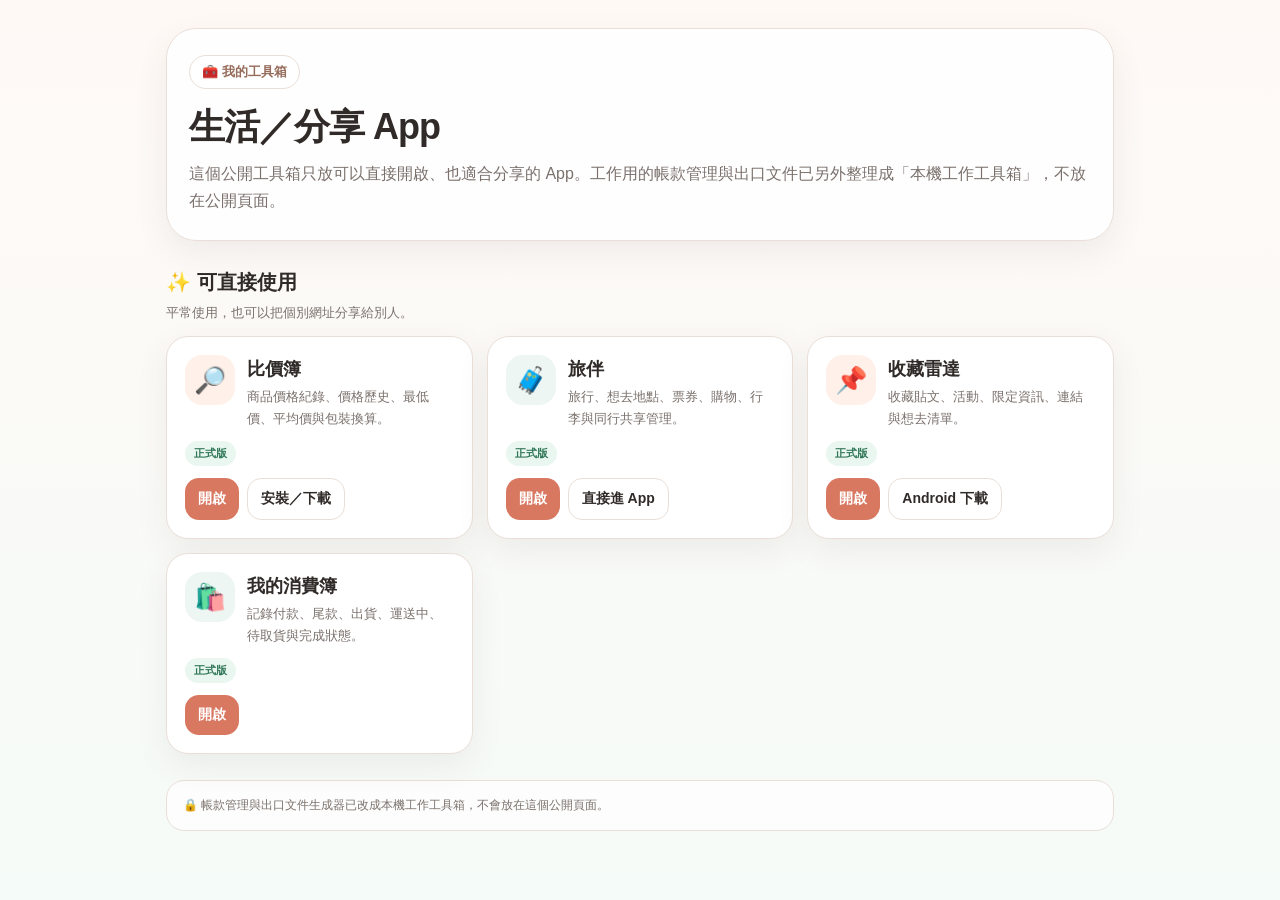
<file: toolbox/index.html>
<!doctype html><html lang="zh-Hant"><head><meta charset="utf-8"><meta name="viewport" content="width=device-width,initial-scale=1,viewport-fit=cover"><title>我的工具箱</title><meta name="theme-color" content="#fff8f4"><style>:root{--bg:#fff9f6;--card:#fff;--text:#302b28;--muted:#7a716c;--line:#eadfd8;--accent:#d97861;--green:#356859;--shadow:0 12px 32px rgba(90,70,58,.08)}*{box-sizing:border-box}body{margin:0;font-family:-apple-system,BlinkMacSystemFont,"Segoe UI","Noto Sans TC",sans-serif;background:linear-gradient(180deg,#fff9f6,#f5fbf8);color:var(--text);min-height:100vh}.wrap{max-width:980px;margin:auto;padding:28px 16px 50px}.hero{background:#ffffffd9;border:1px solid var(--line);border-radius:30px;padding:26px 22px;box-shadow:var(--shadow)}.pill{display:inline-flex;padding:7px 12px;border-radius:999px;background:#fff;border:1px solid var(--line);font-size:13px;color:#966c5b;font-weight:700}h1{margin:14px 0 8px;font-size:36px;letter-spacing:-1px}.lead{color:var(--muted);line-height:1.7;margin:0}.section{margin-top:28px}.section h2{font-size:20px;margin:0 0 12px}.sub{font-size:13px;color:var(--muted);margin:-4px 0 14px}.grid{display:grid;grid-template-columns:repeat(auto-fit,minmax(240px,1fr));gap:14px}.card{background:var(--card);border:1px solid var(--line);border-radius:22px;padding:18px;box-shadow:var(--shadow);display:flex;flex-direction:column;gap:12px}.head{display:flex;gap:12px;align-items:flex-start}.icon{width:50px;height:50px;border-radius:17px;background:#fff1e9;display:grid;place-items:center;font-size:26px;flex:0 0 auto}.icon.green{background:#edf6f2}.title{font-weight:850;font-size:18px;margin:2px 0 5px}.desc{color:var(--muted);font-size:13px;line-height:1.65;margin:0}.status{display:inline-flex;align-self:flex-start;padding:5px 9px;border-radius:999px;background:#eaf7f0;color:#2f7656;font-size:11px;font-weight:800}.actions{display:flex;flex-wrap:wrap;gap:8px;margin-top:auto}.btn{text-decoration:none;border:0;border-radius:14px;padding:11px 13px;font-weight:800;font-size:14px;display:inline-flex;align-items:center;justify-content:center;background:var(--accent);color:#fff}.btn.alt{background:#fff;color:var(--text);border:1px solid var(--line)}.note{margin-top:26px;color:var(--muted);font-size:12px;line-height:1.7;padding:14px 16px;border:1px solid var(--line);border-radius:18px;background:#ffffffaa}@media(max-width:600px){h1{font-size:30px}.grid{grid-template-columns:1fr}.wrap{padding-top:18px}.hero{border-radius:24px}}</style></head><body><main class="wrap"><section class="hero"><span class="pill">🧰 我的工具箱</span><h1>生活／分享 App</h1><p class="lead">這個公開工具箱只放可以直接開啟、也適合分享的 App。工作用的帳款管理與出口文件已另外整理成「本機工作工具箱」，不放在公開頁面。</p></section><section class="section"><h2>✨ 可直接使用</h2><p class="sub">平常使用，也可以把個別網址分享給別人。</p><div class="grid"><article class="card"><div class="head"><div class="icon">🔎</div><div><div class="title">比價簿</div><p class="desc">商品價格紀錄、價格歷史、最低價、平均價與包裝換算。</p></div></div><span class="status">正式版</span><div class="actions"><a class="btn" href="https://xzk410-stack.github.io/bijia-book-pwa/" target="_blank" rel="noopener">開啟</a><a class="btn alt" href="https://xzk410-stack.github.io/bijia-book-pwa/download.html" target="_blank" rel="noopener">安裝／下載</a></div></article><article class="card"><div class="head"><div class="icon green">🧳</div><div><div class="title">旅伴</div><p class="desc">旅行、想去地點、票券、購物、行李與同行共享管理。</p></div></div><span class="status">正式版</span><div class="actions"><a class="btn" href="https://xzk410-stack.github.io/bijia-book-pwa/travelmate/" target="_blank" rel="noopener">開啟</a><a class="btn alt" href="https://xzk410-stack.github.io/bijia-book-pwa/travelmate/app/" target="_blank" rel="noopener">直接進 App</a></div></article><article class="card"><div class="head"><div class="icon">📌</div><div><div class="title">收藏雷達</div><p class="desc">收藏貼文、活動、限定資訊、連結與想去清單。</p></div></div><span class="status">正式版</span><div class="actions"><a class="btn" href="https://save-radar-gold.vercel.app/" target="_blank" rel="noopener">開啟</a><a class="btn alt" href="https://save-radar-gold.vercel.app/download" target="_blank" rel="noopener">Android 下載</a></div></article><article class="card"><div class="head"><div class="icon green">🛍️</div><div><div class="title">我的消費簿</div><p class="desc">記錄付款、尾款、出貨、運送中、待取貨與完成狀態。</p></div></div><span class="status">正式版</span><div class="actions"><a class="btn" href="https://shaded-neon-x9jt2g7.shipstatic.com" target="_blank" rel="noopener">開啟</a></div></article></div></section><div class="note">🔒 帳款管理與出口文件生成器已改成本機工作工具箱，不會放在這個公開頁面。</div></main></body></html>
</file>
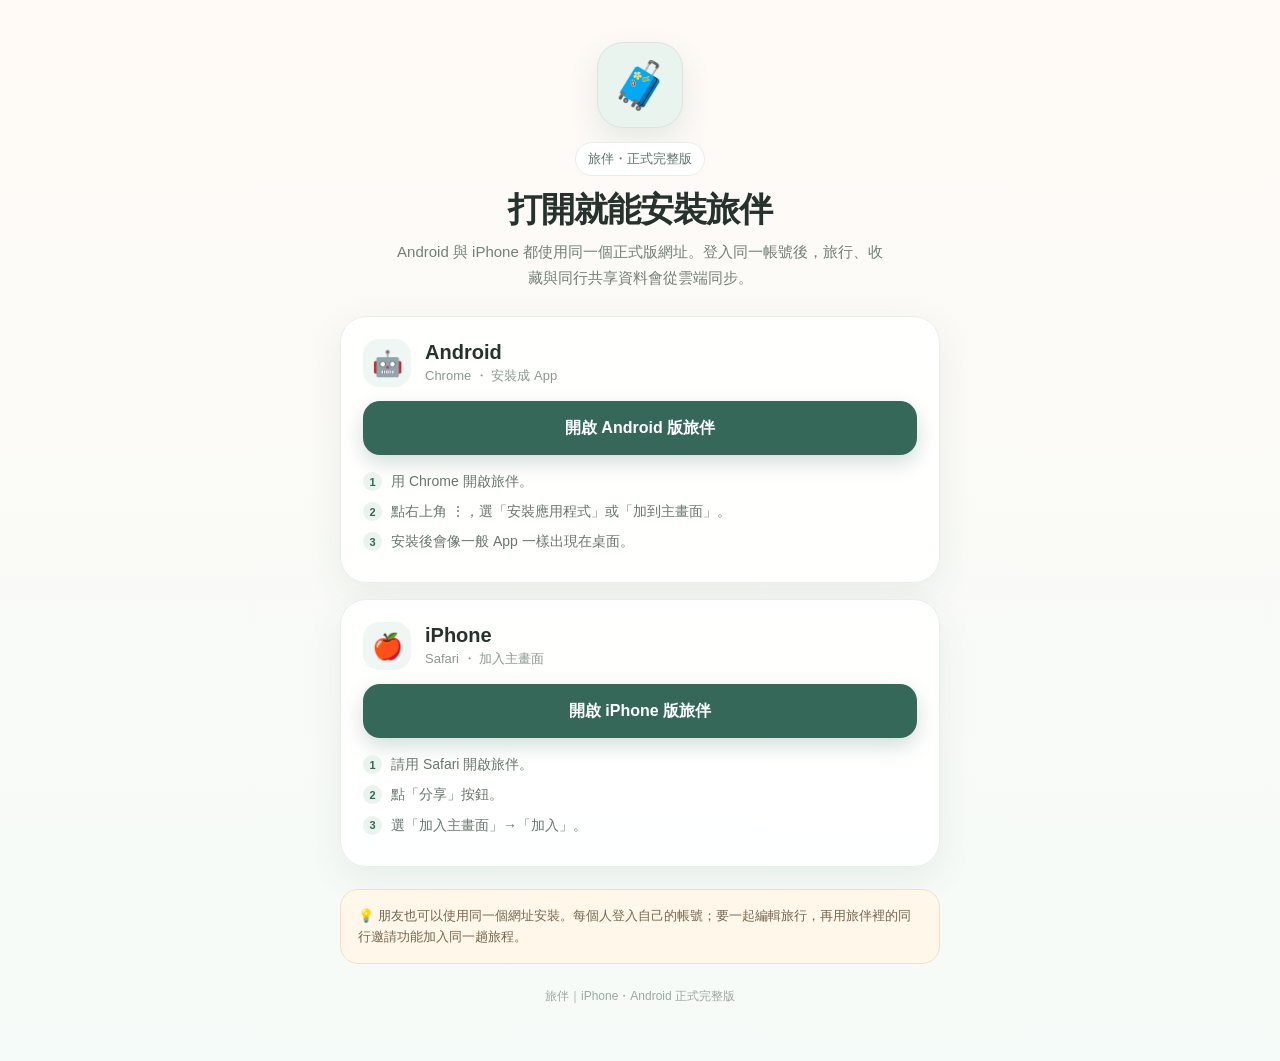
<file: travelmate/index.html>
<!doctype html>
<html lang="zh-Hant">
<head>
<meta charset="utf-8"><meta name="viewport" content="width=device-width,initial-scale=1,viewport-fit=cover"><meta name="theme-color" content="#356859">
<title>旅伴｜安裝正式版</title>
<style>
*{box-sizing:border-box}body{margin:0;font-family:-apple-system,BlinkMacSystemFont,"Segoe UI","Noto Sans TC",sans-serif;background:linear-gradient(180deg,#fffaf6 0%,#f5fbf8 100%);color:#25322d;min-height:100vh}.wrap{max-width:640px;margin:0 auto;padding:42px 20px 56px}.hero{text-align:center;margin-bottom:26px}.mark{width:86px;height:86px;border-radius:26px;margin:0 auto 14px;display:grid;place-items:center;background:#e9f4ef;border:1px solid #d5e8df;font-size:46px;box-shadow:0 12px 30px rgba(53,104,89,.12)}.badge{display:inline-flex;padding:7px 12px;border-radius:999px;background:#fff;border:1px solid #e7eee9;font-size:13px;color:#5c766c}h1{font-size:34px;line-height:1.15;margin:14px 0 10px;letter-spacing:-1px}.lead{margin:0 auto;color:#718079;line-height:1.7;font-size:15px;max-width:500px}.card{background:rgba(255,255,255,.94);border:1px solid #e9eee9;border-radius:26px;padding:22px;margin:16px 0;box-shadow:0 12px 36px rgba(48,79,67,.08)}.platform{display:flex;align-items:center;gap:14px;margin-bottom:12px}.icon{width:48px;height:48px;display:grid;place-items:center;border-radius:16px;background:#eef7f3;font-size:25px}.platform h2{font-size:20px;margin:0 0 3px}.sub{font-size:13px;color:#8a9892}.btn{display:flex;align-items:center;justify-content:center;text-decoration:none;width:100%;min-height:54px;border-radius:17px;font-weight:750;font-size:16px;margin-top:14px;background:#356859;color:#fff;box-shadow:0 8px 20px rgba(53,104,89,.22)}.btn:active{transform:scale(.985)}.steps{margin:15px 0 0;padding:0;list-style:none;counter-reset:item;color:#68766f;font-size:14px;line-height:1.65}.steps li{position:relative;padding-left:28px;margin:7px 0;counter-increment:item}.steps li:before{content:counter(item);position:absolute;left:0;top:2px;width:19px;height:19px;border-radius:50%;display:grid;place-items:center;background:#e9f4ef;color:#356859;font-size:11px;font-weight:700}.note{margin-top:22px;padding:15px 17px;border-radius:18px;background:#fff7ea;border:1px solid #f1e2c2;color:#796648;font-size:13px;line-height:1.65}.version{text-align:center;color:#9ca8a2;font-size:12px;margin-top:24px}@media(max-width:420px){.wrap{padding-top:30px}h1{font-size:30px}.card{padding:19px;border-radius:23px}}
</style></head><body><main class="wrap"><section class="hero"><div class="mark">🧳</div><div class="badge">旅伴・正式完整版</div><h1>打開就能安裝旅伴</h1><p class="lead">Android 與 iPhone 都使用同一個正式版網址。登入同一帳號後，旅行、收藏與同行共享資料會從雲端同步。</p></section>
<section class="card"><div class="platform"><div class="icon">🤖</div><div><h2>Android</h2><div class="sub">Chrome ・ 安裝成 App</div></div></div><a class="btn" href="./app/">開啟 Android 版旅伴</a><ol class="steps"><li>用 Chrome 開啟旅伴。</li><li>點右上角 ⋮，選「安裝應用程式」或「加到主畫面」。</li><li>安裝後會像一般 App 一樣出現在桌面。</li></ol></section>
<section class="card"><div class="platform"><div class="icon">🍎</div><div><h2>iPhone</h2><div class="sub">Safari ・ 加入主畫面</div></div></div><a class="btn" href="./app/">開啟 iPhone 版旅伴</a><ol class="steps"><li>請用 Safari 開啟旅伴。</li><li>點「分享」按鈕。</li><li>選「加入主畫面」→「加入」。</li></ol></section>
<div class="note">💡 朋友也可以使用同一個網址安裝。每個人登入自己的帳號；要一起編輯旅行，再用旅伴裡的同行邀請功能加入同一趟旅程。</div><div class="version">旅伴｜iPhone・Android 正式完整版</div></main></body></html>
</file>
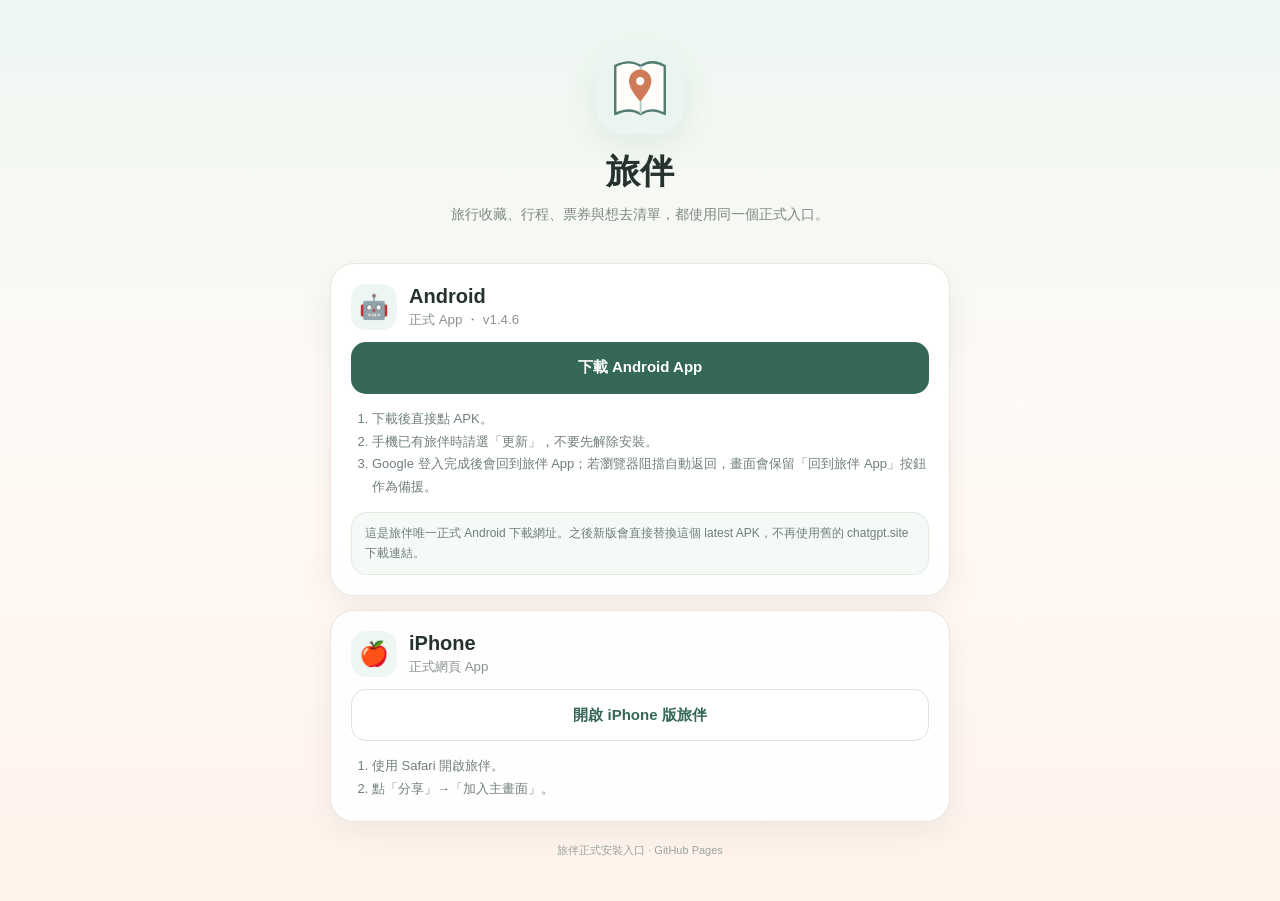
<file: tripmate-download/index.html>
<!doctype html>
<html lang="zh-Hant">
<head>
<meta charset="utf-8">
<meta name="viewport" content="width=device-width,initial-scale=1,viewport-fit=cover">
<meta http-equiv="Cache-Control" content="no-cache, no-store, must-revalidate">
<meta name="theme-color" content="#fffaf6">
<title>旅伴｜安裝</title>
<style>
*{box-sizing:border-box}html,body{margin:0;min-height:100%;font-family:-apple-system,BlinkMacSystemFont,"Segoe UI","Noto Sans TC",sans-serif;background:linear-gradient(180deg,#eef7f2 0%,#fffaf6 45%,#fff3eb 100%);color:#25322d}body{padding:calc(34px + env(safe-area-inset-top)) 18px calc(42px + env(safe-area-inset-bottom))}.wrap{width:min(620px,100%);margin:auto}.hero{text-align:center;padding:12px 8px 22px}.mark{width:88px;height:88px;border-radius:28px;background:#fff;display:grid;place-items:center;margin:0 auto 15px;box-shadow:0 12px 34px rgba(53,104,89,.10);overflow:hidden}.mark img{width:100%;height:100%;display:block}.hero h1{font-size:34px;margin:0 0 8px}.hero p{margin:0;color:#7d8984;line-height:1.7;font-size:14px}.card{background:rgba(255,255,255,.94);border:1px solid #ebe5df;border-radius:24px;padding:20px;margin:14px 0;box-shadow:0 10px 30px rgba(54,63,58,.07)}.row{display:flex;align-items:center;gap:12px;margin-bottom:12px}.ico{width:46px;height:46px;border-radius:15px;background:#eef6f2;display:grid;place-items:center;font-size:24px}.row h2{font-size:20px;margin:0}.row small{display:block;color:#8a938f;margin-top:3px}.btn{display:flex;align-items:center;justify-content:center;min-height:52px;border-radius:15px;text-decoration:none;font-weight:850;font-size:15px;margin-top:12px}.android{background:#356859;color:#fff}.iphone{background:#fff;border:1px solid #dfe4e0;color:#356859}.steps{margin:14px 0 0;padding-left:21px;color:#718079;font-size:13px;line-height:1.75}.note{font-size:12px;color:#6f7e77;background:#f5faf7;border:1px solid #dfece4;border-radius:15px;padding:11px 13px;line-height:1.65;margin-top:13px}.foot{text-align:center;color:#9aa29e;font-size:11px;margin-top:20px;line-height:1.6}
</style>
</head>
<body>
<main class="wrap">
<header class="hero"><div class="mark"><img src="../tripmate-live/icon.svg" alt="旅伴"></div><h1>旅伴</h1><p>旅行收藏、行程、票券與想去清單，都使用同一個正式入口。</p></header>
<section class="card"><div class="row"><div class="ico">🤖</div><div><h2>Android</h2><small>正式 App ・ v1.4.6</small></div></div><a class="btn android" href="https://izvrvlufxajezukyvgue.supabase.co/storage/v1/object/public/app-downloads/tripmate-latest.apk">下載 Android App</a><ol class="steps"><li>下載後直接點 APK。</li><li>手機已有旅伴時請選「更新」，不要先解除安裝。</li><li>Google 登入完成後會回到旅伴 App；若瀏覽器阻擋自動返回，畫面會保留「回到旅伴 App」按鈕作為備援。</li></ol><div class="note">這是旅伴唯一正式 Android 下載網址。之後新版會直接替換這個 latest APK，不再使用舊的 chatgpt.site 下載連結。</div></section>
<section class="card"><div class="row"><div class="ico">🍎</div><div><h2>iPhone</h2><small>正式網頁 App</small></div></div><a class="btn iphone" href="../tripmate-live/">開啟 iPhone 版旅伴</a><ol class="steps"><li>使用 Safari 開啟旅伴。</li><li>點「分享」→「加入主畫面」。</li></ol></section>
<div class="foot">旅伴正式安裝入口 · GitHub Pages</div>
</main>
</body>
</html>
</file>
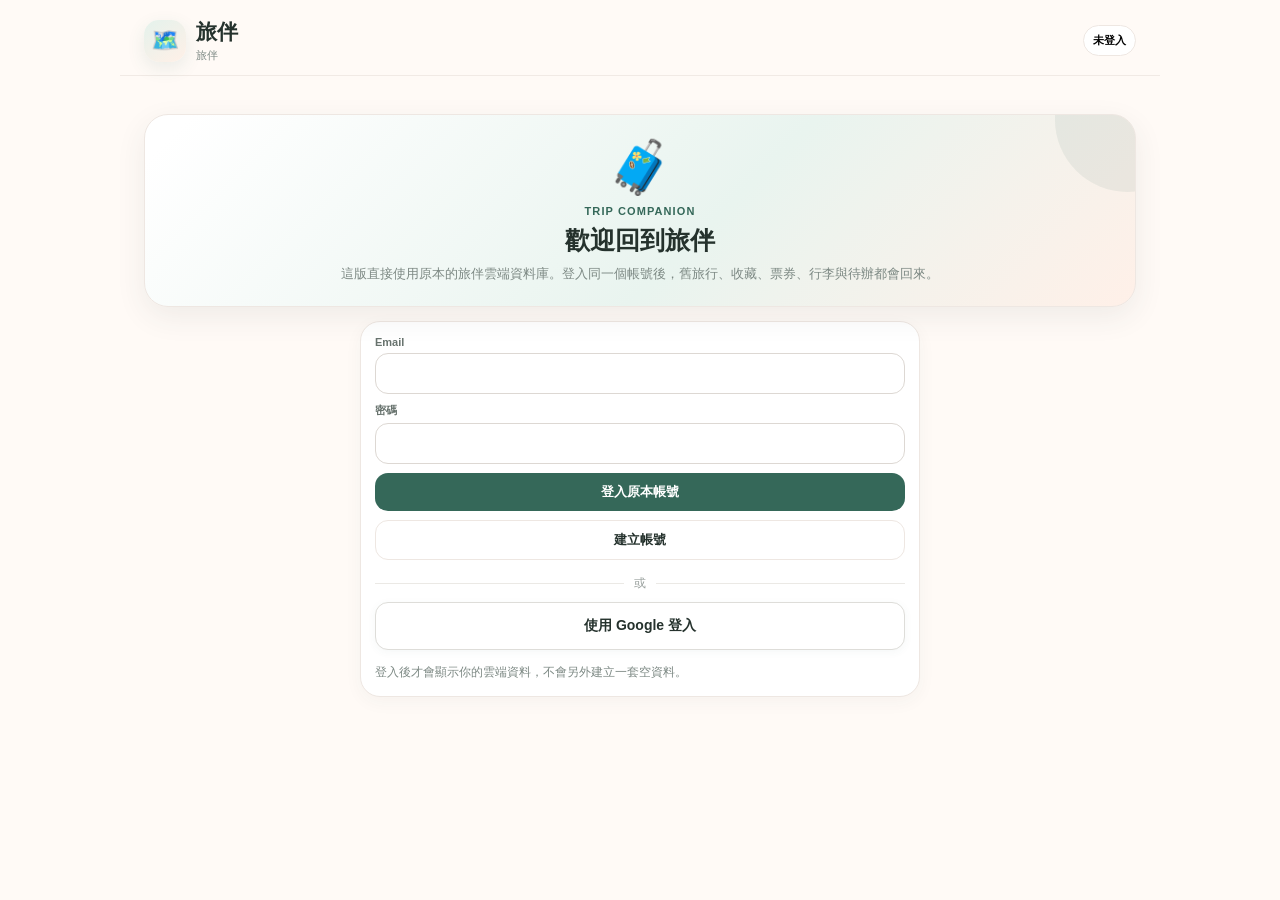
<file: tripmate-live/index.html>
<!doctype html>
<html lang="zh-Hant">
<head>
<meta http-equiv="Cache-Control" content="no-cache, no-store, must-revalidate">
<meta http-equiv="Pragma" content="no-cache">
<meta http-equiv="Expires" content="0">
<meta charset="utf-8">
<meta name="viewport" content="width=device-width,initial-scale=1,viewport-fit=cover,user-scalable=no">
<meta name="theme-color" content="#fffaf6">
<meta name="apple-mobile-web-app-capable" content="yes">
<meta name="apple-mobile-web-app-status-bar-style" content="default">
<meta name="apple-mobile-web-app-title" content="旅伴">
<meta name="format-detection" content="telephone=no">
<link rel="manifest" href="./manifest.webmanifest">
<link rel="apple-touch-icon" href="./icon.svg?v=20260907">
<link rel="icon" type="image/svg+xml" href="./icon.svg?v=20260907">
<title>旅伴・正式完整版</title>
<meta name="tripmate-wrapper" content="android-r2-20260901">
<style>
:root{--bg:#fffaf6;--card:#fff;--ink:#25322d;--muted:#7d8984;--line:#eee7e2;--green:#356859;--green2:#e9f4ef;--coral:#cf7b5a;--coral2:#fff0e8;--blue:#547fa3;--blue2:#edf5fb;--shadow:0 10px 30px rgba(54,63,58,.08);--safe-b:env(safe-area-inset-bottom,0px);--safe-t:env(safe-area-inset-top,0px)}
*{box-sizing:border-box;-webkit-tap-highlight-color:transparent}html,body{margin:0;background:var(--bg);color:var(--ink);font-family:-apple-system,BlinkMacSystemFont,"PingFang TC","Noto Sans TC","Segoe UI",sans-serif}body{min-height:100vh;padding-top:var(--safe-t);padding-bottom:calc(78px + var(--safe-b))}button,input,select,textarea{font:inherit}button{cursor:pointer}.app{max-width:760px;margin:0 auto}.topbar{position:relative;top:auto;z-index:20;background:rgba(255,250,246,.96);backdrop-filter:blur(18px);padding:14px 16px 10px;border-bottom:1px solid rgba(238,231,226,.8)}.toprow{display:flex;align-items:center;gap:10px}.brand{display:flex;align-items:center;gap:10px;min-width:0;flex:1}.brandmark{width:42px;height:42px;border-radius:15px;background:linear-gradient(145deg,#e4f2ec,#fff0e7);display:grid;place-items:center;font-size:23px;box-shadow:0 6px 18px rgba(53,104,89,.10)}.brand h1{font-size:21px;margin:0}.subtitle{font-size:11px;color:var(--muted);white-space:nowrap;overflow:hidden;text-overflow:ellipsis;max-width:245px;margin-top:2px}.statuspill{font-size:11px;font-weight:700;padding:7px 9px;border-radius:999px;background:#fff;border:1px solid var(--line);white-space:nowrap}.statuspill.online{background:var(--green2);border-color:#d6e9e0;color:var(--green)}main{padding:14px 14px 28px}.view{display:none}.view.active{display:block}.hero{background:linear-gradient(135deg,#fff 4%,var(--green2) 57%,var(--coral2) 100%);border:1px solid var(--line);border-radius:24px;padding:18px;box-shadow:var(--shadow);position:relative;overflow:hidden;margin-bottom:14px}.hero:after{content:"";position:absolute;width:145px;height:145px;border-radius:50%;right:-65px;top:-68px;background:rgba(53,104,89,.08)}.hero>*{position:relative;z-index:1}.eyebrow{font-size:11px;letter-spacing:.1em;color:var(--green);font-weight:800}.hero h2{font-size:25px;margin:7px 0 6px}.hero p{font-size:13px;color:var(--muted);line-height:1.65;margin:0}.sectionhead{display:flex;align-items:end;justify-content:space-between;gap:8px;margin:18px 3px 10px}.sectionhead h2,.sectionhead h3{margin:0;font-size:18px}.sectionhead p{margin:2px 0 0;color:var(--muted);font-size:11px}.linkbtn,.ghostbtn,.softbtn,.primarybtn,.dangerbtn{border:0;border-radius:13px;padding:10px 12px;font-weight:750;font-size:13px}.linkbtn{background:transparent;color:var(--green);padding:7px}.ghostbtn{background:#fff;border:1px solid var(--line);color:var(--ink)}.softbtn{background:var(--green2);color:var(--green)}.primarybtn{background:var(--green);color:#fff}.dangerbtn{background:#fff0ef;color:#a1443f}.wide{width:100%}.stack{display:grid;gap:10px}.card{background:var(--card);border:1px solid var(--line);border-radius:20px;padding:14px;box-shadow:0 5px 18px rgba(54,63,58,.045)}.card.selected{border-color:#b8d9cb;background:#f6fbf8}.cardrow{display:flex;align-items:flex-start;gap:11px}.cardicon{width:42px;height:42px;flex:0 0 42px;border-radius:14px;background:var(--green2);display:grid;place-items:center;font-size:21px}.cardmain{min-width:0;flex:1}.cardtitle{font-size:16px;font-weight:800;line-height:1.3}.done-title{text-decoration:line-through;color:#8d9692}.meta{font-size:12px;color:var(--muted);line-height:1.55;margin-top:4px}.note{font-size:12px;line-height:1.6;margin-top:8px;background:#faf8f5;border-radius:12px;padding:9px 10px}.actions{display:flex;gap:7px;flex-wrap:wrap;margin-top:11px}.mini{border:0;border-radius:10px;background:#f7f5f2;color:var(--ink);padding:7px 9px;font-size:11px;font-weight:700}.mini.good{background:var(--green2);color:var(--green)}.mini.warn{background:var(--coral2);color:#a85d40}.mini.danger{background:#fff0ef;color:#a1443f}.badge{display:inline-flex;align-items:center;gap:4px;padding:4px 7px;border-radius:999px;font-size:10px;font-weight:800;background:#f4f2ef;color:#66706c;margin-right:4px}.badge.green{background:var(--green2);color:var(--green)}.badge.coral{background:var(--coral2);color:#a85d40}.badge.blue{background:var(--blue2);color:var(--blue)}.chips{display:flex;gap:7px;overflow:auto;padding:2px 1px 6px;scrollbar-width:none}.chips::-webkit-scrollbar{display:none}.chip{border:1px solid var(--line);background:#fff;border-radius:999px;padding:8px 11px;white-space:nowrap;font-size:12px;font-weight:700;color:#626c67}.chip.active{background:var(--ink);border-color:var(--ink);color:#fff}.empty{background:#fff;border:1px dashed #ddd5cf;border-radius:20px;padding:28px 18px;text-align:center;color:var(--muted)}.empty .big{font-size:34px;margin-bottom:7px}.empty b{display:block;color:var(--ink);margin-bottom:4px}.timeline{position:relative;padding-left:20px}.timeline:before{content:"";position:absolute;left:6px;top:10px;bottom:12px;border-left:2px dotted #d8d4cf}.timeitem{position:relative;margin-bottom:11px}.timeitem:before{content:"";position:absolute;left:-18px;top:17px;width:9px;height:9px;border-radius:50%;background:var(--green);box-shadow:0 0 0 4px var(--bg)}.timecard{background:#fff;border:1px solid var(--line);border-radius:17px;padding:12px}.time{font-size:11px;color:var(--green);font-weight:850;margin-bottom:3px}.seg{display:flex;background:#f0ede9;border-radius:14px;padding:3px;overflow:auto;margin-bottom:12px}.seg button{flex:1;min-width:max-content;border:0;background:transparent;padding:8px 10px;border-radius:11px;color:#6c7671;font-size:11px;font-weight:800}.seg button.active{background:white;color:var(--ink);box-shadow:0 2px 8px rgba(0,0,0,.06)}.checkrow{display:flex;gap:10px;align-items:flex-start}.checkrow input[type=checkbox]{width:20px;height:20px;accent-color:var(--green);margin-top:1px}.money{font-weight:850;color:var(--green);white-space:nowrap}.callout{border:1px solid #d8e7df;background:#f3faf6;border-radius:18px;padding:13px;line-height:1.6;font-size:12px}.callout.coral{border-color:#f0d8c9;background:#fff7f1}.authbox{display:grid;gap:9px}.field{display:grid;gap:5px}.field label{font-size:11px;color:#68736e;font-weight:750}.field input,.field select,.field textarea{width:100%;border:1px solid #ddd8d3;background:#fff;border-radius:13px;padding:11px 12px;color:var(--ink);outline:none;font-size:15px}.field textarea{min-height:80px;resize:vertical}.field input:focus,.field select:focus,.field textarea:focus{border-color:#91b8a8;box-shadow:0 0 0 3px rgba(53,104,89,.08)}.grid2{display:grid;grid-template-columns:1fr 1fr;gap:9px}.bottomnav{position:fixed;left:0;right:0;bottom:0;z-index:30;background:rgba(255,255,255,.97);backdrop-filter:blur(20px);border-top:1px solid var(--line);padding:7px max(8px,env(safe-area-inset-right)) calc(7px + var(--safe-b)) max(8px,env(safe-area-inset-left));display:grid;grid-template-columns:repeat(5,1fr)}.navbtn{border:0;background:transparent;display:grid;place-items:center;gap:2px;padding:5px 2px;color:#8b9490;font-size:10px;font-weight:700}.navbtn .ico{font-size:20px;filter:grayscale(.35);transform:translateY(1px)}.navbtn.active{color:var(--green)}.navbtn.active .ico{filter:none}.fab{position:fixed;right:max(18px,calc((100vw - 760px)/2 + 18px));bottom:calc(86px + var(--safe-b));z-index:25;width:54px;height:54px;border-radius:18px;border:0;background:var(--green);color:#fff;font-size:28px;line-height:1;box-shadow:0 12px 24px rgba(53,104,89,.28)}.modal{position:fixed;inset:0;z-index:60;background:rgba(28,34,31,.42);display:none;align-items:center;justify-content:center;padding:14px}.modal.show{display:flex}.sheet{width:min(560px,100%);background:var(--bg);border:1px solid rgba(255,255,255,.7);border-radius:24px;max-height:min(86dvh,760px);overflow:auto;padding:18px 16px calc(18px + var(--safe-b));box-shadow:0 20px 55px rgba(0,0,0,.20)}.grab{display:none}.sheethead{display:flex;align-items:center;justify-content:space-between;gap:8px;margin-bottom:13px}.sheethead h2{font-size:19px;margin:0}.closebtn{width:34px;height:34px;border-radius:12px;border:0;background:#eeeae6;font-size:18px}.formgrid{display:grid;gap:10px}.sheetactions{display:grid;grid-template-columns:1fr 1.5fr;gap:8px;margin-top:15px}
@media(max-width:540px){.modal{padding:10px}.sheet{width:100%;max-height:88dvh;border-radius:22px;padding:16px 14px calc(16px + var(--safe-b))}.sheethead{position:sticky;top:-16px;z-index:2;background:var(--bg);padding:6px 0 10px}.sheetactions{position:sticky;bottom:calc(-16px - var(--safe-b));background:linear-gradient(180deg,rgba(255,250,246,0),var(--bg) 22%);padding:18px 0 calc(8px + var(--safe-b));margin-top:8px}}
.toast{position:fixed;left:50%;bottom:calc(90px + var(--safe-b));z-index:99;transform:translate(-50%,20px);background:#25322d;color:#fff;border-radius:13px;padding:10px 13px;font-size:12px;font-weight:700;opacity:0;pointer-events:none;transition:.2s;max-width:86vw;text-align:center}.toast.show{opacity:1;transform:translate(-50%,0)}.syncbar{display:none;align-items:center;gap:8px;font-size:11px;color:var(--muted);padding:6px 2px 0}.syncbar.show{display:flex}.spinner{width:12px;height:12px;border-radius:50%;border:2px solid #c7d9d1;border-top-color:var(--green);animation:spin .8s linear infinite}@keyframes spin{to{transform:rotate(360deg)}}.rowbetween{display:flex;justify-content:space-between;align-items:center;gap:8px}.muted{color:var(--muted)}.small{font-size:11px}.hidden{display:none!important}.home-dashboard{display:grid;gap:12px}.trip-title-row{display:flex;align-items:flex-start;justify-content:space-between;gap:12px;margin-top:4px}.trip-title-row h2{margin:0;font-size:25px;line-height:1.2}.dday{flex:0 0 auto;background:#fff;border:1px solid var(--line);box-shadow:0 5px 16px rgba(40,55,48,.07);border-radius:15px;padding:8px 10px;text-align:center;min-width:64px}.dday b{display:block;font-size:16px;color:var(--green)}.dday span{font-size:9px;color:var(--muted)}.hero-meta{display:flex;flex-wrap:wrap;gap:6px;margin-top:10px}.hero-meta span{background:rgba(255,255,255,.72);border:1px solid rgba(0,0,0,.045);border-radius:999px;padding:6px 9px;font-size:11px}.quick-grid{display:grid;grid-template-columns:repeat(4,1fr);gap:8px}.quick-card{border:1px solid var(--line);background:#fff;border-radius:17px;padding:11px 7px;text-align:center;color:var(--ink);min-width:0}.quick-card .qico{display:block;font-size:20px;margin-bottom:4px}.quick-card b{display:block;font-size:11px}.quick-card small{display:block;color:var(--muted);font-size:9px;margin-top:2px;white-space:nowrap;overflow:hidden;text-overflow:ellipsis}.overview-row{display:grid;grid-template-columns:repeat(3,1fr);gap:8px}.overview-box{background:#fff;border:1px solid var(--line);border-radius:16px;padding:11px;text-align:center}.overview-box b{display:block;font-size:18px;color:var(--green)}.overview-box span{font-size:9px;color:var(--muted)}.prep-grid{display:grid;grid-template-columns:repeat(2,1fr);gap:8px}.prep-item{background:#fff;border:1px solid var(--line);border-radius:16px;padding:11px;display:flex;align-items:flex-start;gap:8px}.prep-item.good{background:#f6fbf8;border-color:#d6e9e0}.prep-item .pico{font-size:19px}.prep-item b{font-size:12px;display:block}.prep-item small{font-size:9px;color:var(--muted);display:block;margin-top:2px;line-height:1.45}.prep-status{margin-left:auto;font-size:14px;font-weight:900;color:var(--muted)}.prep-item.good .prep-status{color:var(--green)}.missing{border:1px solid #efd6c8;background:#fff7f1;border-radius:15px;padding:11px 12px;font-size:12px;line-height:1.55}.tool-grid{display:grid;grid-template-columns:repeat(2,1fr);gap:10px}.tool-card{border:1px solid var(--line);background:#fff;border-radius:19px;padding:14px;text-align:left;color:var(--ink);min-height:110px}.tool-card .tool-ico{font-size:24px;display:block;margin-bottom:10px}.tool-card b{display:block;font-size:14px}.tool-card small{display:block;color:var(--muted);font-size:10px;line-height:1.5;margin-top:3px}.tool-card .tool-count{float:right;background:var(--green2);color:var(--green);padding:3px 7px;border-radius:999px;font-size:10px;font-weight:850}.backbar{display:flex;align-items:center;gap:9px;margin:2px 0 13px}.backbar button{width:36px;height:36px;border:0;border-radius:12px;background:#fff;border:1px solid var(--line);font-size:18px}.backbar b{font-size:18px}.progress{height:9px;background:#eeeae6;border-radius:999px;overflow:hidden;margin-top:10px}.progress>span{display:block;height:100%;background:var(--green);border-radius:inherit}.filterbox{display:grid;gap:8px;margin-bottom:12px}.searchrow{display:flex;gap:7px}.searchrow input{flex:1;min-width:0}.soft-input{border:1px solid #ddd8d3;background:#fff;border-radius:13px;padding:10px 12px;width:100%}.theme-grid{display:grid;grid-template-columns:repeat(2,1fr);gap:9px}.theme-choice{border:2px solid transparent;background:#fff;border-radius:17px;padding:11px;text-align:left;color:var(--ink);position:relative}.theme-choice.selected{border-color:var(--green)}.icon-grid{display:grid;grid-template-columns:repeat(3,1fr);gap:8px}.icon-choice{border:2px solid transparent;background:#fff;border-radius:16px;padding:10px 6px;text-align:center;color:var(--ink)}.icon-choice.selected{border-color:var(--green);background:var(--green2)}.icon-choice .icon-art{font-size:27px;line-height:1.2}.icon-choice b{display:block;font-size:10px;margin-top:5px;white-space:nowrap;overflow:hidden;text-overflow:ellipsis}.icon-theme-title{font-size:12px;font-weight:850;margin:12px 2px 7px}.swatches{display:flex;gap:5px;margin-bottom:8px}.swatches i{width:23px;height:23px;border-radius:8px;border:1px solid rgba(0,0,0,.05)}.archive-label{font-size:11px;color:var(--muted);font-weight:800;margin:14px 2px 8px}.login-gate{padding-top:20px}.login-gate .hero{text-align:center}.login-gate .hero .brandbig{font-size:52px;margin-bottom:7px}.login-card{max-width:480px;margin:0 auto}.danger-text{color:#a1443f}.datechips{display:flex;gap:7px;overflow:auto;padding-bottom:6px}.datechip{border:1px solid var(--line);background:#fff;border-radius:13px;padding:8px 10px;white-space:nowrap;font-size:11px;font-weight:800}.datechip.active{background:var(--green);border-color:var(--green);color:#fff}@media(max-width:390px){main{padding-left:11px;padding-right:11px}.grid2{grid-template-columns:1fr}.subtitle{max-width:180px}.sheet{padding-left:13px;padding-right:13px}.quick-grid{gap:5px}.quick-card{padding-left:4px;padding-right:4px}.prep-grid{grid-template-columns:1fr 1fr}}@media(max-width:340px){.tool-grid,.theme-grid,.prep-grid{grid-template-columns:1fr}.quick-grid{grid-template-columns:repeat(2,1fr)}}

/* formal dashboard parity */
.home-section{margin-top:2px}.home-section-head{display:flex;align-items:flex-end;justify-content:space-between;gap:8px;margin:18px 3px 10px}.home-section-head h3{margin:0;font-size:18px}.home-section-head small{display:block;margin-top:3px;color:var(--muted);font-size:10px}.textbtn{border:0;background:transparent;color:var(--green);font-size:12px;font-weight:800;padding:7px}.important-grid{display:grid;gap:9px}.important-card{background:#fff;border:1px solid var(--line);border-radius:18px;padding:13px;box-shadow:0 5px 18px rgba(54,63,58,.04)}.important-card.next{border-color:#bfded0;background:linear-gradient(135deg,#fff,#f5fbf8)}.imp-top{display:flex;align-items:flex-start;justify-content:space-between;gap:9px}.imp-when{font-size:10px;color:var(--green);font-weight:850;margin-bottom:3px}.imp-title{font-size:15px;font-weight:850;line-height:1.35}.imp-type{font-size:9px;font-weight:800;color:var(--muted);background:#f5f2ef;border-radius:999px;padding:4px 7px;white-space:nowrap}.imp-route{font-size:13px;font-weight:750;margin-top:9px}.imp-details{display:flex;gap:6px;flex-wrap:wrap;margin-top:8px}.imp-details span{font-size:10px;color:#65716c;background:#f7f5f2;border-radius:9px;padding:5px 7px}.imp-code,.code-pill{display:flex;align-items:center;justify-content:space-between;gap:8px;background:#f3faf6;border:1px dashed #b8d8c9;border-radius:13px;padding:9px 10px;margin-top:9px}.imp-code code,.code-pill code{font-size:15px;font-weight:900;letter-spacing:.05em;color:var(--green)}.nav-inline{display:flex;gap:6px;flex-wrap:wrap;margin-top:9px}.home-timeline{display:grid;gap:7px}.home-event{display:grid;grid-template-columns:52px 1fr;gap:8px;background:#fff;border:1px solid var(--line);border-radius:15px;padding:10px}.home-event .et{font-size:11px;color:var(--green);font-weight:850}.home-event .en{font-size:13px;font-weight:800;line-height:1.35}.home-event .em{font-size:10px;color:var(--muted);line-height:1.45;margin-top:2px}.settingline{display:flex;align-items:center;justify-content:space-between;gap:8px;background:#fff;border:1px solid var(--line);border-radius:15px;padding:11px 12px;list-style:none}.settingline::-webkit-details-marker{display:none}.settingline small{display:block;color:var(--muted);font-size:10px;margin-top:2px}.archive-note{font-size:11px;color:var(--muted);line-height:1.55;padding:9px 3px}.trip-status{margin-left:6px}.source-actions{display:flex;gap:6px;flex-wrap:wrap}.viewer-note{font-size:10px;color:var(--muted);margin-top:6px}
</style>
<style id="desktop-web-polish-tripmate">
@media (min-width:900px){
  .app{max-width:1040px}
  .topbar{padding:18px 24px 12px}
  main{padding:18px 24px 38px}
  .hero{padding:22px 24px}
  .tool-grid{grid-template-columns:repeat(3,minmax(0,1fr))}
  .prep-grid{grid-template-columns:repeat(4,minmax(0,1fr))}
  .important-grid{grid-template-columns:repeat(2,minmax(0,1fr))}
  .theme-grid{grid-template-columns:repeat(3,minmax(0,1fr))}
  .bottomnav{
    left:50%;right:auto;transform:translateX(-50%);
    width:min(1040px,calc(100% - 48px));
    border:1px solid var(--line);border-bottom:0;
    border-radius:18px 18px 0 0;
    box-shadow:0 -8px 28px rgba(54,63,58,.055)
  }
  .fab{right:max(30px,calc((100vw - 1040px)/2 + 30px));bottom:94px}
  .modal{padding:28px}
  .sheet{
    width:min(720px,calc(100% - 56px));
    max-height:82vh;
    padding:22px 24px;
    border-radius:24px
  }
  .login-card{max-width:560px}
}
@media (hover:hover) and (pointer:fine){
  .card,.tool-card,.quick-card,.important-card,.settingline,.datechip,.navbtn{
    transition:transform .14s ease,box-shadow .14s ease,border-color .14s ease
  }
  .tool-card:hover,.important-card:hover,.card:hover{
    transform:translateY(-1px);
    box-shadow:0 10px 28px rgba(54,63,58,.07)
  }
}
</style>
</head>
<body>
<div class="app">
<header class="topbar"><div class="toprow"><div class="brand"><div class="brandmark">🧳</div><div><h1>旅伴</h1><div class="subtitle" id="topSubtitle">正式完整版</div></div></div><button class="statuspill" id="cloudStatus" title="旅伴正式版">未登入</button></div><div class="syncbar" id="syncBar"><span class="spinner"></span><span id="syncText">同步中…</span></div></header>
<main>
<section class="view active" id="tripsView"></section>
<section class="view" id="placesView"></section>
<section class="view" id="todayView"></section>
<section class="view" id="ticketsView"></section>
<section class="view" id="moreView"></section>
</main></div>
<button class="fab" id="fab" aria-label="新增">＋</button>
<nav class="bottomnav"><button class="navbtn active" data-tab="trips"><span class="ico">🏠</span><span>旅行</span></button><button class="navbtn" data-tab="places"><span class="ico">📍</span><span>想去</span></button><button class="navbtn" data-tab="today"><span class="ico">📅</span><span>今天</span></button><button class="navbtn" data-tab="tickets"><span class="ico">🎫</span><span>票券</span></button><button class="navbtn" data-tab="more"><span class="ico">◫</span><span>工具</span></button></nav>
<div class="modal" id="formModal"><div class="sheet"><div class="grab"></div><div class="sheethead"><h2 id="formTitle">新增</h2><button class="closebtn" data-close-modal>×</button></div><form id="dynamicForm"><div class="formgrid" id="formFields"></div><div class="sheetactions"><button type="button" class="ghostbtn" data-close-modal>取消</button><button type="submit" class="primarybtn">儲存</button></div></form></div></div>
<div class="modal" id="confirmModal"><div class="sheet"><div class="grab"></div><div class="sheethead"><h2 id="confirmTitle">確認</h2><button class="closebtn" data-close-confirm>×</button></div><div class="callout coral" id="confirmText"></div><div class="sheetactions"><button class="ghostbtn" data-close-confirm>取消</button><button class="dangerbtn" id="confirmOk">確定</button></div></div></div>
<div class="toast" id="toast"></div>
<script>
'use strict';
const SUPABASE_URL='https://dfvrlddywisvlnsqdjuf.supabase.co';
const SUPABASE_KEY='sb_publishable_RO7yssf3v-kRdtI12fVx8w_gnpcKK5I';
const SESSION_KEY='tripmate_ios_session_v120';
const UI_KEY='tripmate_ios_ui_v120';
const THEMES=[{id:'sage',name:'奶油綠',accent:'#356859',soft:'#e9f4ef',bg:'#fffaf6',coral:'#cf7b5a',coral2:'#fff0e8'},{id:'sky',name:'晴空藍',accent:'#4f769b',soft:'#eaf3fb',bg:'#f9fcff',coral:'#c98467',coral2:'#fff1ea'},{id:'lavender',name:'霧紫',accent:'#72658f',soft:'#f0ecf7',bg:'#fcfaff',coral:'#bd786e',coral2:'#fff0ed'},{id:'mocha',name:'奶咖',accent:'#705f51',soft:'#f2ece7',bg:'#fffaf5',coral:'#b9795f',coral2:'#fff0e8'}];
const $=s=>document.querySelector(s), $$=s=>[...document.querySelectorAll(s)], esc=v=>String(v??'').replace(/[&<>'"]/g,c=>({'&':'&amp;','<':'&lt;','>':'&gt;',"'":'&#39;','"':'&quot;'}[c]));
const uid=()=>crypto.randomUUID?crypto.randomUUID():'c_'+Date.now().toString(36)+Math.random().toString(36).slice(2), q=v=>encodeURIComponent(v??'');
const APP_ICONS=[
{id:'b1',theme:'B',name:'微笑行李箱',emoji:'🧳'},{id:'b2',theme:'B',name:'地圖與定位',emoji:'🗺️'},{id:'b3',theme:'B',name:'小飛機',emoji:'✈️'},{id:'b4',theme:'B',name:'旅行護照',emoji:'📘'},{id:'b5',theme:'B',name:'雲朵路線',emoji:'☁️'},{id:'b6',theme:'B',name:'旅行日記',emoji:'📓'},
{id:'c1',theme:'C',name:'地圖與定位',emoji:'🗺️'},{id:'c2',theme:'C',name:'機票／票券',emoji:'🎫'},{id:'c3',theme:'C',name:'行李箱',emoji:'🧳'},{id:'c4',theme:'C',name:'飛行路線',emoji:'✈️'},{id:'c5',theme:'C',name:'護照',emoji:'📘'},{id:'c6',theme:'C',name:'旅行印章',emoji:'🛂'}];
const ICON_THEMES={B:'可愛柔和風',C:'日系清新風'};
function iconEmoji(id){return (APP_ICONS.find(x=>x.id===id)||APP_ICONS.find(x=>x.id==='c1')).emoji}
function iconOptionsHtml(theme){return `<div class="icon-theme-title">${theme} · ${ICON_THEMES[theme]}</div><div class="icon-grid">${APP_ICONS.filter(x=>x.theme===theme).map(x=>`<button class="icon-choice ${state.iconId===x.id?'selected':''}" data-app-icon="${x.id}"><span class="icon-art">${x.emoji}</span><b>${esc(x.name)}</b></button>`).join('')}</div>`}
const state={tab:'trips',more:'hub',session:loadSession(),trips:[],roles:{},trip:null,places:[],savedPlaces:[],shopping:[],tickets:[],tasks:[],luggage:[],expenses:[],today:'',placeScope:'library',placeSearch:'',placeStatus:'還想去',placePriority:'全部',placeArea:'全部地區',placeCategory:'全部分類',themeId:'sage',iconId:'c1',busy:false,lastInvite:''};
let currentForm=null,confirmAction=null,refreshPromise=null;
function loadSession(){try{return JSON.parse(localStorage.getItem(SESSION_KEY)||'null')}catch{return null}}function saveSession(s){state.session=s;if(s)localStorage.setItem(SESSION_KEY,JSON.stringify(s));else localStorage.removeItem(SESSION_KEY)}function loadUI(){try{return JSON.parse(localStorage.getItem(UI_KEY)||'{}')}catch{return {}}}function saveUI(){localStorage.setItem(UI_KEY,JSON.stringify({tripId:state.trip?.id||'',tab:state.tab,more:state.more,today:state.today,placeScope:state.placeScope,placeStatus:state.placeStatus,placePriority:state.placePriority,placeArea:state.placeArea,placeCategory:state.placeCategory,placeSearch:state.placeSearch,themeId:state.themeId,iconId:state.iconId}))}
function toast(msg){const t=$('#toast');t.textContent=msg;t.classList.add('show');clearTimeout(toast.t);toast.t=setTimeout(()=>t.classList.remove('show'),2300)}function setBusy(v,msg='同步中…'){state.busy=v;$('#syncBar').classList.toggle('show',v);$('#syncText').textContent=msg}function errText(e){let s=String(e?.message||e||'發生錯誤');try{const j=JSON.parse(s);s=j.msg||j.message||j.error_description||j.error||s}catch{}return s}
function applyTheme(){const t=THEMES.find(x=>x.id===state.themeId)||THEMES[0];const s=document.documentElement.style;s.setProperty('--green',t.accent);s.setProperty('--green2',t.soft);s.setProperty('--bg',t.bg);s.setProperty('--coral',t.coral);s.setProperty('--coral2',t.coral2);document.querySelector('meta[name="theme-color"]').content=t.bg}
async function refreshSession(){if(refreshPromise)return refreshPromise;const rt=state.session?.refresh_token;if(!rt)throw new Error('登入已過期，請重新登入');refreshPromise=(async()=>{const r=await fetch(SUPABASE_URL+'/auth/v1/token?grant_type=refresh_token',{method:'POST',headers:{apikey:SUPABASE_KEY,'Content-Type':'application/json'},body:JSON.stringify({refresh_token:rt})});const text=await r.text();if(!r.ok){saveSession(null);throw new Error(text||'登入已過期')}const x=JSON.parse(text);saveSession({...x,user:x.user||state.session.user});return x})().finally(()=>refreshPromise=null);return refreshPromise}
async function api(path,opt={},retry=true){const headers={apikey:SUPABASE_KEY,'Content-Type':'application/json',...(opt.headers||{})};if(state.session?.access_token)headers.Authorization='Bearer '+state.session.access_token;const r=await fetch(SUPABASE_URL+path,{...opt,headers});if(r.status===401&&retry&&state.session?.refresh_token){await refreshSession();return api(path,opt,false)}const text=await r.text();if(!r.ok)throw new Error(text||('HTTP '+r.status));if(!text)return null;try{return JSON.parse(text)}catch{return text}}
async function authRequest(path,body){const r=await fetch(SUPABASE_URL+path,{method:'POST',headers:{apikey:SUPABASE_KEY,'Content-Type':'application/json'},body:JSON.stringify(body)});const text=await r.text();if(!r.ok)throw new Error(text||'登入失敗');return text?JSON.parse(text):null}
async function getRows(table,query=''){return await api('/rest/v1/'+table+'?'+query,{headers:{Accept:'application/json'}})||[]}async function insertRow(table,row){const x=await api('/rest/v1/'+table,{method:'POST',headers:{Prefer:'return=representation'},body:JSON.stringify(row)});return Array.isArray(x)?x[0]:x}async function patchRow(table,id,row){const x=await api('/rest/v1/'+table+'?id=eq.'+q(id),{method:'PATCH',headers:{Prefer:'return=representation'},body:JSON.stringify(row)});return Array.isArray(x)?x[0]:x}async function deleteRow(table,id){return api('/rest/v1/'+table+'?id=eq.'+q(id),{method:'DELETE',headers:{Prefer:'return=minimal'}})}async function rpc(fn,body){return api('/rest/v1/rpc/'+fn,{method:'POST',body:JSON.stringify(body)})}
function localDateKey(){const d=new Date(),o=d.getTimezoneOffset();return new Date(d-o*60000).toISOString().slice(0,10)}function fmtDate(d){if(!d)return '';const x=new Date(d+'T00:00:00');return Number.isNaN(+x)?d:new Intl.DateTimeFormat('zh-TW',{month:'numeric',day:'numeric',weekday:'short'}).format(x)}function daysBetween(a,b){if(!a||!b)return null;return Math.round((new Date(b+'T00:00:00')-new Date(a+'T00:00:00'))/86400000)}function money(n){return Number(n||0).toLocaleString('zh-TW',{maximumFractionDigits:2})}function canEdit(){return ['owner','editor'].includes(state.roles[state.trip?.id])}function roleLabel(r){return r==='owner'?'擁有者':r==='editor'?'可編輯':'僅查看'}
function tripPhase(t){if(!t)return 'undated';const today=localDateKey();if(t.end_date&&t.end_date<today)return 'completed';if(t.start_date&&t.start_date>today)return 'upcoming';if(t.start_date)return 'active';return 'undated'}
function isTripArchived(t){return !!t?.archived_at||tripPhase(t)==='completed'}
function tripStatusLabel(t){const p=tripPhase(t);if(p==='completed')return '已完成';if(t?.archived_at)return '已封存';return p==='active'?'旅行中':p==='upcoming'?'即將出發':'日期未定'}
function chooseTodayDate(){if(!state.trip)return '';const n=localDateKey();if(state.trip.start_date&&state.trip.end_date&&n>=state.trip.start_date&&n<=state.trip.end_date)return n;return state.trip.start_date||state.places.find(x=>x.planned_date)?.planned_date||''}function dateRange(){if(!state.trip)return [];const a=state.trip.start_date,b=state.trip.end_date;if(!a||!b)return [...new Set(state.places.map(x=>x.planned_date).filter(Boolean).concat(state.tickets.map(x=>x.travel_date).filter(Boolean)))].sort();let d=new Date(a+'T00:00:00'),e=new Date(b+'T00:00:00'),out=[];while(d<=e&&out.length<40){out.push(d.toISOString().slice(0,10));d.setDate(d.getDate()+1)}return out}
function navigationUrl(x){const raw=(x.map_url||'').trim();if(/^https?:\/\//i.test(raw))return raw;return 'https://www.google.com/maps/search/?api=1&query='+encodeURIComponent(raw||x.name||x.origin||x.destination||'')}
function postUrls(x){const a=Array.isArray(x.post_urls)?x.post_urls:[];return [...new Set([x.source_url,...a].filter(Boolean))]}
function openUrl(u){if(!u)return;if(window.AndroidApp&&/^https?:/i.test(u)){AndroidApp.openExternal(u);return}window.open(u,'_blank','noopener')}
function ddayHtml(t){const today=localDateKey();if(!t?.start_date)return '';const n=daysBetween(today,t.start_date);if(n===null)return '';if(today>t.end_date)return '<div class="dday"><b>完成</b><span>已結束</span></div>';if(n===0)return '<div class="dday"><b>今天</b><span>出發</span></div>';if(n>0)return `<div class="dday"><b>D-${n}</b><span>倒數</span></div>`;return '<div class="dday"><b>旅途中</b><span>ENJOY</span></div>'}
function renderChrome(){const logged=!!state.session?.user;document.querySelector('.brandmark').textContent=iconEmoji(state.iconId);$('#cloudStatus').textContent=logged?'☁︎ 已登入':'未登入';$('#cloudStatus').classList.toggle('online',logged);$('#topSubtitle').textContent=state.trip?.title||'旅伴';$('.bottomnav').style.display=logged?'grid':'none';$('#fab').style.display=logged&&!(state.tab==='more'&&['hub','share','backup','settings'].includes(state.more))?'block':'none'}
async function loadCloud(preserve=true){if(!state.session?.user){state.trips=[];state.trip=null;state.savedPlaces=[];clearTripData();render();return}setBusy(true,'正在同步同行資料…');try{const ui=loadUI();const user=q(state.session.user.id);const [trips,members,saved]=await Promise.all([getRows('shared_trips','select=*&order=start_date.desc.nullslast,created_at.desc'),getRows('trip_members','select=trip_id,role&user_id=eq.'+user),getRows('saved_places','select=*&user_id=eq.'+user+'&order=created_at.asc,id.asc')]);state.trips=trips;state.savedPlaces=saved;state.roles=Object.fromEntries(members.map(x=>[x.trip_id,x.role]));const sessionWanted=preserve?state.trip?.id:'';const uiWanted=preserve?ui.tripId:'';const sessionTrip=trips.find(x=>x.id===sessionWanted);const uiTrip=trips.find(x=>x.id===uiWanted);const available=trips.filter(t=>!isTripArchived(t));const active=available.find(t=>tripPhase(t)==='active');const upcoming=available.filter(t=>tripPhase(t)==='upcoming').sort((a,b)=>(a.start_date||'9999').localeCompare(b.start_date||'9999'))[0];const undated=available.find(t=>tripPhase(t)==='undated');state.trip=sessionTrip||((uiTrip&&!isTripArchived(uiTrip))?uiTrip:null)||active||upcoming||undated||available[0]||null;if(state.trip)await loadTripData();else clearTripData();state.today=state.trip?(state.today&&dateRange().includes(state.today)?state.today:chooseTodayDate()):'';saveUI();render()}catch(e){toast('同步失敗：'+errText(e))}finally{setBusy(false)}}
function clearTripData(){state.places=[];state.shopping=[];state.tickets=[];state.tasks=[];state.luggage=[];state.expenses=[]}
async function loadTripData(){if(!state.trip)return clearTripData();const id=q(state.trip.id),user=q(state.session.user.id);const [places,shopping,tickets,tasks,luggage,expenses]=await Promise.all([getRows('shared_places','select=*&trip_id=eq.'+id+'&order=sort_order.asc,planned_date.asc.nullslast,planned_time.asc.nullslast'),getRows('shared_shopping','select=*&trip_id=eq.'+id+'&order=updated_at.desc'),getRows('shared_tickets','select=*&trip_id=eq.'+id+'&order=travel_date.asc.nullslast,depart_time.asc.nullslast'),getRows('private_tasks','select=*&trip_id=eq.'+id+'&user_id=eq.'+user+'&order=updated_at.desc'),getRows('private_luggage','select=*&trip_id=eq.'+id+'&user_id=eq.'+user+'&order=category.asc,name.asc'),getRows('private_expenses','select=*&trip_id=eq.'+id+'&user_id=eq.'+user+'&order=created_at.desc')]);state.places=places;state.shopping=shopping;state.tickets=tickets;state.tasks=tasks;state.luggage=luggage.filter(x=>{const system=String(x.category||'').toLowerCase()==='__system'||String(x.name||'').startsWith('__tripmate_luggage_initialized_');const accidental=String(x.updated_at||'').startsWith('2026-09-01T07:26:');return !system&&!accidental});state.expenses=expenses;if(!state.today||!dateRange().includes(state.today))state.today=chooseTodayDate()}
function needTripHtml(){return `<div class="empty"><div class="big">🧳</div><b>先建立或選擇一趟旅行</b><span>旅行資料會從原本的雲端帳號同步回來。</span></div>`}
function prepStatus(){const text=x=>(String(x.label||'')+' '+String(x.note||'')+' '+String(x.task_group||'')).toLowerCase();const find=keys=>state.tasks.find(x=>keys.some(k=>text(x).includes(k)));const flightCount=state.tickets.filter(x=>/飛機|航班|機票/.test(x.type+' '+x.title)).length;const flight=flightCount>=2||(state.trip?.outbound_flight&&state.trip?.return_flight);const hotel=!!state.trip?.base||state.tickets.some(x=>/住宿|飯店|hotel/i.test(x.type+' '+x.title));const entry=find(['簽證','入境','visit japan','電子入境']);const insurance=find(['旅平險','保險']);const net=find(['esim','e-sim','sim','網路','wifi','wi-fi']);const lug=state.luggage.length>0&&state.luggage.every(x=>x.done);return [{icon:'✈️',name:'機票',done:!!flight,detail:flight?'去回程資訊已建立':'還缺去程或回程資訊'},{icon:'🏨',name:'住宿',done:hotel,detail:hotel?(state.trip.base||'住宿票券已建立'):'尚未填住宿'},{icon:'🛂',name:'入境／簽證',done:!!entry?.done,detail:entry?.done?'已完成':'依目的地確認',task:entry,taskGroup:'文件'},{icon:'🛡️',name:'保險',done:!!insurance?.done,detail:insurance?.done?'已完成':'旅平險／不便險',task:insurance,taskGroup:'行前'},{icon:'📶',name:'網路／eSIM',done:!!net?.done,detail:net?.done?'已完成':'SIM、eSIM 或 Wi‑Fi',task:net,taskGroup:'行前'},{icon:'🧳',name:'行李',done:lug,detail:state.luggage.length?`已打包 ${state.luggage.filter(x=>x.done).length}/${state.luggage.length}`:'尚未建立清單'}]}
function ticketSortKey(t){return `${t.travel_date||'9999-12-31'}T${String(t.depart_time||'23:59').slice(0,5)}`}
function upcomingTickets(limit=3){const today=localDateKey();let xs=[...state.tickets].filter(t=>!t.travel_date||t.travel_date>=today).sort((a,b)=>ticketSortKey(a).localeCompare(ticketSortKey(b)));if(!xs.length)xs=[...state.tickets].sort((a,b)=>ticketSortKey(b).localeCompare(ticketSortKey(a)));return xs.slice(0,limit)}
function sourceLinksHtml(x){const links=postUrls(x);if(!links.length)return '';return `<div class="source-actions">${links.map(u=>{let label='原貼文';if(/threads\.com/i.test(u))label='Threads';else if(/instagram\.com/i.test(u))label='Instagram';return `<button class="mini" data-open-url="${esc(u)}">${label}</button>`}).join('')}</div>`}
function homeImportantCard(t,i){const route=t.origin&&t.destination?`${esc(t.origin)} → ${esc(t.destination)}`:'';const bits=[];if(t.depart_time)bits.push(`⏰ ${esc(String(t.depart_time).slice(0,5))}${t.arrive_time?'–'+esc(String(t.arrive_time).slice(0,5)):''}`);if(t.service_no)bits.push(`✈︎ ${esc(t.service_no)}`);if(t.terminal_platform)bits.push(`📍 ${esc(t.terminal_platform)}`);if(t.seat)bits.push(`💺 ${esc(t.seat)}`);return `<div class="important-card ${i===0?'next':''}"><div class="imp-top"><div><div class="imp-when">${t.travel_date?fmtDate(t.travel_date):'日期未設定'}${i===0?(tripPhase(state.trip)==='completed'?' · 旅程紀錄':' · 下一個重要資訊'):''}</div><div class="imp-title">${ticketIcon(t)} ${esc(t.title||t.type||'票券')}</div></div><span class="imp-type">${esc(t.type||'票券')}</span></div>${route?`<div class="imp-route">${route}</div>`:''}<div class="imp-details">${bits.map(x=>`<span>${x}</span>`).join('')}</div>${t.booking_ref?`<div class="imp-code"><div><span class="small muted">訂位／取票碼</span><br><code>${esc(t.booking_ref)}</code></div><button class="mini good" data-copy-text="${encodeURIComponent(t.booking_ref)}">複製</button></div>`:''}<div class="nav-inline">${t.ticket_url?`<button class="mini good" data-open-url="${esc(t.ticket_url)}">開啟票券</button>`:''}${t.attachment_path?`<button class="mini good" data-open-attachment="${t.id}">查看附件</button>`:''}<button class="mini" data-go-tab="tickets">全部票券</button></div></div>`}
function homeTimelineHtml(dateOverride=''){if(!state.trip)return '';const d=dateOverride||state.today||chooseTodayDate();if(!d)return `<div class="empty"><div class="big">📅</div><b>還沒有每日行程</b><span>先設定旅行日期，再把想去地點排進每天。</span></div>`;const ps=state.places.filter(x=>x.planned_date===d&&!x.skipped).map(x=>({...x,_kind:'place',_time:x.planned_time||'',_order:Number(x.sort_order||0)}));const ts=state.tickets.filter(x=>x.travel_date===d).map(x=>({...x,_kind:'ticket',_time:x.depart_time||'',_order:-1}));const xs=[...ts,...ps].sort((a,b)=>String(a._time||'99:99').localeCompare(String(b._time||'99:99'))||a._order-b._order).slice(0,4);if(!xs.length)return `<div class="empty"><div class="big">☁️</div><b>${fmtDate(d)} 還沒有安排</b><span>從想去清單整理，或直接新增地點／票券。</span></div>`;return `<div class="home-timeline">${xs.map(x=>`<div class="home-event"><div class="et">${esc(String(x._time||'未定').slice(0,5))}</div><div><div class="en">${x._kind==='ticket'?ticketIcon(x):'📍'} ${esc(x.title||x.name||x.type)}</div><div class="em">${esc(x._kind==='ticket'?[x.origin&&x.destination?x.origin+' → '+x.destination:'',x.service_no,x.terminal_platform].filter(Boolean).join(' · '):[x.area,x.category].filter(Boolean).join(' · '))}</div></div></div>`).join('')}</div>`}
function renderTrips(){const el=$('#tripsView');if(!state.session){el.innerHTML=loginHtml();return}if(!state.trip){el.innerHTML=`<div class="hero"><div class="eyebrow">TRIP COMPANION</div><h2>下一趟，要去哪裡？</h2><p>行程、票券、行李與收藏都使用同一套原有雲端資料。</p></div><button type="button" class="empty" data-new-trip data-trip-empty-card="1" style="width:100%;display:block;margin:0 0 14px;color:var(--muted)"><span class="big" style="display:block">✈️</span><b>還沒有旅行</b><span style="display:block">點這張卡片建立第一趟旅行，行李預設清單也會自動準備好。</span></button>${tripListHtml()}`;return}const phase=tripPhase(state.trip),doneTrip=phase==='completed',packed=state.luggage.filter(x=>x.done).length,todo=state.tasks.filter(x=>!x.done).length,unbought=state.shopping.filter(x=>!x.done).length,donePlaces=state.places.filter(x=>x.done).length,up=upcomingTickets(3),d=doneTrip?(state.trip.end_date||state.today||chooseTodayDate()):(state.today||chooseTodayDate());const prepCard='';el.innerHTML=`<div class="home-dashboard"><div class="hero"><div class="eyebrow">${doneTrip?'TRIP MEMORY':'TRIP COMPANION · 正式版'}</div><div class="trip-title-row"><div><h2>${esc(state.trip.title)}</h2><div class="hero-meta">${state.trip.destination?`<span>📍 ${esc(state.trip.destination)}</span>`:''}${state.trip.start_date?`<span>📅 ${esc(state.trip.start_date)} ～ ${esc(state.trip.end_date||'')}</span>`:''}${state.trip.base?`<span>🏨 ${esc(state.trip.base)}</span>`:''}</div></div>${ddayHtml(state.trip)}</div></div><div class="quick-grid"><button class="quick-card" data-go-tab="today"><span class="qico">📅</span><b>${doneTrip?'行程':'今天'}</b><small>${state.places.filter(x=>x.planned_date===d&&!x.skipped).length} 項</small></button><button class="quick-card" data-go-tab="tickets"><span class="qico">🎫</span><b>票券</b><small>${state.tickets.length} 張</small></button><button class="quick-card" data-go-more="luggage"><span class="qico">🧳</span><b>行李</b><small>${packed}/${state.luggage.length}</small></button><button class="quick-card" data-go-more="shopping"><span class="qico">🛍️</span><b>購物</b><small>${unbought} 未買</small></button></div><div class="overview-row">${doneTrip?`<div class="overview-box"><b>${donePlaces}</b><span>已去地點</span></div><div class="overview-box"><b>${state.tickets.length}</b><span>旅程票券</span></div><div class="overview-box"><b>${state.savedPlaces.filter(x=>!x.visited).length}</b><span>收藏庫待去</span></div>`:`<div class="overview-box"><b>${state.places.filter(x=>!x.done&&!x.skipped).length}</b><span>本趟想去</span></div><div class="overview-box"><b>${todo}</b><span>私人待辦</span></div><div class="overview-box"><b>${state.luggage.length?Math.round(packed/state.luggage.length*100):0}%</b><span>打包進度</span></div>`}</div><div class="home-section"><div class="home-section-head"><div><h3>${doneTrip?'旅程資料':'重要資訊'}</h3><small>${doneTrip?'票券與訂位資訊保留供日後查找':'依日期自動把最近票券拉到首頁'}</small></div><button class="textbtn" data-go-tab="tickets">看全部</button></div><div class="important-grid">${up.length?up.map(homeImportantCard).join(''):`<div class="empty"><div class="big">🎟️</div><b>還沒有重要票券</b><span>新增機票、車票、住宿或預約後，關鍵資訊會自動出現在這裡。</span></div>`}</div></div><div class="home-section"><div class="home-section-head"><div><h3>${doneTrip?'最後一天 · ':''}${d?fmtDate(d):'每日行程'}</h3><small>${doneTrip?'可切換日期回看整趟旅行':'打開首頁就知道下一步'}</small></div><button class="textbtn" data-go-tab="today">${doneTrip?'查看全部':'完整行程'}</button></div>${homeTimelineHtml(d)}</div><div class="sectionhead"><div><h3>我的旅行</h3><p>完成的旅行自動收進旅程庫，不會塞滿主清單</p></div><button class="linkbtn" data-new-trip>新增</button></div>${tripListHtml()}</div>`}
function tripListHtml(){const active=state.trips.filter(t=>!isTripArchived(t)),arch=state.trips.filter(isTripArchived);const card=t=>{const archived=isTripArchived(t),phase=tripPhase(t),owner=state.roles[t.id]==='owner',editable=['owner','editor'].includes(state.roles[t.id]);return `<div class="card ${state.trip?.id===t.id?'selected':''}"><div class="cardrow"><div class="cardicon">${archived?'📦':'🧳'}</div><div class="cardmain"><div class="rowbetween"><div class="cardtitle">${esc(t.title)}</div><span><span class="badge ${phase==='active'?'green':phase==='completed'?'blue':''}">${tripStatusLabel(t)}</span><span class="badge ${owner?'green':''}">${roleLabel(state.roles[t.id])}</span></span></div><div class="meta">${esc([t.destination,t.start_date&&t.end_date?t.start_date+' ～ '+t.end_date:'',t.base?'住宿：'+t.base:''].filter(Boolean).join(' · ')||'尚未填基本資訊')}</div><div class="actions"><button class="mini good" data-select-trip="${t.id}">${state.trip?.id===t.id?'目前查看':'開啟'}</button>${editable?`<button class="mini" data-edit-trip="${t.id}">編輯</button>`:''}${owner&&phase!=='completed'?(t.archived_at?`<button class="mini" data-restore-trip="${t.id}">叫回</button>`:`<button class="mini warn" data-archive-trip="${t.id}">封存</button>`):''}${owner?`<button class="mini danger" data-delete-trip="${t.id}">刪除</button>`:''}</div></div></div></div>`};const main=`<div class="sectionhead"><div><h2>目前／即將出發</h2><p>主清單只放現在與未來的旅行</p></div><button class="linkbtn" data-refresh>同步</button></div><div class="stack">${active.map(card).join('')||`<div class="empty"><b>目前沒有進行中或即將出發的旅行</b><span>按右下角＋建立下一趟。</span></div>`}</div>`;const library=arch.length?`<details style="margin-top:14px" ${state.trip&&isTripArchived(state.trip)?'open':''}><summary class="settingline"><div><b>📦 旅程庫</b><small>${arch.length} 趟已完成／封存 · 所有資料都保留</small></div><span>⌄</span></summary><div class="archive-note">旅行完成後會自動收進這裡；也可以手動封存暫時不想看的旅行。</div><div class="stack">${arch.map(card).join('')}</div></details>`:'';return main+library}
function loginHtml(){return `<div class="login-gate"><div class="hero"><div class="brandbig">🧳</div><div class="eyebrow">TRIP COMPANION</div><h2>歡迎回到旅伴</h2><p>這版直接使用原本的旅伴雲端資料庫。登入同一個帳號後，舊旅行、收藏、票券、行李與待辦都會回來。</p></div><div class="card login-card"><div class="authbox"><div class="field"><label>Email</label><input id="authEmail" type="email" autocomplete="email"></div><div class="field"><label>密碼</label><input id="authPassword" type="password" autocomplete="current-password"></div><button class="primarybtn wide" data-signin>登入原本帳號</button><button class="ghostbtn wide" data-signup>建立帳號</button><div class="meta">登入後才會顯示你的雲端資料，不會另外建立一套空資料。</div></div></div></div>`}
function renderPlaces(){const el=$('#placesView');if(!state.session){el.innerHTML=loginHtml();return}if(state.placeScope==='trip'&&!state.trip){el.innerHTML=needTripHtml();return}const list=state.placeScope==='library'?state.savedPlaces:state.places;const areas=['全部地區',...new Set(list.map(x=>x.area||'未分區'))],cats=['全部分類',...new Set(list.flatMap(x=>String(x.category||'').split(/[、,]/)).filter(Boolean))];let shown=list.filter(x=>{const hay=(x.name+' '+x.area+' '+x.category+' '+x.note).toLowerCase(),qv=state.placeSearch.trim().toLowerCase();const visited=state.placeScope==='library'?x.visited:x.done;return(!qv||hay.includes(qv))&&(state.placeStatus==='全部'||state.placeStatus==='已去'&&visited||state.placeStatus==='還想去'&&!visited)&&(state.placePriority==='全部'||x.priority===state.placePriority)&&(state.placeArea==='全部地區'||(x.area||'未分區')===state.placeArea)&&(state.placeCategory==='全部分類'||String(x.category||'').split(/[、,]/).includes(state.placeCategory))});el.innerHTML=`<div class="sectionhead"><div><h2>想去清單</h2><p>${state.placeScope==='library'?`收藏庫 ${state.savedPlaces.length} 筆，可跨旅行使用`:`本趟 ${state.places.length} 個地點`}</p></div></div><div class="seg"><button class="${state.placeScope==='library'?'active':''}" data-place-scope="library">收藏庫</button><button class="${state.placeScope==='trip'?'active':''}" data-place-scope="trip">本趟行程</button></div><div class="filterbox"><input class="soft-input" id="placeSearch" placeholder="搜尋店家、景點、備註" value="${esc(state.placeSearch)}"><div class="chips">${['還想去','已去','全部'].map(x=>`<button class="chip ${state.placeStatus===x?'active':''}" data-place-status="${x}">${x}</button>`).join('')}</div><div class="grid2"><select class="soft-input" id="placeArea">${areas.map(x=>`<option ${state.placeArea===x?'selected':''}>${esc(x)}</option>`).join('')}</select><select class="soft-input" id="placeCategory">${cats.map(x=>`<option ${state.placeCategory===x?'selected':''}>${esc(x)}</option>`).join('')}</select></div></div><div class="meta" style="margin:0 2px 8px">目前顯示 ${shown.length} 筆</div><div class="stack">${shown.map(placeCard).join('')||'<div class="empty"><div class="big">🔎</div><b>沒有符合條件的地點</b><span>換個搜尋字或篩選條件。</span></div>'}</div>`}
function placeCard(x){const visited=state.placeScope==='library'?x.visited:x.done,links=postUrls(x);return `<div class="card ${visited?'selected':''}"><div class="cardrow"><div class="cardicon">${visited?'✓':'📍'}</div><div class="cardmain"><div class="cardtitle ${visited?'done-title':''}">${esc(x.name)}</div><div class="meta">${esc([x.area,x.category,x.priority].filter(Boolean).join(' · '))}${state.placeScope==='trip'&&x.planned_date?' · '+fmtDate(x.planned_date)+(x.planned_time?' '+String(x.planned_time).slice(0,5):''):''}</div>${x.note?`<div class="note">${esc(x.note)}</div>`:''}<div class="actions"><button class="mini good" data-open-url="${esc(navigationUrl(x))}">導航</button>${sourceLinksHtml(x)}${state.placeScope==='library'?`<button class="mini" data-toggle-saved="${x.id}">${visited?'改回未去':'標記已去'}</button>${state.trip?`<button class="mini warn" data-add-to-trip="${x.id}">排進本趟</button>`:''}<button class="mini" data-edit-saved="${x.id}">編輯</button>`:`<button class="mini" data-toggle-place="${x.id}">${visited?'改回未去':'已去'}</button><button class="mini warn" data-schedule-place="${x.id}">${x.planned_date?'調整行程':'排入行程'}</button>${canEdit()?`<button class="mini" data-edit-place="${x.id}">編輯</button>`:''}`}<button class="mini danger" data-delete-${state.placeScope==='library'?'saved':'place'}="${x.id}">刪除</button></div></div></div></div>`}
function renderToday(){const el=$('#todayView');if(!state.session){el.innerHTML=loginHtml();return}if(!state.trip){el.innerHTML=needTripHtml();return}const dates=dateRange(),done=tripPhase(state.trip)==='completed';if(!state.today||!dates.includes(state.today))state.today=done?(state.trip.end_date||dates.at(-1)||''):chooseTodayDate();const ps=state.places.filter(x=>x.planned_date===state.today&&!x.skipped).map(x=>({...x,_kind:'place',_time:x.planned_time||'',_order:Number(x.sort_order||0)}));const ts=state.tickets.filter(x=>x.travel_date===state.today).map(x=>({...x,_kind:'ticket',_time:x.depart_time||'',_order:-1}));const rows=[...ts,...ps].sort((a,b)=>String(a._time||'99:99').localeCompare(String(b._time||'99:99'))||a._order-b._order);el.innerHTML=`<div class="hero"><div class="eyebrow">${done?'TRIP MEMORY':'DAILY PLAN'}</div><h2>${state.today?fmtDate(state.today):(done?'旅程回顧':'今天行程')}</h2><p>${done?'這趟旅行已完成；切換日期可以回看每天的票券與地點。資料都會保留。':'票券與地點合併成同一條時間軸；導航、原始貼文、班次與票券直接留在當天。'}</p></div><div class="datechips">${dates.map(d=>`<button class="datechip ${state.today===d?'active':''}" data-today-date="${d}">${fmtDate(d)}</button>`).join('')||'<span class="muted small">先替旅行設定日期</span>'}</div><div class="timeline" style="margin-top:10px">${rows.map(todayCard).join('')||`<div class="empty"><div class="big">☁️</div><b>這天還沒有安排</b><span>${done?'這天沒有留下排程資料。':'可以從「想去」挑一個地點排進這天，或按＋手動新增。'}</span></div>`}</div>`}
function todayCard(x){if(x._kind==='ticket')return `<div class="timeitem"><div class="timecard"><div class="time">${esc(String(x.depart_time||'票券').slice(0,5))}</div><div class="cardtitle">${ticketIcon(x)} ${esc(x.title||x.type||'票券')}</div><div class="meta">${esc([x.origin&&x.destination?x.origin+' → '+x.destination:'',x.service_no,x.terminal_platform,x.seat?'座位 '+x.seat:''].filter(Boolean).join(' · '))}</div>${x.booking_ref?`<div class="code-pill"><div><span class="small muted">訂位／取票碼</span><br><code>${esc(x.booking_ref)}</code></div><button class="mini good" data-copy-text="${encodeURIComponent(x.booking_ref)}">複製</button></div>`:''}${x.note?`<div class="note">${esc(x.note)}</div>`:''}${(x.ticket_url||x.attachment_path)?`<div class="actions">${x.ticket_url?`<button class="mini good" data-open-url="${esc(x.ticket_url)}">查看票券</button>`:''}${x.attachment_path?`<button class="mini good" data-open-attachment="${x.id}">查看附件</button>`:''}</div>`:''}</div></div>`;const links=sourceLinksHtml(x),editable=canEdit();return `<div class="timeitem"><div class="timecard"><div class="rowbetween"><div><div class="time">${esc(String(x.planned_time||'未定時間').slice(0,5))}</div><div class="cardtitle ${x.done?'done-title':''}">${esc(x.name)}</div><div class="meta">${esc([x.area,x.category].filter(Boolean).join(' · '))}</div></div>${editable?`<input type="checkbox" data-toggle-place="${x.id}" ${x.done?'checked':''}>`:x.done?'<span class="badge green">已去</span>':''}</div>${x.note?`<div class="note">${esc(x.note)}</div>`:''}<div class="actions"><button class="mini good" data-open-url="${esc(navigationUrl(x))}">導航</button>${links}${editable?`<button class="mini" data-schedule-place="${x.id}">調整行程</button><button class="mini" data-edit-place="${x.id}">編輯</button>`:''}</div>${!editable?'<div class="viewer-note">目前為僅查看權限</div>':''}</div></div>`}
function ticketIcon(x){return /住宿|飯店/i.test(x.type+' '+x.title)?'🏨':/飛機|航班|機票/.test(x.type+' '+x.title)?'✈️':/電車|新幹線|鐵路|車票/.test(x.type+' '+x.title)?'🚆':/巴士/.test(x.type+' '+x.title)?'🚌':'🎫'}
function renderTickets(){const el=$('#ticketsView');if(!state.session){el.innerHTML=loginHtml();return}if(!state.trip){el.innerHTML=needTripHtml();return}const editable=canEdit();el.innerHTML=`<div class="sectionhead"><div><h2>交通與票券</h2><p>機票、車票、住宿與預約都放這裡</p></div></div><div class="stack">${state.tickets.map(x=>`<div class="card"><div class="cardrow"><div class="cardicon">${ticketIcon(x)}</div><div class="cardmain"><div class="cardtitle">${esc(x.title||x.type||'票券')}</div><div class="meta">${esc([x.travel_date?fmtDate(x.travel_date):'',x.depart_time?String(x.depart_time).slice(0,5):'',x.arrive_time?'→ '+String(x.arrive_time).slice(0,5):'',x.service_no,x.origin&&x.destination?x.origin+' → '+x.destination:''].filter(Boolean).join(' · '))}</div>${(x.seat||x.terminal_platform)?`<div class="meta">${esc([x.seat?'座位 '+x.seat:'',x.terminal_platform?'航廈／月台／入口 '+x.terminal_platform:''].filter(Boolean).join(' · '))}</div>`:''}${x.booking_ref?`<div class="note"><b>訂位／取票：</b>${esc(x.booking_ref)}</div>`:''}${x.note?`<div class="note">${esc(x.note)}</div>`:''}<div class="actions">${x.origin?`<button class="mini good" data-open-url="${esc('https://www.google.com/maps/search/?api=1&query='+encodeURIComponent(x.origin))}">導航</button>`:''}${x.ticket_url?`<button class="mini" data-open-url="${esc(x.ticket_url)}">票券連結</button>`:''}${x.attachment_path?`<button class="mini" data-open-attachment="${x.id}">查看票券</button>`:''}${editable?`<button class="mini" data-edit-ticket="${x.id}">編輯</button><button class="mini danger" data-delete-ticket="${x.id}">刪除</button>`:''}</div></div></div></div>`).join('')||'<div class="empty"><div class="big">🎟️</div><b>還沒有票券</b><span>按右下角＋新增機票、住宿或預約。</span></div>'}</div>`}
function renderMore(){const el=$('#moreView');if(!state.session){el.innerHTML=loginHtml();return}if(state.more==='hub'){const sums=Object.entries(state.expenses.reduce((a,x)=>(a[x.currency]=(a[x.currency]||0)+Number(x.amount||0),a),{})).map(([k,v])=>k+' '+money(v)).join(' · ')||'尚無';el.innerHTML=`<div class="hero"><div class="eyebrow">TOOLS</div><h2>旅行工具</h2><p>票券不塞設定、登入不塞設定；每件事回到它該在的位置。</p></div><div class="tool-grid"><button class="tool-card" data-go-more="luggage"><span class="tool-count">${state.luggage.filter(x=>x.done).length}/${state.luggage.length}</span><span class="tool-ico">🧳</span><b>我的行李</b><small>私人清單，只自己看得到</small></button><button class="tool-card" data-go-more="shopping"><span class="tool-count">${state.shopping.filter(x=>!x.done).length}</span><span class="tool-ico">🛍️</span><b>購物清單</b><small>伴手禮與必買</small></button><button class="tool-card" data-go-more="tasks"><span class="tool-count">${state.tasks.filter(x=>!x.done).length}</span><span class="tool-ico">☑️</span><b>我的待辦</b><small>行前、文件、預約</small></button><button class="tool-card" data-go-more="expenses"><span class="tool-ico">💰</span><b>旅行花費</b><small>${esc(sums)}</small></button><button class="tool-card" data-go-more="share"><span class="tool-ico">🤝</span><b>同行共享</b><small>邀朋友一起編輯</small></button><button class="tool-card" data-go-more="backup"><span class="tool-ico">🛟</span><b>完整備份</b><small>JSON 匯出／安全合併還原</small></button><button class="tool-card" data-go-more="settings"><span class="tool-ico">🎨</span><b>外觀</b><small>主題色與介面</small></button><button class="tool-card" data-signout><span class="tool-ico">↪️</span><b>登出</b><small>${esc(state.session.user.email||'目前帳號')}</small></button></div>`;return}if(!state.trip&&['luggage','shopping','tasks','expenses'].includes(state.more)){el.innerHTML=backHtml('旅行工具')+needTripHtml();return}if(state.more==='luggage')return renderLuggage(el);if(state.more==='shopping')return renderShopping(el);if(state.more==='tasks')return renderTasks(el);if(state.more==='expenses')return renderExpenses(el);if(state.more==='share')return renderShare(el);if(state.more==='backup')return renderBackup(el);if(state.more==='settings')return renderSettings(el)}function backHtml(title){return `<div class="backbar"><button data-go-more="hub">‹</button><b>${title}</b></div>`}
function renderLuggage(el){const packed=state.luggage.filter(x=>x.done).length,total=state.luggage.length,pct=total?Math.round(packed/total*100):0;const groups=[...new Set(state.luggage.map(x=>x.category))];const body=groups.length?groups.map(g=>`<div class="sectionhead"><div><h3>${esc(g)}</h3></div></div><div class="stack">${state.luggage.filter(x=>x.category===g).map(x=>`<div class="card"><div class="checkrow"><input type="checkbox" data-toggle-luggage="${x.id}" ${x.done?'checked':''}><div class="cardmain"><div class="cardtitle ${x.done?'done-title':''}">${esc(x.name)}</div>${x.note?`<div class="meta">${esc(x.note)}</div>`:''}</div><button class="mini danger" data-delete-luggage="${x.id}">刪除</button></div></div>`).join('')}</div>`).join(''):'<div class="empty"><b>行李清單還是空的</b><span>按右下角＋新增需要帶的物品。</span></div>';el.innerHTML=backHtml('我的行李')+`<div class="card"><div class="rowbetween"><div><div class="cardtitle">打包進度</div><div class="meta">${packed} / ${total} 已完成</div></div><b>${pct}%</b></div><div class="progress"><span style="width:${pct}%"></span></div></div>`+body}
function renderShopping(el){const body=state.shopping.length?state.shopping.map(x=>`<div class="card"><div class="checkrow"><input type="checkbox" data-toggle-shop="${x.id}" ${x.done?'checked':''}><div class="cardmain"><div class="cardtitle ${x.done?'done-title':''}">${esc(x.name)}</div><div class="meta">${esc([x.shop_where,x.quantity,x.price_text||x.price,x.note].filter(Boolean).join(' · '))}</div></div><button class="mini danger" data-delete-shop="${x.id}">刪除</button></div></div>`).join(''):'<div class="empty"><b>購物清單空空的</b></div>';el.innerHTML=backHtml('購物清單')+`<div class="stack">${body}</div>`}
function renderTasks(el){const groups=[...new Set(state.tasks.map(x=>x.task_group||'其他'))];const body=groups.length?groups.map(g=>`<div class="sectionhead"><div><h3>${esc(g)}</h3></div></div><div class="stack">${state.tasks.filter(x=>(x.task_group||'其他')===g).map(x=>`<div class="card"><div class="checkrow"><input type="checkbox" data-toggle-task="${x.id}" ${x.done?'checked':''}><div class="cardmain"><div class="cardtitle ${x.done?'done-title':''}">${esc(x.label)}</div>${x.note?`<div class="meta">${esc(x.note)}</div>`:''}</div><button class="mini danger" data-delete-task="${x.id}">刪除</button></div></div>`).join('')}</div>`).join(''):'<div class="empty"><b>沒有待辦</b></div>';el.innerHTML=backHtml('我的待辦')+body}
function renderExpenses(el){const sums=Object.entries(state.expenses.reduce((a,x)=>(a[x.currency]=(a[x.currency]||0)+Number(x.amount||0),a),{}));el.innerHTML=backHtml('旅行花費')+`<div class="card"><div class="cardtitle">花費總覽</div><div class="meta">簡單記就好，不把旅行變成月底對帳。</div>${sums.map(([k,v])=>`<div class="rowbetween" style="margin-top:9px"><span>${esc(k)}</span><b class="money">${money(v)}</b></div>`).join('')||'<div class="meta" style="margin-top:9px">還沒有紀錄</div>'}</div><div class="stack" style="margin-top:10px">${state.expenses.map(x=>`<div class="card"><div class="rowbetween"><div><div class="cardtitle">${esc(x.title)}</div><div class="meta">${esc(x.note)}</div></div><div><b class="money">${esc(x.currency)} ${money(x.amount)}</b><button class="mini danger" data-delete-expense="${x.id}" style="margin-left:6px">刪除</button></div></div></div>`).join('')}</div>`}
function renderShare(el){el.innerHTML=backHtml('同行共享')+`<div class="card"><div class="cardtitle">目前帳號</div><div class="meta">${esc(state.session.user.email||state.session.user.id)}</div></div><div class="card" style="margin-top:10px"><div class="cardtitle">加入旅行</div><div class="field" style="margin-top:9px"><label>邀請碼</label><input id="joinCode" placeholder="輸入同行者給你的代碼"></div><button class="primarybtn wide" data-join-code style="margin-top:9px">加入同行旅行</button></div>${state.trip?`<div class="card" style="margin-top:10px"><div class="cardtitle">邀請同行</div><div class="meta">目前權限：${roleLabel(state.roles[state.trip.id])}</div>${state.roles[state.trip.id]==='owner'?`<div class="chips" style="margin-top:10px"><button class="chip active" data-invite-role="editor">可編輯</button><button class="chip" data-invite-role="viewer">僅查看</button></div><button class="softbtn wide" data-make-invite style="margin-top:9px">產生邀請碼</button>${state.lastInvite?`<div class="callout" style="margin-top:9px;text-align:center;font-size:22px;font-weight:900;letter-spacing:.12em">${esc(state.lastInvite)}</div><button class="ghostbtn wide" data-copy-invite>複製邀請碼</button>`:''}`:'<div class="callout" style="margin-top:9px">只有旅程擁有者可以建立邀請碼。</div>'}</div>`:''}`}
function renderBackup(el){el.innerHTML=backHtml('完整備份')+`<div class="hero"><div class="eyebrow">BACKUP</div><h2>雲端資料＋本機快照</h2><p>原本資料仍以雲端為主；JSON 再當第二層保險。</p></div><div class="card"><button class="primarybtn wide" data-export>⬇️ 匯出完整 JSON</button><label class="ghostbtn wide" style="display:block;text-align:center;margin-top:9px">⬆️ 匯入安全合併<input id="backupInput" type="file" accept="application/json,.json" hidden></label><div class="meta" style="margin-top:9px">還原採合併方式，不會先清空現有資料。</div></div>`}
function renderSettings(el){el.innerHTML=backHtml('外觀')+`<div class="sectionhead"><div><h3>主題色</h3><p>保持原本的簡潔奶油系</p></div></div><div class="theme-grid">${THEMES.map(t=>`<button class="theme-choice ${state.themeId===t.id?'selected':''}" data-theme="${t.id}"><div class="swatches"><i style="background:${t.accent}"></i><i style="background:${t.soft}"></i><i style="background:${t.coral2}"></i></div><b>${t.name}</b></button>`).join('')}</div><div class="sectionhead"><div><h3>App 圖示</h3><p>保留原本 B／C 兩套選擇</p></div></div>${iconOptionsHtml('B')}${iconOptionsHtml('C')}<div class="callout" style="margin-top:12px">App 內品牌圖示會記住選擇；安裝到手機桌面的 PWA 圖示由 manifest 固定使用正式圖示。</div><div class="sectionhead"><div><h3>帳號與資料</h3><p>旅伴帳號只影響旅伴，不會刪除收藏雷達、比價簿或我的消費簿。</p></div></div><div class="card"><div class="meta">刪除帳號會永久移除你的私人資料與你單獨擁有的旅行；如果你仍擁有有同行者的旅行，系統會先阻擋，避免誤刪別人的共享資料。</div><button class="dangerbtn wide" data-delete-account style="margin-top:10px">刪除旅伴帳號</button></div>`}
function render(){renderChrome();$$('.view').forEach(v=>v.classList.remove('active'));$('#'+state.tab+'View').classList.add('active');$$('.navbtn').forEach(b=>b.classList.toggle('active',b.dataset.tab===state.tab));renderTrips();renderPlaces();renderToday();renderTickets();renderMore();saveUI()}
function fieldHtml(f,v){const val=v?.[f.name]??'';if(f.type==='select')return `<div class="field ${f.full?'wide':''}"><label>${esc(f.label)}</label><select name="${f.name}">${f.options.map(x=>`<option ${String(val)===String(x)?'selected':''}>${esc(x)}</option>`).join('')}</select></div>`;if(f.type==='textarea')return `<div class="field ${f.full?'wide':''}"><label>${esc(f.label)}</label><textarea name="${f.name}">${esc(val)}</textarea></div>`;if(f.type==='file')return `<div class="field ${f.full?'wide':''}"><label>${esc(f.label)}</label><input name="${f.name}" type="file" ${f.accept?`accept="${esc(f.accept)}"`:''}></div>`;return `<div class="field ${f.full?'wide':''}"><label>${esc(f.label)}</label><input name="${f.name}" type="${f.type||'text'}" value="${esc(val)}" ${f.required?'required':''} ${f.step?`step="${f.step}"`:''}></div>`}function openForm(title,fields,values,onSave){currentForm={onSave};$('#formTitle').textContent=title;$('#formFields').innerHTML=fields.map(f=>fieldHtml(f,values)).join('');$('#formModal').classList.add('show')}function closeForm(){$('#formModal').classList.remove('show');currentForm=null}function confirmBox(title,html,fn){$('#confirmTitle').textContent=title;$('#confirmText').innerHTML=html;confirmAction=fn;$('#confirmModal').classList.add('show')}
function tripFields(){return [{name:'title',label:'旅行名稱',required:true},{name:'destination',label:'目的地'},{name:'start_date',label:'出發日期',type:'date'},{name:'end_date',label:'回程日期',type:'date'},{name:'base',label:'住宿',full:true},{name:'outbound_flight',label:'去程資訊',full:true},{name:'return_flight',label:'回程資訊',full:true},{name:'companions',label:'同行者',full:true}]}
function placeFields(){return [{name:'name',label:'名稱',required:true},{name:'area',label:'地區'},{name:'category',label:'分類'},{name:'priority',label:'重要度',type:'select',options:['必去','想去','有空再去']},{name:'map_url',label:'地圖／搜尋字',full:true},{name:'source_url',label:'原貼文網址',type:'url',full:true},{name:'planned_date',label:'日期',type:'date'},{name:'planned_time',label:'時間',type:'time'},{name:'note',label:'備註',type:'textarea',full:true}]}
function ticketFields(){return [{name:'type',label:'類型',type:'select',options:['交通','景點','活動','住宿','餐廳／預約','其他']},{name:'title',label:'票券／預約名稱',required:true},{name:'travel_date',label:'日期',type:'date'},{name:'depart_time',label:'開始／出發時間',type:'time'},{name:'arrive_time',label:'結束／抵達時間',type:'time'},{name:'origin',label:'出發地'},{name:'destination',label:'目的地'},{name:'service_no',label:'班次／航班'},{name:'seat',label:'座位'},{name:'terminal_platform',label:'航廈／月台／入口'},{name:'booking_ref',label:'訂位代碼／取票碼'},{name:'ticket_url',label:'票券或訂單網址',type:'url',full:true},{name:'attachment',label:'票券截圖／QR Code／PDF（最多 10MB）',type:'file',accept:'image/jpeg,image/png,image/webp,application/pdf',full:true},{name:'note',label:'備註',type:'textarea',full:true}]}
async function createTripForm(edit=null){openForm(edit?'編輯旅行':'新增旅行',tripFields(),edit||{},async v=>{setBusy(true,'儲存旅行…');try{if(edit){await patchRow('shared_trips',edit.id,{title:v.title,destination:v.destination||'',start_date:v.start_date||null,end_date:v.end_date||null,base:v.base||'',outbound_flight:v.outbound_flight||'',return_flight:v.return_flight||'',companions:v.companions||''})}else{const r=await rpc('create_shared_trip',{p_title:v.title,p_start_date:v.start_date||null,p_end_date:v.end_date||null});const id=typeof r==='string'?r:r?.id||r;await patchRow('shared_trips',id,{destination:v.destination||'',base:v.base||'',outbound_flight:v.outbound_flight||'',return_flight:v.return_flight||'',companions:v.companions||''});state.trip={id}}closeForm();await loadCloud(true);toast('旅行已儲存 ✓')}catch(e){toast(errText(e))}finally{setBusy(false)}})}
async function createSavedPlaceForm(edit=null){openForm(edit?'編輯收藏':'新增收藏',placeFields().filter(x=>!['planned_date','planned_time'].includes(x.name)),edit||{priority:'想去'},async v=>{try{const row={user_id:state.session.user.id,client_id:edit?.client_id||uid(),name:v.name,area:v.area||'',category:v.category||'',priority:v.priority||'想去',note:v.note||'',source_url:v.source_url||'',map_url:v.map_url||'',post_urls:edit?.post_urls||[],source_key:edit?.source_key||'',visited:edit?.visited||false,updated_at:new Date().toISOString()};edit?await patchRow('saved_places',edit.id,row):await insertRow('saved_places',row);closeForm();await loadCloud(true);toast('收藏已儲存 ✓')}catch(e){toast(errText(e))}})}
async function createPlaceForm(edit=null,prefill={}){if(!state.trip)return toast('先選一趟旅行');if(!canEdit())return toast('你目前只有查看權限');openForm(edit?'編輯地點':'新增本趟地點',placeFields(),edit||{priority:'想去',...prefill},async v=>{try{const row={trip_id:state.trip.id,client_id:edit?.client_id||uid(),name:v.name,area:v.area||'',category:v.category||'',priority:v.priority||'想去',note:v.note||'',source_url:v.source_url||'',planned_date:v.planned_date||null,planned_time:v.planned_time||null,map_url:v.map_url||'',post_urls:edit?.post_urls||[],source_key:edit?.source_key||''};edit?await patchRow('shared_places',edit.id,row):await insertRow('shared_places',row);closeForm();await loadTripData();render();toast('地點已同步 ✓')}catch(e){toast(errText(e))}})}
function storageHeaders(contentType='application/json'){const h={apikey:SUPABASE_KEY};if(state.session?.access_token)h.Authorization='Bearer '+state.session.access_token;if(contentType)h['Content-Type']=contentType;return h}
function storagePath(path){return String(path||'').split('/').map(encodeURIComponent).join('/')}
async function uploadTicketAttachment(file){if(!state.trip||!state.session?.user)throw new Error('請先登入並選擇旅行');if(!file||!file.size)return '';if(file.size>10*1024*1024)throw new Error('附件最多 10MB');const ok=['image/jpeg','image/png','image/webp','application/pdf'];if(!ok.includes(file.type))throw new Error('只支援 JPG、PNG、WEBP 或 PDF');const ext=(file.name.split('.').pop()||({'image/jpeg':'jpg','image/png':'png','image/webp':'webp','application/pdf':'pdf'}[file.type]||'bin')).replace(/[^a-zA-Z0-9]/g,'').toLowerCase();const path=state.trip.id+'/'+uid()+'.'+ext;const r=await fetch(SUPABASE_URL+'/storage/v1/object/ticket-files/'+storagePath(path),{method:'POST',headers:{...storageHeaders(file.type),'x-upsert':'false'},body:file});const text=await r.text();if(!r.ok)throw new Error(text||'附件上傳失敗');return path}
async function deleteTicketAttachment(path){if(!path)return;const r=await fetch(SUPABASE_URL+'/storage/v1/object/ticket-files',{method:'DELETE',headers:storageHeaders(),body:JSON.stringify({prefixes:[path]})});if(!r.ok){const text=await r.text();console.warn('附件刪除失敗',text)}}
async function openTicketAttachment(id){const t=state.tickets.find(x=>x.id===id);if(!t?.attachment_path)return toast('這張票券沒有附件');setBusy(true,'開啟附件…');try{const r=await fetch(SUPABASE_URL+'/storage/v1/object/authenticated/ticket-files/'+storagePath(t.attachment_path),{headers:storageHeaders(null)});if(!r.ok)throw new Error((await r.text())||'附件讀取失敗');const blob=await r.blob();if(window.AndroidApp){const reader=new FileReader();reader.onload=()=>{try{const b64=String(reader.result||'').split(',')[1]||'';AndroidApp.openBase64((t.title||'票券'),blob.type||'application/octet-stream',b64)}catch(e){toast('附件開啟失敗')}};reader.readAsDataURL(blob)}else{const url=URL.createObjectURL(blob);window.open(url,'_blank','noopener');setTimeout(()=>URL.revokeObjectURL(url),60000)}}catch(e){toast(errText(e))}finally{setBusy(false)}}
async function createTicketForm(edit=null){if(!state.trip)return;if(!canEdit())return toast('你目前只有查看權限');openForm(edit?'編輯票券':'新增票券',ticketFields(),edit||{type:'交通',travel_date:state.today||state.trip.start_date||''},async v=>{setBusy(true,'同步票券…');try{let attachment_path=edit?.attachment_path||'';const f=v.attachment;if(f instanceof File&&f.size)attachment_path=await uploadTicketAttachment(f);const row={trip_id:state.trip.id,client_id:edit?.client_id||uid(),type:v.type||'交通',title:v.title||'',travel_date:v.travel_date||null,depart_time:v.depart_time||null,arrive_time:v.arrive_time||null,origin:v.origin||'',destination:v.destination||'',service_no:v.service_no||'',seat:v.seat||'',terminal_platform:v.terminal_platform||'',booking_ref:v.booking_ref||'',ticket_url:v.ticket_url||'',note:v.note||'',attachment_path};edit?await patchRow('shared_tickets',edit.id,row):await insertRow('shared_tickets',row);closeForm();await loadTripData();render();toast('票券已同步 ✓')}catch(e){toast(errText(e))}finally{setBusy(false)}})}
function removeTicket(id){const t=state.tickets.find(x=>x.id===id);if(!t)return;confirmBox('刪除票券',`確定要刪除「<b>${esc(t.title||'這張票券')}</b>」嗎？${t.attachment_path?'<br>附加的票券檔案也會一起刪除。':''}`,async()=>{setBusy(true,'刪除票券…');try{if(t.attachment_path)await deleteTicketAttachment(t.attachment_path);await deleteRow('shared_tickets',id);$('#confirmModal').classList.remove('show');await loadTripData();render();toast('票券已刪除')}catch(e){toast(errText(e))}finally{setBusy(false)}})}
function createTaskForm(){openForm('新增私人待辦',[{name:'task_group',label:'群組',type:'select',options:['行前','預約','文件','其他']},{name:'label',label:'待辦內容',required:true},{name:'note',label:'備註',type:'textarea',full:true}],{task_group:'行前'},async v=>{try{await insertRow('private_tasks',{trip_id:state.trip.id,client_id:uid(),task_group:v.task_group,label:v.label,note:v.note||''});closeForm();await loadTripData();render()}catch(e){toast(errText(e))}})}function createLuggageForm(){openForm('新增私人行李',[{name:'category',label:'分類',type:'select',options:['證件','衣物','盥洗','3C','藥品','金錢','其他']},{name:'name',label:'物品',required:true},{name:'note',label:'備註',type:'textarea',full:true}],{category:'其他'},async v=>{try{await insertRow('private_luggage',{trip_id:state.trip.id,client_id:uid(),category:v.category,name:v.name,note:v.note||''});closeForm();await loadTripData();render()}catch(e){toast(errText(e))}})}function createShopForm(){if(!canEdit())return toast('你目前只有查看權限');openForm('新增購物',[{name:'name',label:'品項',required:true},{name:'shop_where',label:'哪裡買'},{name:'quantity',label:'數量'},{name:'price_text',label:'價格'},{name:'note',label:'備註',type:'textarea',full:true}],{},async v=>{try{await insertRow('shared_shopping',{trip_id:state.trip.id,client_id:uid(),name:v.name,shop_where:v.shop_where||'',quantity:v.quantity||'',price_text:v.price_text||'',note:v.note||''});closeForm();await loadTripData();render()}catch(e){toast(errText(e))}})}function createExpenseForm(){openForm('記一筆私人支出',[{name:'title',label:'項目',required:true},{name:'amount',label:'金額',type:'number',step:'0.01',required:true},{name:'currency',label:'幣別',type:'select',options:['TWD','JPY','KRW','USD','EUR','CNY']},{name:'note',label:'備註',type:'textarea',full:true}],{currency:'TWD'},async v=>{try{await insertRow('private_expenses',{trip_id:state.trip.id,title:v.title,amount:Number(v.amount)||0,currency:v.currency,note:v.note||''});closeForm();await loadTripData();render()}catch(e){toast(errText(e))}})}
async function signIn(){const email=$('#authEmail')?.value.trim(),password=$('#authPassword')?.value;if(!email||!password)return toast('Email 和密碼都要填');setBusy(true,'登入並載入舊資料…');try{const x=await authRequest('/auth/v1/token?grant_type=password',{email,password});saveSession(x);await loadCloud(false);toast('舊資料已載入 ✓')}catch(e){toast('登入失敗：'+errText(e))}finally{setBusy(false)}}async function signUp(){const email=$('#authEmail')?.value.trim(),password=$('#authPassword')?.value;if(!email||!password)return toast('Email 和密碼都要填');setBusy(true,'建立帳號…');try{const x=await authRequest('/auth/v1/signup',{email,password});if(x.access_token){saveSession(x);await loadCloud(false)}else toast('帳號已建立，請完成信箱驗證')}catch(e){toast('註冊失敗：'+errText(e))}finally{setBusy(false)}}async function signOut(){saveSession(null);state.trip=null;state.trips=[];clearTripData();render();toast('已登出')}
async function deleteMyAccount(){if(!state.session?.access_token)return toast('請先登入');openForm('刪除旅伴帳號',[{name:'confirm',label:'輸入「刪除帳號」確認',required:true,full:true}],{},async v=>{if(String(v.confirm||'').trim()!=='刪除帳號')return toast('確認文字不正確，沒有刪除任何資料');setBusy(true,'正在安全刪除帳號…');try{const r=await fetch(SUPABASE_URL+'/functions/v1/delete-my-account',{method:'POST',headers:{apikey:SUPABASE_KEY,Authorization:'Bearer '+state.session.access_token,'Content-Type':'application/json'},body:'{}'});const out=await r.json().catch(()=>({}));if(r.status===409&&out.error==='owns_shared_trips'){closeForm();const names=Array.isArray(out.trips)?out.trips.join('、'):'';return toast('為避免刪到同行者資料，請先處理你擁有的共享旅行'+(names?'：'+names:''))}if(!r.ok)throw new Error(out.error||'刪除失敗');closeForm();saveSession(null);state.trip=null;state.trips=[];clearTripData();render();toast('旅伴帳號與私人資料已刪除');setTimeout(()=>location.replace(location.origin+location.pathname),900)}catch(e){toast('刪除失敗：'+errText(e))}finally{setBusy(false)}})}
async function addMissingPrep(){if(!state.trip)return;const p=prepStatus();for(const x of p.filter(x=>!x.done&&!x.task&&['入境／簽證','保險','網路／eSIM'].includes(x.name))){const label=x.name==='入境／簽證'?'簽證／電子入境':x.name==='保險'?'旅平險／保險':'網路／eSIM';await insertRow('private_tasks',{trip_id:state.trip.id,client_id:uid(),task_group:x.taskGroup||'行前',label,note:''})}await loadTripData();render();toast('行前待辦已補上 ✓')}
async function addLuggageTemplate(){const tpl=[['證件','護照'],['證件','機票／住宿／票券備份'],['金錢','信用卡'],['金錢','外幣現金'],['3C','手機'],['3C','充電線'],['3C','充電頭／轉接頭'],['3C','行動電源（隨身）'],['3C','耳機'],['衣物','上衣'],['衣物','下身'],['衣物','內衣褲／襪子'],['衣物','睡衣'],['衣物','薄外套'],['衣物','好走的鞋'],['盥洗','牙刷牙膏'],['盥洗','洗面／卸妝'],['盥洗','保養品'],['盥洗','防曬'],['盥洗','化妝品'],['盥洗','隱形眼鏡／眼鏡'],['藥品','常備藥'],['其他','雨具'],['其他','摺疊購物袋'],['其他','夾鏈袋／收納袋']];const names=new Set(state.luggage.map(x=>x.category+'|'+x.name));for(const [category,name] of tpl)if(!names.has(category+'|'+name))await insertRow('private_luggage',{trip_id:state.trip.id,client_id:uid(),category,name,note:''});await loadTripData();render();toast('預設行李已補齊 ✓')}

const RESTORE_FIELDS={shared_places:['client_id','name','area','category','priority','note','source_url','planned_date','planned_time','done','skipped','sort_order','duration_min','walking','map_url','post_urls','source_key'],shared_shopping:['client_id','name','quantity','price','note','done','shop_where','price_text'],shared_tickets:['client_id','type','title','travel_date','depart_time','arrive_time','origin','destination','service_no','seat','terminal_platform','booking_ref','ticket_url','note','attachment_path'],private_tasks:['client_id','label','done','note','task_group'],private_luggage:['client_id','category','name','done','note'],private_expenses:['title','amount','currency','note']};function cleanBackupRow(table,row,newTripId,oldTripId){const out={trip_id:newTripId};for(const k of RESTORE_FIELDS[table]||[])if(row&&row[k]!==undefined)out[k]=row[k];if(['private_tasks','private_luggage'].includes(table)&&!out.client_id)out.client_id=uid();if(table==='shared_tickets'&&oldTripId!==newTripId&&out.attachment_path)out.attachment_path='';return out}
async function collectTripBackup(t){const id=q(t.id),user=q(state.session.user.id);const [places,shopping,tickets,tasks,luggage,expenses]=await Promise.all([getRows('shared_places','select=*&trip_id=eq.'+id+'&order=updated_at.asc'),getRows('shared_shopping','select=*&trip_id=eq.'+id+'&order=updated_at.asc'),getRows('shared_tickets','select=*&trip_id=eq.'+id+'&order=updated_at.asc'),getRows('private_tasks','select=*&trip_id=eq.'+id+'&user_id=eq.'+user+'&order=updated_at.asc'),getRows('private_luggage','select=*&trip_id=eq.'+id+'&user_id=eq.'+user+'&order=updated_at.asc'),getRows('private_expenses','select=*&trip_id=eq.'+id+'&user_id=eq.'+user+'&order=created_at.asc')]);return {trip:t,places,shopping,tickets,private_tasks:tasks,private_luggage:luggage,private_expenses:expenses}}
async function exportData(){setBusy(true,'整理完整備份…');try{const trip_data=[];for(const t of state.trips)trip_data.push(await collectTripBackup(t));const snapshot={version:'TripMate-prethreads-restored-20260901-android',exported_at:new Date().toISOString(),account:state.session.user.email||state.session.user.id,ui_preferences:{theme:state.themeId},saved_places:state.savedPlaces,trip_data};const text=JSON.stringify(snapshot,null,2),name='旅伴_正式完整版_完整備份_'+localDateKey()+'.json';if(window.AndroidApp){AndroidApp.saveText(name,text)}else{const blob=new Blob([text],{type:'application/json'}),url=URL.createObjectURL(blob),a=document.createElement('a');a.href=url;a.download=name;a.click();setTimeout(()=>URL.revokeObjectURL(url),1000)}toast('完整 JSON 備份已產生 ✓')}catch(e){toast('備份失敗：'+errText(e))}finally{setBusy(false)}}
async function mergeSavedBackup(rows){if(!Array.isArray(rows)||!rows.length)return;const existing=[...state.savedPlaces];for(const src of rows){const row={user_id:state.session.user.id,client_id:src.client_id||uid(),name:src.name||'',area:src.area||'',category:src.category||'',priority:src.priority||'想去',note:src.note||'',source_url:src.source_url||'',map_url:src.map_url||'',post_urls:Array.isArray(src.post_urls)?src.post_urls:[],source_key:src.source_key||'',visited:!!src.visited,updated_at:new Date().toISOString()};if(!row.name)continue;let cur=(row.source_key&&existing.find(x=>x.source_key===row.source_key))||existing.find(x=>x.name===row.name&&x.area===row.area);if(cur)await patchRow('saved_places',cur.id,row);else{const made=await insertRow('saved_places',row);existing.push(made||row)}}}
async function mergeRows(table,rows,newTripId,oldTripId){if(!Array.isArray(rows))return;const privateTable=table.startsWith('private_'),query='select=*&trip_id=eq.'+q(newTripId)+(privateTable?'&user_id=eq.'+q(state.session.user.id):''),existing=await getRows(table,query);for(const src of rows){const row=cleanBackupRow(table,src,newTripId,oldTripId);let cur=row.client_id?existing.find(x=>x.client_id===row.client_id):null;if(!cur&&table==='shared_places'&&row.source_key)cur=existing.find(x=>x.source_key===row.source_key);if(!cur&&table==='private_expenses')cur=existing.find(x=>x.title===row.title&&Number(x.amount)===Number(row.amount)&&x.currency===row.currency&&x.note===row.note);if(cur)await patchRow(table,cur.id,row);else await insertRow(table,row)}}
async function restoreBackupFile(file){setBusy(true,'安全合併備份…');try{const data=JSON.parse(await file.text());await mergeSavedBackup(data.saved_places||[]);for(const entry of data.trip_data||[]){const old=entry.trip||{};let t=state.trips.find(x=>x.id===old.id)||state.trips.find(x=>x.title===old.title&&String(x.start_date||'')===String(old.start_date||''));if(!t){const r=await rpc('create_shared_trip',{p_title:old.title||'還原旅行',p_start_date:old.start_date||null,p_end_date:old.end_date||null});const id=typeof r==='string'?r:r?.id||r;await patchRow('shared_trips',id,{destination:old.destination||'',base:old.base||'',outbound_flight:old.outbound_flight||'',return_flight:old.return_flight||'',companions:old.companions||''});t={id}}for(const tb of ['shared_places','shared_shopping','shared_tickets','private_tasks','private_luggage','private_expenses'])await mergeRows(tb,entry[tb]||[],t.id,old.id)}await loadCloud(true);toast('備份已安全合併 ✓')}catch(e){toast('還原失敗：'+errText(e))}finally{setBusy(false)}}
function openCreateByTab(){if(!state.session)return;if(state.tab==='trips')return createTripForm();if(state.tab==='places')return state.placeScope==='library'?createSavedPlaceForm():createPlaceForm();if(state.tab==='today')return createPlaceForm(null,{planned_date:state.today});if(state.tab==='tickets')return createTicketForm();if(state.tab==='more'){if(state.more==='luggage')return createLuggageForm();if(state.more==='shopping')return createShopForm();if(state.more==='tasks')return createTaskForm();if(state.more==='expenses')return createExpenseForm()}}
async function toggleRow(table,id,field,current){try{await patchRow(table,id,{[field]:!current});await (table==='saved_places'?loadCloud(true):loadTripData());render()}catch(e){toast(errText(e))}}
document.addEventListener('click',async e=>{const b=e.target.closest('button,input,[data-toggle-task],[data-toggle-luggage]');if(!b)return;if(b.dataset.tab){state.tab=b.dataset.tab;render();window.scrollTo(0,0);return}if(b.matches('[data-go-tab]')){state.tab=b.dataset.goTab;render();window.scrollTo(0,0);return}if(b.matches('[data-go-more]')){state.tab='more';state.more=b.dataset.goMore;render();window.scrollTo(0,0);return}if(b.matches('[data-signin]'))return signIn();if(b.matches('[data-signup]'))return signUp();if(b.matches('[data-signout]'))return signOut();if(b.matches('[data-new-trip]'))return createTripForm();if(b.matches('[data-refresh]'))return loadCloud(true);if(b.dataset.copyText){try{await navigator.clipboard.writeText(decodeURIComponent(b.dataset.copyText));toast('已複製 ✓')}catch{toast('複製失敗')}return}if(b.dataset.selectTrip){state.trip=state.trips.find(x=>x.id===b.dataset.selectTrip);await loadTripData();state.today=chooseTodayDate();render();return}if(b.dataset.editTrip)return createTripForm(state.trips.find(x=>x.id===b.dataset.editTrip));if(b.dataset.archiveTrip){confirmBox('封存旅行','封存後會收進「已封存」，資料不會刪除。',async()=>{await patchRow('shared_trips',b.dataset.archiveTrip,{archived_at:new Date().toISOString()});$('#confirmModal').classList.remove('show');await loadCloud(true)});return}if(b.dataset.restoreTrip){await patchRow('shared_trips',b.dataset.restoreTrip,{archived_at:null});await loadCloud(true);return}if(b.dataset.deleteTrip){confirmBox('刪除旅行','這會刪除整趟旅行，無法復原。',async()=>{await deleteRow('shared_trips',b.dataset.deleteTrip);$('#confirmModal').classList.remove('show');await loadCloud(false)});return}if(b.dataset.placeScope){state.placeScope=b.dataset.placeScope;render();return}if(b.dataset.placeStatus){state.placeStatus=b.dataset.placeStatus;render();return}if(b.dataset.openUrl)return openUrl(b.dataset.openUrl);if(b.dataset.toggleSaved){const x=state.savedPlaces.find(x=>x.id===b.dataset.toggleSaved);return toggleRow('saved_places',x.id,'visited',x.visited)}if(b.dataset.togglePlace){const x=state.places.find(x=>x.id===b.dataset.togglePlace);return toggleRow('shared_places',x.id,'done',x.done)}if(b.dataset.editSaved)return createSavedPlaceForm(state.savedPlaces.find(x=>x.id===b.dataset.editSaved));if(b.dataset.editPlace){if(!canEdit())return toast('你目前只有查看權限');return createPlaceForm(state.places.find(x=>x.id===b.dataset.editPlace))}if(b.dataset.schedulePlace){const x=state.places.find(x=>x.id===b.dataset.schedulePlace);return createPlaceForm(x)}if(b.dataset.addToTrip){const x=state.savedPlaces.find(x=>x.id===b.dataset.addToTrip);return createPlaceForm(null,{name:x.name,area:x.area,category:x.category,priority:x.priority,map_url:x.map_url,source_url:x.source_url,note:x.note})}if(b.dataset.deleteSaved)return deleteRow('saved_places',b.dataset.deleteSaved).then(()=>loadCloud(true));if(b.dataset.deletePlace){if(!canEdit())return toast('你目前只有查看權限');return deleteRow('shared_places',b.dataset.deletePlace).then(async()=>{await loadTripData();render()})}if(b.dataset.todayDate){state.today=b.dataset.todayDate;render();return}if(b.dataset.editTicket)return createTicketForm(state.tickets.find(x=>x.id===b.dataset.editTicket));if(b.dataset.deleteTicket)return removeTicket(b.dataset.deleteTicket);if(b.dataset.openAttachment)return openTicketAttachment(b.dataset.openAttachment);if(b.dataset.appIcon){state.iconId=b.dataset.appIcon;render();return}if(b.dataset.toggleTask){const x=state.tasks.find(x=>x.id===b.dataset.toggleTask);if(x)return toggleRow('private_tasks',x.id,'done',x.done)}if(b.dataset.toggleLuggage){const x=state.luggage.find(x=>x.id===b.dataset.toggleLuggage);if(x)return toggleRow('private_luggage',x.id,'done',x.done)}if(b.dataset.toggleShop){const x=state.shopping.find(x=>x.id===b.dataset.toggleShop);return toggleRow('shared_shopping',x.id,'done',x.done)}if(b.dataset.deleteTask)return deleteRow('private_tasks',b.dataset.deleteTask).then(async()=>{await loadTripData();render()});if(b.dataset.deleteLuggage)return deleteRow('private_luggage',b.dataset.deleteLuggage).then(async()=>{await loadTripData();render()});if(b.dataset.deleteShop)return deleteRow('shared_shopping',b.dataset.deleteShop).then(async()=>{await loadTripData();render()});if(b.dataset.deleteExpense)return deleteRow('private_expenses',b.dataset.deleteExpense).then(async()=>{await loadTripData();render()});if(b.matches('[data-join-code]')){const code=$('#joinCode')?.value.trim();if(!code)return;try{await rpc('join_trip_by_code',{p_code:code});await loadCloud(false);toast('已加入同行旅行 ✓')}catch(e){toast(errText(e))}return}if(b.dataset.inviteRole){$$('[data-invite-role]').forEach(x=>x.classList.toggle('active',x===b));return}if(b.matches('[data-make-invite]')){const role=$('[data-invite-role].active')?.dataset.inviteRole||'editor';try{const r=await rpc('create_trip_invite',{p_trip:state.trip.id,p_role:role});state.lastInvite=typeof r==='string'?r:r?.code||String(r);render()}catch(e){toast(errText(e))}return}if(b.matches('[data-copy-invite]')){navigator.clipboard?.writeText(state.lastInvite);toast('邀請碼已複製');return}if(b.matches('[data-export]'))return exportData();if(b.dataset.theme){state.themeId=b.dataset.theme;applyTheme();render();return}if(b.matches('[data-delete-account]'))return deleteMyAccount();if(b.matches('[data-close-modal]'))return closeForm();if(b.matches('[data-close-confirm]')){$('#confirmModal').classList.remove('show');confirmAction=null;return}});
document.addEventListener('change',e=>{if(e.target.id==='placeArea'){state.placeArea=e.target.value;render()}if(e.target.id==='placeCategory'){state.placeCategory=e.target.value;render()}if(e.target.id==='backupInput'){const f=e.target.files?.[0];e.target.value='';if(f)restoreBackupFile(f)}});document.addEventListener('input',e=>{if(e.target.id==='placeSearch'){state.placeSearch=e.target.value;clearTimeout(state.searchT);state.searchT=setTimeout(render,180)}});$('#cloudStatus').addEventListener('click',()=>{if(state.session){state.tab='more';state.more='share';render()}else{state.tab='trips';render()}});$('#fab').addEventListener('click',openCreateByTab);$('#dynamicForm').addEventListener('submit',async e=>{e.preventDefault();if(!currentForm)return;await currentForm.onSave(Object.fromEntries(new FormData(e.currentTarget).entries()))});$('#confirmOk').addEventListener('click',async()=>{const fn=confirmAction;confirmAction=null;if(fn)await fn()});$$('.modal').forEach(m=>{
  let pointerStartedOnBackdrop=false;
  m.addEventListener('pointerdown',e=>{pointerStartedOnBackdrop=e.target===m});
  m.addEventListener('click',e=>{
    const shouldClose=e.target===m&&pointerStartedOnBackdrop;
    pointerStartedOnBackdrop=false;
    if(shouldClose){
      m.classList.remove('show');
      if(m.id==='formModal')currentForm=null;
    }
  });
});
(async function boot(){const ui=loadUI();state.tab=['trips','places','today','tickets','more'].includes(ui.tab)?ui.tab:'trips';state.more=['hub','shopping','tasks','luggage','expenses','share','backup','settings'].includes(ui.more)?ui.more:'hub';state.today=ui.today||'';state.placeScope='library';state.placeStatus=['全部','還想去','已去'].includes(ui.placeStatus)?ui.placeStatus:'還想去';state.placePriority=ui.placePriority||'全部';state.placeArea=ui.placeArea||'全部地區';state.placeCategory=ui.placeCategory||'全部分類';state.placeSearch=ui.placeSearch||'';state.themeId=THEMES.some(x=>x.id===ui.themeId)?ui.themeId:'sage';state.iconId=APP_ICONS.some(x=>x.id===ui.iconId)?ui.iconId:'c1';applyTheme();render();if('serviceWorker'in navigator&&location.protocol.startsWith('http')){navigator.serviceWorker.register('./sw.js?v=20260923-r2',{updateViaCache:'none'}).then(r=>r.update()).catch(()=>{});}if(state.session){try{await loadCloud(true)}catch(e){toast(errText(e))}}})();
</script>

<style id="tripmateGoogleStyle">
#tripmateGoogleWrap{width:100%;margin:3px 0 0}
#tripmateGoogleDivider{display:flex;align-items:center;gap:10px;color:#9aa19e;font-size:12px;margin:3px 0 10px}
#tripmateGoogleDivider:before,#tripmateGoogleDivider:after{content:"";height:1px;background:#ebe9e5;flex:1}
#tripmateGoogleLogin{width:100%;min-height:48px;border:1px solid #deddd9;border-radius:13px;background:#fff;color:#25322d;font-weight:800;font-size:14px;display:flex;align-items:center;justify-content:center;gap:10px;box-shadow:0 2px 8px rgba(53,104,89,.05)}
#tripmateGoogleLogin:disabled{opacity:.6}
#tripmateGoogleError{font-size:11px;color:#8a5c22;background:#fff7e8;border:1px solid #f0dfba;border-radius:11px;padding:8px 10px;line-height:1.5;margin-top:8px}
</style>
<script data-tripmate-google-auth="stable-20260907">
(()=>{
  const SB_URL='https://dfvrlddywisvlnsqdjuf.supabase.co';
  const SB_KEY='sb_publishable_RO7yssf3v-kRdtI12fVx8w_gnpcKK5I';
  const APP_SESSION_KEY='tripmate_ios_session_v120';
  let client=null,loading=null,syncing=false;
  const cleanUrl=()=>location.origin+location.pathname;
  const toAppSession=s=>({access_token:s.access_token,refresh_token:s.refresh_token,expires_in:s.expires_in,expires_at:s.expires_at,token_type:s.token_type||'bearer',user:s.user});
  const acceptSession=s=>{
    if(!s?.access_token||!s?.user||syncing)return false;
    syncing=true;
    localStorage.setItem(APP_SESSION_KEY,JSON.stringify(toAppSession(s)));
    history.replaceState(null,'',cleanUrl());
    location.reload();
    return true;
  };
  const loadSdk=()=>{
    if(window.supabase?.createClient)return Promise.resolve();
    if(loading)return loading;
    loading=new Promise((resolve,reject)=>{
      const s=document.createElement('script');
      s.src='https://cdn.jsdelivr.net/npm/@supabase/supabase-js@2';
      s.onload=resolve;s.onerror=()=>reject(new Error('Google 登入元件載入失敗'));
      document.head.appendChild(s);
    });
    return loading;
  };
  async function getClient(){
    await loadSdk();
    if(!client){
      client=window.supabase.createClient(SB_URL,SB_KEY,{auth:{persistSession:true,detectSessionInUrl:true,flowType:'pkce'}});
      client.auth.onAuthStateChange((_event,session)=>{if(session)acceptSession(session)});
    }
    return client;
  }
  async function recoverOAuth(){
    if(!/[?&]code=/.test(location.search)&&!location.hash.includes('access_token='))return;
    try{
      const c=await getClient();
      for(let i=0;i<12;i++){
        const {data}=await c.auth.getSession();
        if(acceptSession(data?.session))return;
        await new Promise(r=>setTimeout(r,250));
      }
    }catch(e){console.warn('Google OAuth recovery',e)}
  }
  function ensureButton(){
    const auth=document.querySelector('.login-card .authbox');
    if(!auth||document.getElementById('tripmateGoogleWrap'))return;
    const wrap=document.createElement('div');wrap.id='tripmateGoogleWrap';
    wrap.innerHTML='<div id="tripmateGoogleDivider">或</div><button type="button" id="tripmateGoogleLogin"><span>使用 Google 登入</span></button>';
    const meta=auth.querySelector('.meta');
    if(meta)auth.insertBefore(wrap,meta);else auth.appendChild(wrap);
    wrap.querySelector('#tripmateGoogleLogin').addEventListener('click',async()=>{
      const btn=wrap.querySelector('#tripmateGoogleLogin');const label=btn.querySelector('span');
      btn.disabled=true;label.textContent='正在前往 Google…';
      document.getElementById('tripmateGoogleError')?.remove();
      try{
        const c=await getClient();
        const nativeAndroid=/TripMateAndroid\//i.test(navigator.userAgent)&&typeof window.AndroidApp?.openAuthTab==='function';
        const {data,error}=await c.auth.signInWithOAuth({provider:'google',options:{redirectTo:cleanUrl(),skipBrowserRedirect:nativeAndroid}});
        if(error)throw error;
        if(nativeAndroid){
          if(!data?.url)throw new Error('無法取得登入網址，請稍後再試');
          window.AndroidApp.openAuthTab(data.url);
        }
      }catch(e){
        btn.disabled=false;label.textContent='使用 Google 登入';
        const box=document.createElement('div');box.id='tripmateGoogleError';box.textContent=e?.message||'Google 登入目前無法使用';wrap.appendChild(box);
      }
    });
  }
  const boot=()=>{
    ensureButton();recoverOAuth();
    new MutationObserver(ensureButton).observe(document.documentElement,{subtree:true,childList:true});
  };
  if(document.readyState==='loading')document.addEventListener('DOMContentLoaded',boot,{once:true});else boot();
})();
</script>

<script src="./android-oauth-return.js?v=20260907-142"></script>
</body></html>
</file>
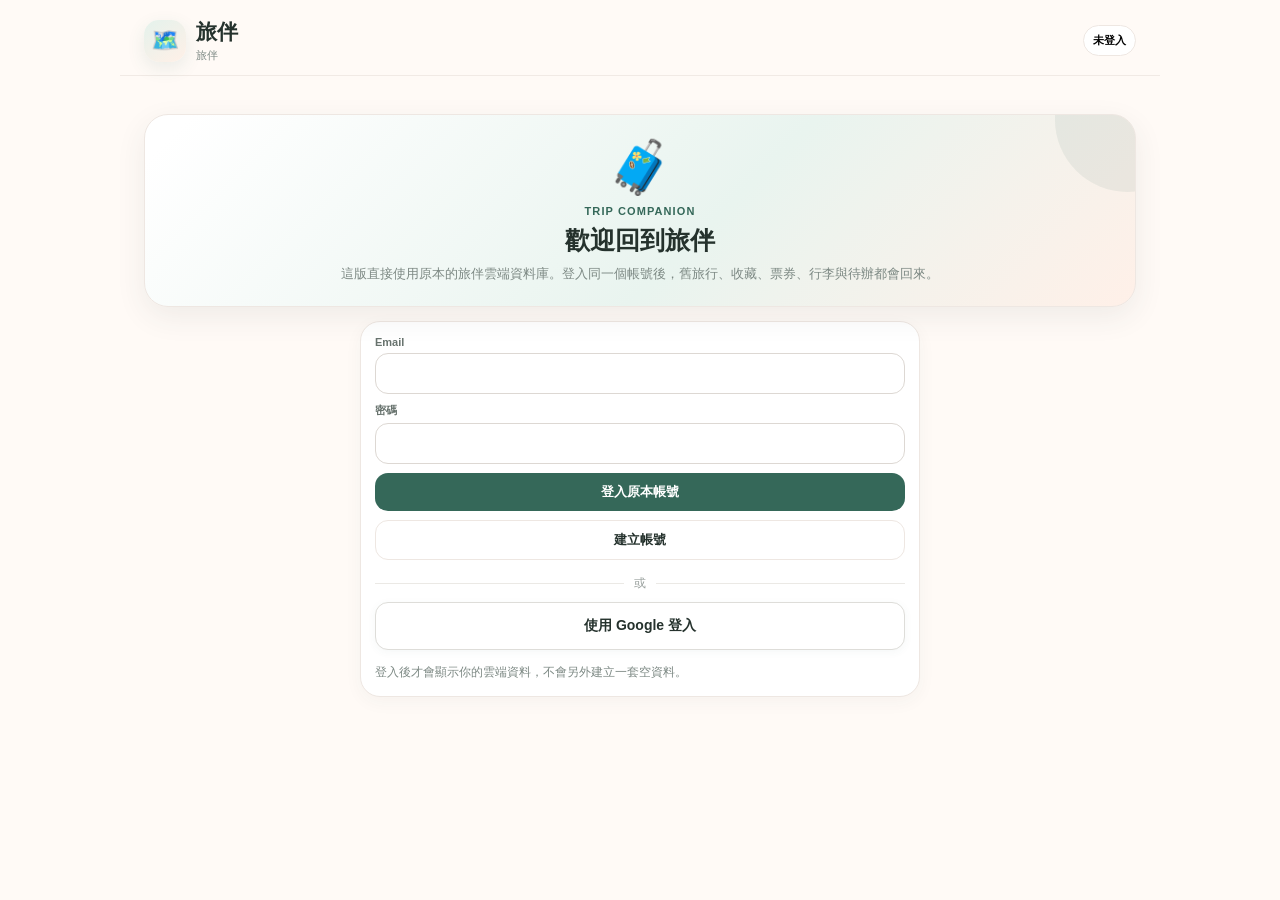
<file: travelmate/app/index.html>
<!doctype html>
<html lang="zh-Hant">
<head>
<meta charset="utf-8">
<meta name="viewport" content="width=device-width,initial-scale=1">
<meta http-equiv="Cache-Control" content="no-cache, no-store, must-revalidate">
<meta name="theme-color" content="#fffaf6">
<title>旅伴</title>
<meta http-equiv="refresh" content="0; url=../../tripmate-live/">
<script>location.replace('../../tripmate-live/'+location.search+location.hash);</script>
</head>
<body style="margin:0;min-height:100vh;display:grid;place-items:center;background:#fffaf6;color:#356859;font-family:-apple-system,BlinkMacSystemFont,'PingFang TC','Noto Sans TC',sans-serif">
<div style="text-align:center;padding:24px"><div style="font-size:40px">🧳</div><p>正在開啟旅伴…</p></div>
</body>
</html>
</file>
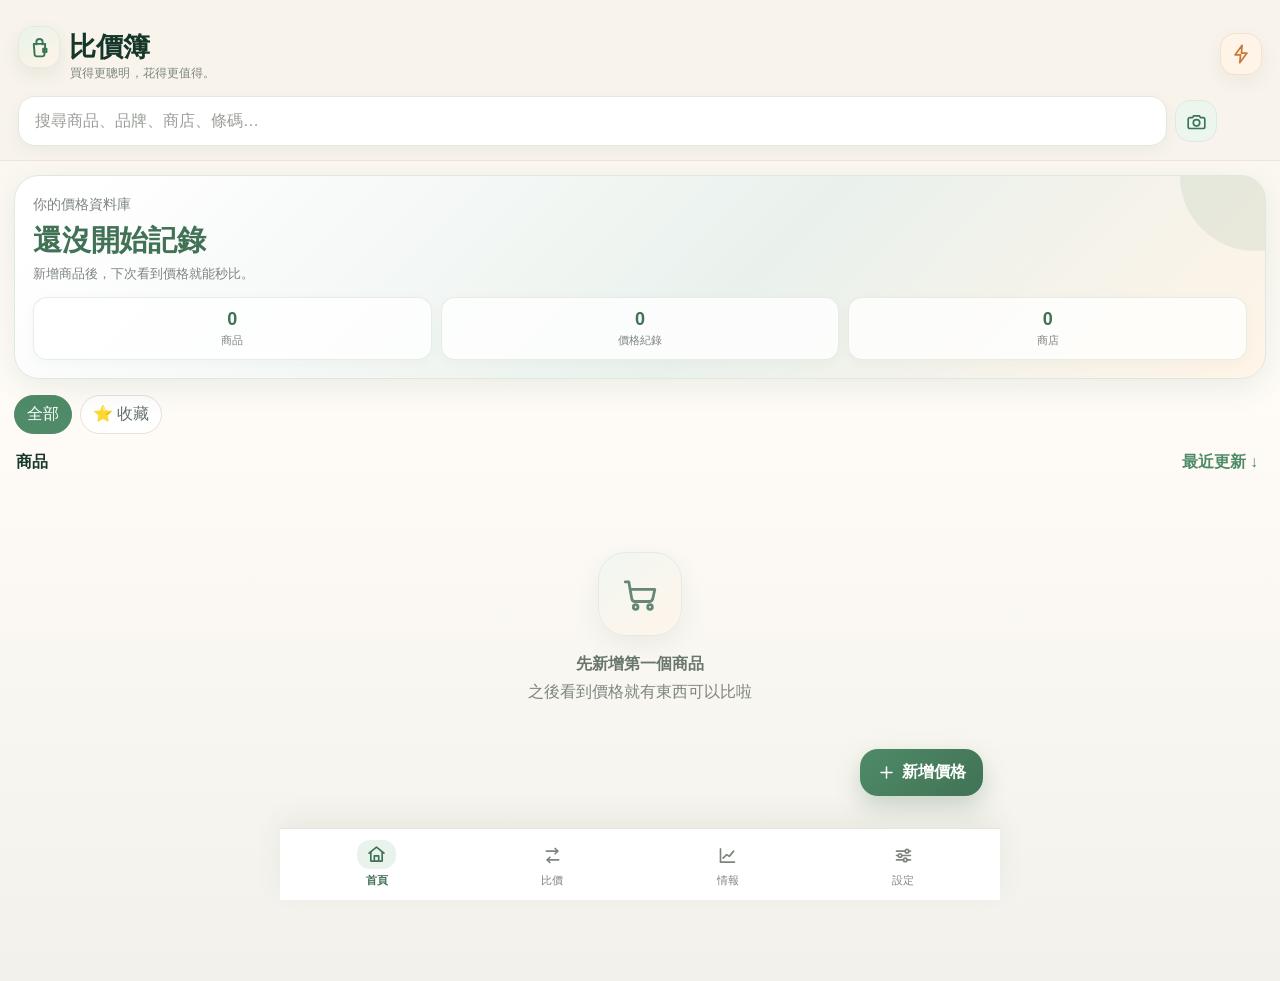
<file: android/pricebook/app/src/main/assets/index.html>
<!DOCTYPE html>
<html lang="zh-Hant">
<head>
<meta charset="UTF-8">
<meta name="viewport" content="width=device-width, initial-scale=1.0, viewport-fit=cover">
<meta name="theme-color" content="#F8F4EC">
<title>比價簿｜買過多少，一查就知道</title>
<style>
:root{
  --bg:#F8F4EC; --card:#ffffff; --text:#18372B; --muted:#7D857E;
  --line:#E7E2D8; --accent:#4F8B68; --accent2:#DCE9DE; --good:#2F8A5A;
  --warn:#E39A55; --bad:#DF7167; --shadow:0 10px 30px rgba(45,76,59,.09);
}
*{box-sizing:border-box}
body{margin:0;background:linear-gradient(180deg,#F8F4EC 0,#FFFCF7 40%,#F3F1EB 100%);color:var(--text);
font-family:-apple-system,BlinkMacSystemFont,"Segoe UI","Noto Sans TC",sans-serif;min-height:100vh}
button,input,select,textarea{font:inherit}
button{cursor:pointer}
.app{max-width:720px;margin:auto;min-height:100vh;padding-bottom:88px}
header{padding:26px 18px 14px;position:sticky;top:0;z-index:20;background:rgba(248,244,236,.94);backdrop-filter:blur(14px);border-bottom:1px solid rgba(231,226,216,.8)}
.brand{display:flex;align-items:center;justify-content:space-between;gap:12px}
.logo h1{font-size:25px;margin:0;letter-spacing:.5px}
.logo p{font-size:12px;color:var(--muted);margin:3px 0 0}
.iconbtn{border:0;background:var(--card);box-shadow:var(--shadow);width:42px;height:42px;border-radius:15px;font-size:20px}
.search{display:flex;gap:9px;margin-top:14px}
.search input{flex:1;border:1px solid var(--line);border-radius:15px;padding:13px 15px;background:white;outline:none}
.search input:focus{border-color:var(--accent2);box-shadow:0 0 0 3px rgba(79,139,104,.13)}
main{padding:14px 14px 24px}
.hero{background:linear-gradient(135deg,#fff,#EEF5EF);border:1px solid #DDE9DF;border-radius:22px;padding:18px;box-shadow:var(--shadow);margin-bottom:14px}
.hero-title{font-size:14px;color:var(--muted);margin-bottom:7px}
.hero-big{font-size:28px;font-weight:800}
.hero-sub{font-size:13px;color:var(--muted);margin-top:4px}
.stats{display:grid;grid-template-columns:repeat(3,1fr);gap:9px;margin-top:14px}
.stat{background:rgba(255,255,255,.78);padding:11px;border-radius:14px;text-align:center}
.stat b{display:block;font-size:18px}.stat span{font-size:11px;color:var(--muted)}
.toolbar{display:flex;gap:8px;overflow:auto;padding:2px 0 10px;scrollbar-width:none}
.chip{border:1px solid var(--line);background:white;padding:8px 12px;border-radius:999px;white-space:nowrap;color:#66736A}
.chip.active{background:var(--text);color:white;border-color:var(--text)}
.section-title{display:flex;justify-content:space-between;align-items:center;margin:7px 2px 10px}
.section-title h2{font-size:16px;margin:0}.section-title button{border:0;background:none;color:var(--accent);font-weight:700}
.list{display:grid;gap:10px}
.product{background:white;border:1px solid var(--line);border-radius:19px;padding:14px;box-shadow:0 5px 18px rgba(91,65,49,.05)}
.product-top{display:flex;gap:12px;align-items:flex-start}
.thumb{width:52px;height:52px;border-radius:16px;background:#EEF5EF;display:grid;place-items:center;font-size:25px;overflow:hidden;flex:0 0 auto}
.thumb img{width:100%;height:100%;object-fit:cover}
.pmain{flex:1;min-width:0}.pname{font-weight:800;font-size:16px;white-space:nowrap;overflow:hidden;text-overflow:ellipsis}
.meta{font-size:12px;color:var(--muted);margin-top:3px}
.favorite{border:0;background:none;font-size:22px;padding:0 2px}
.price-row{display:grid;grid-template-columns:1.2fr 1fr 1fr;gap:8px;margin-top:13px}
.price-box{background:#F7F7F2;border-radius:13px;padding:10px}
.price-box small{display:block;font-size:10px;color:var(--muted);margin-bottom:3px}.price-box b{font-size:14px}
.good{color:var(--good)}.warn{color:var(--warn)}.bad{color:var(--bad)}
.pactions{display:flex;gap:8px;margin-top:11px}
.btn{border:0;border-radius:13px;padding:10px 13px;font-weight:700}
.btn.primary{background:var(--text);color:white}.btn.soft{background:#EEF5EF;color:#3E7557}.btn.ghost{background:#F0EFE9;color:#58645C}
.pactions .btn{flex:1}
.webshops{display:grid;grid-template-columns:repeat(4,1fr);gap:7px;margin-top:9px}
.webshop{border:1px solid var(--line);background:#fff;border-radius:12px;padding:9px 5px;font-size:12px;font-weight:800;color:var(--text)}
.webshop:hover{background:#f3f7f1;border-color:#cbd8c8}
.webnote{font-size:11px;color:var(--muted);line-height:1.5;margin-top:7px}
@media(max-width:420px){.webshops{grid-template-columns:1fr 1fr}}

.empty{text-align:center;padding:58px 18px;color:var(--muted)}
.empty .emoji{font-size:46px;margin-bottom:8px}
.fab{position:fixed;right:max(18px,calc((100vw - 720px)/2 + 18px));bottom:82px;border:0;border-radius:18px;background:var(--text);color:white;padding:14px 18px;font-weight:800;box-shadow:0 12px 30px rgba(45,41,38,.22);z-index:25}
nav{position:fixed;left:50%;transform:translateX(-50%);bottom:0;width:min(720px,100%);display:grid;grid-template-columns:repeat(4,1fr);background:rgba(255,255,255,.96);backdrop-filter:blur(16px);border-top:1px solid var(--line);padding:8px 8px calc(8px + env(safe-area-inset-bottom));z-index:30}
.navbtn{border:0;background:none;padding:6px;color:var(--muted);font-size:11px}.navbtn span{display:block;font-size:21px;margin-bottom:1px}.navbtn.active{color:var(--text);font-weight:800}
.view{display:none}.view.active{display:block}
.panel{background:white;border:1px solid var(--line);border-radius:20px;padding:16px;box-shadow:var(--shadow);margin-bottom:12px}
.panel h3{margin:0 0 12px;font-size:16px}
.form-grid{display:grid;grid-template-columns:1fr 1fr;gap:10px}
.field{display:grid;gap:6px}.field.full{grid-column:1/-1}.field label{font-size:12px;color:var(--muted)}
.field input,.field select,.field textarea{width:100%;border:1px solid var(--line);background:white;border-radius:13px;padding:11px 12px;outline:none}
.field textarea{min-height:70px;resize:vertical}.field input:focus,.field select:focus,.field textarea:focus{border-color:var(--accent2)}
.field-hint{font-size:10px;color:var(--muted);line-height:1.45;margin-top:-1px}
.hactions{display:flex;justify-content:flex-end;gap:7px;margin-top:8px}.haction{padding:7px 10px!important;font-size:11px!important}
.segment{display:grid;grid-template-columns:1fr 1fr;gap:6px;background:#F0F1EA;padding:5px;border-radius:14px}
.segment button{border:0;padding:9px;border-radius:10px;background:transparent}.segment button.active{background:white;box-shadow:0 2px 8px rgba(0,0,0,.06);font-weight:800}
.form-actions{display:flex;gap:8px;margin-top:14px}.form-actions .btn{flex:1}
.compare-result{margin-top:12px;padding:14px;border-radius:16px;background:#F5F7F2;display:none}
.compare-result.show{display:block}
.result-main{font-size:18px;font-weight:800}.result-sub{font-size:12px;color:var(--muted);margin-top:4px}
.rank{display:grid;gap:9px}.rank-row{display:grid;grid-template-columns:26px 1fr auto;gap:8px;align-items:center;padding:10px;background:#F7F7F2;border-radius:13px}
.bar{height:8px;background:#E3E8E0;border-radius:99px;overflow:hidden;margin-top:5px}.bar i{display:block;height:100%;background:var(--accent2);border-radius:99px}
.smallnote{font-size:12px;color:var(--muted);line-height:1.55}
.settings-actions{display:grid;grid-template-columns:1fr 1fr;gap:9px}
.app-icon-grid{display:grid;grid-template-columns:repeat(4,1fr);gap:9px;margin-top:10px}
.app-icon-choice{border:1px solid var(--line);background:#fff;border-radius:16px;padding:10px 5px;text-align:center;color:var(--muted)}
.app-icon-choice .face{font-size:27px;display:block;margin-bottom:3px}.app-icon-choice small{font-size:10px}
.app-icon-choice.active{border:2px solid #4F8B68;background:#F0F7F1;color:#245C41;font-weight:800}
@media(max-width:430px){.app-icon-grid{grid-template-columns:repeat(4,1fr)}}
.modal{position:fixed;inset:0;background:rgba(29,25,23,.42);z-index:60;display:none;align-items:flex-end;justify-content:center}
.modal.show{display:flex}.sheet{width:min(720px,100%);max-height:91vh;overflow:auto;background:#FFFCF7;border-radius:26px 26px 0 0;padding:18px 16px calc(22px + env(safe-area-inset-bottom));box-shadow:0 -20px 50px rgba(0,0,0,.18)}
.sheet-head{display:flex;align-items:center;justify-content:space-between;position:sticky;top:-18px;background:#FFFCF7;padding:16px 0 12px;z-index:3}
.sheet-head h2{margin:0;font-size:19px}.close{border:0;background:#EEF0EA;width:35px;height:35px;border-radius:50%;font-size:18px}
.detail-title{display:flex;gap:13px;align-items:center;margin-bottom:12px}.detail-title h2{margin:0;font-size:20px}.badge{display:inline-block;border-radius:999px;background:#EEF5EF;padding:4px 8px;font-size:11px;color:#9a513f;margin-top:5px}
.summary4{display:grid;grid-template-columns:1fr 1fr;gap:9px;margin:12px 0}.summarybox{padding:12px;background:#F7F7F2;border-radius:14px}.summarybox small{display:block;color:var(--muted);font-size:10px}.summarybox b{font-size:16px}
.history{display:grid;gap:8px}.hrow{border:1px solid var(--line);border-radius:14px;padding:11px}.hhead{display:flex;justify-content:space-between;gap:10px}.hprice{font-weight:800}.hmeta{font-size:11px;color:var(--muted);margin-top:4px}.pill{font-size:10px;padding:3px 6px;border-radius:999px;background:#EEF0EA}
.danger{color:var(--bad)!important}
.image-preview{width:72px;height:72px;border-radius:16px;background:#F1F5EE;display:grid;place-items:center;overflow:hidden}.image-preview img{width:100%;height:100%;object-fit:cover}
.toast{position:fixed;left:50%;bottom:92px;transform:translate(-50%,20px);background:#18372B;color:white;padding:10px 15px;border-radius:13px;opacity:0;pointer-events:none;transition:.2s;z-index:100;font-size:13px}.toast.show{opacity:1;transform:translate(-50%,0)}
hr{border:0;border-top:1px solid var(--line);margin:14px 0}

.chart-card{background:linear-gradient(180deg,#fff,#FBFCF7);border:1px solid var(--line);border-radius:18px;padding:13px;margin:12px 0}
.chart-head{display:flex;justify-content:space-between;align-items:flex-start;gap:10px;margin-bottom:8px}
.chart-head b{font-size:15px}.chart-head small{display:block;color:var(--muted);font-size:10px;margin-top:2px}
.chart-filters{display:flex;gap:6px;overflow:auto;padding:2px 0 8px;scrollbar-width:none}
.chart-chip{border:1px solid var(--line);background:#fff;padding:6px 9px;border-radius:999px;font-size:11px;white-space:nowrap}
.chart-chip.active{background:var(--text);border-color:var(--text);color:white}
.chart-wrap{width:100%;height:220px;position:relative}
.chart-wrap svg{width:100%;height:100%;display:block;overflow:visible}
.chart-empty{height:170px;display:grid;place-items:center;text-align:center;color:var(--muted);font-size:12px}
.chart-legend{display:flex;justify-content:space-between;gap:8px;font-size:10px;color:var(--muted);margin-top:3px}
.target-banner{background:#FFF3E7;border:1px solid #F2D6B5;border-radius:15px;padding:11px 12px;margin-top:10px}
.target-banner b{color:#A6682C}
.backup-list{display:grid;gap:8px;margin-top:12px;max-height:330px;overflow:auto}
.backup-row{display:grid;grid-template-columns:1fr auto;gap:10px;align-items:center;padding:10px 11px;background:#F7F7F2;border-radius:13px}
.backup-row b{font-size:12px}.backup-row small{display:block;color:var(--muted);font-size:10px;margin-top:2px}
.mini-btn{border:0;border-radius:10px;padding:7px 9px;background:white;box-shadow:0 2px 8px rgba(0,0,0,.05);font-size:11px;font-weight:700}


.brandmark{display:inline-grid;place-items:center;width:36px;height:36px;border-radius:12px;background:linear-gradient(145deg,#EAF4EC,#FFF5E8);box-shadow:0 5px 14px rgba(45,76,59,.08);font-size:20px;vertical-align:-5px;margin-right:4px}
.logo h1{color:#15372A}.iconbtn{color:#2F6E4E}.hero{position:relative;overflow:hidden;background:linear-gradient(135deg,#FFFFFF 5%,#EFF6EF 58%,#FFF4E7 100%)}
.hero:after{content:"";position:absolute;width:150px;height:150px;border-radius:50%;right:-65px;top:-75px;background:rgba(79,139,104,.09)}
.hero>*{position:relative;z-index:1}.hero-big{color:#1E5D41}.stat b{color:#2F6E4E}.product{transition:transform .16s ease,box-shadow .16s ease}.product:active{transform:scale(.992)}
.btn.primary,.fab{background:linear-gradient(135deg,#4F8B68,#397656);box-shadow:0 8px 20px rgba(58,117,85,.20)}
.btn.soft{background:#EEF5EF;color:#397656}.chip.active,.chart-chip.active{background:#4F8B68!important;border-color:#4F8B68!important}.navbtn.active{color:#3E7D5A}.favorite{color:#E6A23C}
.price-box,.summarybox,.rank-row,.backup-row{border:1px solid #ECE9E0}.target-banner{background:#FFF3E7}.panel{box-shadow:0 8px 28px rgba(45,76,59,.06)}
.search input{box-shadow:0 4px 16px rgba(45,76,59,.04)}
.scanbtn{background:#EEF5EF!important;color:#397656;border:1px solid #D7E5DA!important}.scanbtn:active{transform:scale(.96)}
.input-action{display:flex;gap:7px}.input-action input{flex:1;min-width:0}.input-action .btn{padding:10px 11px;white-space:nowrap}

@media (max-width:420px){.price-row{grid-template-columns:1fr 1fr}.price-box:last-child{grid-column:1/-1}.form-grid{grid-template-columns:1fr}.field.full{grid-column:auto}.stats{gap:6px}.stat{padding:9px 5px}}

/* === 1.3.0 實機精修 === */
.ui-icon{width:21px;height:21px;fill:none;stroke:currentColor;stroke-width:1.9;stroke-linecap:round;stroke-linejoin:round;display:block}
.btn .ui-icon{width:17px;height:17px;display:inline-block;vertical-align:-3px;margin-right:5px}
.panel-title{display:flex;align-items:center;gap:8px}.panel-title .ui-icon{width:19px;height:19px;color:#4F8B68}
.app{padding-bottom:0}main{padding-bottom:154px!important}
.brand{align-items:center}.logo h1{display:flex;align-items:center;font-size:27px;letter-spacing:.2px}
.brandmark{width:42px;height:42px;border-radius:15px;margin-right:9px;display:inline-grid;place-items:center;background:linear-gradient(145deg,#E9F3EB,#FFF4E7);border:1px solid #E5E9DF;box-shadow:0 7px 18px rgba(45,76,59,.09)}
.brandmark .ui-icon{width:25px;height:25px;color:#397656;stroke-width:1.85}.logo p{margin-left:52px;margin-top:-3px;font-size:12px;letter-spacing:.1px}
.iconbtn{display:grid;place-items:center;padding:0}.top-action{background:#FFF4E7;color:#C97A37;border:1px solid #F3E2CE;box-shadow:0 7px 18px rgba(121,83,45,.08)}.top-action .ui-icon{width:22px;height:22px}
.scanbtn{background:#ECF5EE!important;color:#397656!important;border:1px solid #DCEADF!important;box-shadow:none!important}.scanbtn .ui-icon{width:21px;height:21px}
.clearbtn{width:37px!important;height:37px!important;border-radius:12px!important;background:#F1F2ED!important;color:#7C857D!important;box-shadow:none!important;align-self:center;transition:opacity .15s ease,transform .15s ease}.clearbtn .ui-icon{width:18px;height:18px}.clearbtn.is-hidden{opacity:0;pointer-events:none;transform:scale(.86)}
.search{align-items:center;gap:8px}.search input{min-width:0;height:50px;padding:13px 16px;border-radius:17px;border-color:#E3E7DE;box-shadow:0 5px 16px rgba(45,76,59,.055)}.search input::placeholder{color:#9A9F99}
.hero{border-radius:25px;padding:20px 18px 18px}.hero-big{font-size:29px;letter-spacing:-.2px}.stat{border:1px solid rgba(229,233,223,.85);box-shadow:0 3px 12px rgba(45,76,59,.035)}
.empty{padding:68px 18px 124px}.empty-icon{width:84px;height:84px;margin:0 auto 18px;border-radius:28px;display:grid;place-items:center;background:linear-gradient(145deg,#F1F7F2,#FFF5EA);border:1px solid #E3EBE3;box-shadow:0 9px 24px rgba(45,76,59,.07);color:#658773}.empty-icon .ui-icon{width:43px;height:43px;stroke-width:1.55}.empty b{font-size:16px;color:#68766C}
.fab{bottom:calc(104px + env(safe-area-inset-bottom));right:max(17px,calc((100vw - 720px)/2 + 17px));border-radius:18px;padding:13px 17px;display:flex;align-items:center;gap:6px;box-shadow:0 10px 25px rgba(58,117,85,.25)}.fab .ui-icon{width:19px;height:19px}
nav{padding:7px 9px calc(8px + env(safe-area-inset-bottom));border-top:1px solid rgba(223,227,218,.85);box-shadow:0 -9px 28px rgba(45,76,59,.07)}
.navbtn{display:flex;flex-direction:column;align-items:center;justify-content:center;gap:2px;border-radius:17px;padding:5px 4px 4px;font-size:11px;transition:color .16s ease}.navbtn .nav-icon-wrap{width:39px;height:29px;border-radius:13px;display:grid;place-items:center;transition:background .16s ease,transform .16s ease}.navbtn .ui-icon{width:21px;height:21px}.navbtn.active{color:#2F6E4E;font-weight:800}.navbtn.active .nav-icon-wrap{background:#E9F3EB;transform:translateY(-1px)}.navbtn:active .nav-icon-wrap{transform:scale(.94)}
.thumb{color:#64856F}.thumb .ui-icon{width:25px;height:25px}.target-banner b{display:flex;align-items:center;gap:6px}.target-banner b .ui-icon{width:17px;height:17px;color:#D58A42}
.close{display:grid;place-items:center;color:#737C75}.close .ui-icon{width:18px;height:18px}.webshops .ui-icon{width:16px;height:16px;display:inline-block;vertical-align:-3px;margin-right:4px}
@media(max-width:420px){.logo h1{font-size:25px}.brandmark{width:39px;height:39px;border-radius:14px;margin-right:8px}.logo p{margin-left:47px}main{padding-bottom:160px!important}.fab{bottom:104px}}


/* === 1.4.0 條碼與備份強化 === */
.barcode-card{background:#F8FBF7;border:1px solid #DFE9DE;border-radius:18px;padding:14px;margin-top:10px}
.barcode-code{font-family:ui-monospace,SFMono-Regular,Consolas,monospace;font-size:15px;font-weight:800;letter-spacing:.6px;word-break:break-all}
.barcode-source{font-size:11px;color:var(--muted);margin-top:5px}
.barcode-actions{display:grid;grid-template-columns:1fr 1fr;gap:8px;margin-top:12px}
.barcode-actions .btn{width:100%}
.barcode-list{display:flex;flex-wrap:wrap;gap:7px;margin-top:8px}
.barcode-pill{display:flex;align-items:center;gap:6px;background:#F2F6F1;border:1px solid #E0E8DE;border-radius:999px;padding:7px 9px;font-size:11px;color:#526058}
.barcode-pill button{border:0;background:transparent;color:#A35D55;padding:0;font-size:13px;line-height:1}
.lookup-state{display:flex;align-items:center;gap:10px;background:#F8F6F1;border-radius:15px;padding:13px;margin-top:10px;color:#667168;font-size:13px}
.spinner{width:18px;height:18px;border:2px solid #D8E3D8;border-top-color:#4F8B68;border-radius:50%;animation:spin .8s linear infinite;flex:0 0 auto}
@keyframes spin{to{transform:rotate(360deg)}}
.cloud-backup{background:linear-gradient(135deg,#EEF6EF,#FFF7EC);border:1px solid #E0E9DF;border-radius:17px;padding:14px;margin-top:12px}
.cloud-backup b{display:flex;align-items:center;gap:7px}
.cloud-backup .smallnote{margin-top:5px}
.version-note{font-size:11px;color:var(--muted);text-align:center;margin-top:12px}
@media(max-width:420px){.barcode-actions{grid-template-columns:1fr}}


/* === 1.4.4 包裝換算 === */
.calc-preview{grid-column:1/-1;background:linear-gradient(135deg,#F2F7F2,#FFF7ED);border:1px solid #E1E9DF;border-radius:15px;padding:11px 13px;display:none}
.calc-preview.show{display:block}
.calc-preview b{display:block;color:#2F6E4E;font-size:13px;margin-bottom:3px}
.calc-preview span{font-size:11px;color:var(--muted);line-height:1.5}
.package-summary{background:linear-gradient(135deg,#F0F6F1,#FFF7EC);border:1px solid #E0E7DD;border-radius:16px;padding:12px 14px;margin:10px 0}
.package-summary .package-title{font-size:11px;color:var(--muted);margin-bottom:5px}
.package-summary .package-main{font-size:18px;font-weight:800;color:#2F6E4E}
.package-summary .package-sub{font-size:11px;color:var(--muted);margin-top:4px;line-height:1.5}


/* v1.5.0 mobile overflow fix */
html, body {
  width: 100%;
  max-width: 100%;
  overflow-x: hidden !important;
  overscroll-behavior-x: none;
}
body, .app, main, .view, .panel, .product, .hero, header, nav {
  max-width: 100%;
}
.app {
  width: 100%;
  overflow-x: clip;
}
main, .view, .panel, .product, .product-top, .pmain, .price-row, .pactions,
.form-grid, .settings-actions, .app-icon-grid, .chart-card, .chart-wrap {
  min-width: 0;
}
.product, .panel, .hero, .price-box, .summarybox {
  overflow-wrap: anywhere;
}
.meta, .hmeta, .smallnote, .version-note {
  overflow-wrap: anywhere;
  word-break: break-word;
}
.price-row {
  width: 100%;
  grid-template-columns: minmax(0,1fr) minmax(0,1fr) minmax(0,1fr);
}
.pactions {
  width: 100%;
}
.pactions > * {
  min-width: 0;
}
nav {
  overflow-x: hidden;
}


/* v1.5.1 real icon previews */
.app-icon-choice .face{width:56px;height:56px;border-radius:16px;overflow:hidden;margin:0 auto 5px;display:block!important;font-size:0!important;background:#f7f4ee;box-shadow:0 3px 10px rgba(0,0,0,.07)}
.app-icon-choice .face img{width:100%;height:100%;display:block;object-fit:cover}
html,body,.app{overflow-x:hidden!important;max-width:100%!important;overscroll-behavior-x:none}


/* v1.5.2 compact automatic backups */
.backup-list{max-height:none!important;overflow:visible!important}
.backup-toggle{width:100%;border:1px solid var(--line);background:#fff;color:var(--accent);border-radius:12px;padding:10px;margin-top:2px;font-weight:800}


/* v1.5.4 custom theme colors */
:root{--theme-dark:#397656;--theme-soft:#EEF5EF}
.theme-swatches{display:grid;grid-template-columns:repeat(6,1fr);gap:10px;margin-top:10px}
.theme-swatch{border:2px solid transparent;background:#fff;border-radius:16px;padding:7px 4px 8px;text-align:center;color:var(--muted);font-size:10px}
.theme-swatch .dot{display:block;width:34px;height:34px;border-radius:50%;margin:0 auto 5px;box-shadow:0 2px 8px rgba(0,0,0,.10);border:2px solid rgba(255,255,255,.9)}
.theme-swatch.active{border-color:var(--accent);font-weight:800;color:var(--theme-dark)}
.theme-custom{display:flex;align-items:center;gap:10px;margin-top:12px;padding:10px 12px;background:#F7F7F2;border:1px solid var(--line);border-radius:14px}
.theme-custom input[type="color"]{width:46px;height:38px;border:0;padding:0;background:transparent;border-radius:10px;overflow:hidden}
.theme-custom .theme-custom-text{flex:1;min-width:0}.theme-custom b{display:block;font-size:12px}.theme-custom small{display:block;color:var(--muted);font-size:10px;margin-top:2px}
.btn.primary,.fab{background:linear-gradient(135deg,var(--accent),var(--theme-dark))!important}
.btn.soft{background:var(--theme-soft)!important;color:var(--theme-dark)!important}
.chip.active,.chart-chip.active{background:var(--accent)!important;border-color:var(--accent)!important}
.navbtn.active{color:var(--theme-dark)!important}
.hero{background:linear-gradient(135deg,#fff 5%,var(--theme-soft) 58%,#FFF4E7 100%)!important}
.hero:after{background:rgba(79,139,104,.09)!important}
.hero-big,.stat b{color:var(--theme-dark)!important}
.search input:focus{border-color:var(--accent2)!important;box-shadow:0 0 0 3px var(--accent2)!important}
.backup-toggle{color:var(--accent)!important}
@media(max-width:430px){.theme-swatches{grid-template-columns:repeat(3,1fr)}}


/* v1.5.5 theme interaction polish */
:root{--theme-glow:rgba(79,139,104,.10)}
.hero:after{background:var(--theme-glow)!important}
.theme-swatch{touch-action:manipulation;-webkit-tap-highlight-color:transparent}
.theme-swatch:active{transform:scale(.96)}

</style>
</head>
<body>

<svg class="svg-sprite" aria-hidden="true" width="0" height="0" style="position:absolute;overflow:hidden">
  <defs>
    <symbol id="i-bag" viewBox="0 0 24 24"><path d="M6.5 8.5h11l-.8 10.2a2 2 0 0 1-2 1.8H9.3a2 2 0 0 1-2-1.8L6.5 8.5Z"/><path d="M9 9V6.8a3 3 0 0 1 6 0V9"/><path d="M15.5 13.2h3.2v3.2h-3.2z"/></symbol>
    <symbol id="i-bolt" viewBox="0 0 24 24"><path d="M13.2 2.5 5.5 13h6l-.8 8.5L18.5 11h-6l.7-8.5Z"/></symbol>
    <symbol id="i-camera" viewBox="0 0 24 24"><path d="M4.5 7.5h3l1.3-2h6.4l1.3 2h3a2 2 0 0 1 2 2v8.5a2 2 0 0 1-2 2h-15a2 2 0 0 1-2-2V9.5a2 2 0 0 1 2-2Z"/><circle cx="12" cy="13.5" r="3.7"/></symbol>
    <symbol id="i-close" viewBox="0 0 24 24"><path d="m7 7 10 10M17 7 7 17"/></symbol>
    <symbol id="i-home" viewBox="0 0 24 24"><path d="m3.5 10.5 8.5-7 8.5 7"/><path d="M5.5 9.5v10h13v-10"/><path d="M9.5 19.5v-6h5v6"/></symbol>
    <symbol id="i-compare" viewBox="0 0 24 24"><path d="M5 7h13"/><path d="m15 4 3 3-3 3"/><path d="M19 17H6"/><path d="m9 14-3 3 3 3"/></symbol>
    <symbol id="i-chart" viewBox="0 0 24 24"><path d="M4 19.5V4.5"/><path d="M4 19.5h16"/><path d="m7 15 4-4 3 2 5-6"/></symbol>
    <symbol id="i-settings" viewBox="0 0 24 24"><path d="M4 7h10"/><path d="M18 7h2"/><circle cx="16" cy="7" r="2"/><path d="M4 12h2"/><path d="M10 12h10"/><circle cx="8" cy="12" r="2"/><path d="M4 17h8"/><path d="M16 17h4"/><circle cx="14" cy="17" r="2"/></symbol>
    <symbol id="i-cart" viewBox="0 0 24 24"><path d="M3.5 5h2l1.6 9.2a2 2 0 0 0 2 1.7h7.8a2 2 0 0 0 1.9-1.4l1.2-5.3H6.2"/><circle cx="9.3" cy="19" r="1.3"/><circle cx="17.3" cy="19" r="1.3"/></symbol>
    <symbol id="i-plus" viewBox="0 0 24 24"><path d="M12 5v14M5 12h14"/></symbol>
    <symbol id="i-store" viewBox="0 0 24 24"><path d="M4 9h16"/><path d="m5 4-2 5a3 3 0 0 0 5 2 3 3 0 0 0 4 0 3 3 0 0 0 4 0 3 3 0 0 0 5-2l-2-5H5Z"/><path d="M5 11v9h14v-9"/><path d="M9 20v-5h6v5"/></symbol>
    <symbol id="i-backup" viewBox="0 0 24 24"><path d="M4 7.5h16v12H4z"/><path d="M7 4.5h10v3H7z"/><path d="M8 13h8M12 9v8"/></symbol>
    <symbol id="i-target" viewBox="0 0 24 24"><circle cx="12" cy="12" r="8"/><circle cx="12" cy="12" r="4"/><path d="M12 2v3M22 12h-3M12 22v-3M2 12h3"/></symbol>
    <symbol id="i-trash" viewBox="0 0 24 24"><path d="M5 7h14M9 7V4h6v3M7 7l1 13h8l1-13M10 11v5M14 11v5"/></symbol>
    <symbol id="i-search" viewBox="0 0 24 24"><circle cx="10.5" cy="10.5" r="6.5"/><path d="m15.5 15.5 5 5"/></symbol>
    <symbol id="i-tag" viewBox="0 0 24 24"><path d="M4 5h7l9 9-6 6-9-9V5Z"/><circle cx="8.5" cy="8.5" r="1.2"/></symbol>
    <symbol id="i-globe" viewBox="0 0 24 24"><circle cx="12" cy="12" r="9"/><path d="M3 12h18M12 3c2.2 2.5 3.3 5.5 3.3 9S14.2 18.5 12 21c-2.2-2.5-3.3-5.5-3.3-9S9.8 5.5 12 3Z"/></symbol>
    <symbol id="i-eye" viewBox="0 0 24 24"><path d="M2.8 12s3.5-6 9.2-6 9.2 6 9.2 6-3.5 6-9.2 6-9.2-6-9.2-6Z"/><circle cx="12" cy="12" r="2.5"/></symbol>
  </defs>
</svg>

<div class="app">
<header>
  <div class="brand">
    <div class="logo"><h1><span class="brandmark"><svg class="ui-icon"><use href="#i-bag"></use></svg></span>比價簿</h1><p>買得更聰明，花得更值得。</p></div>
    <button class="iconbtn top-action" id="quickCompareBtn" title="快速比價" aria-label="快速比價"><svg class="ui-icon"><use href="#i-bolt"></use></svg></button>
  </div>
  <div class="search"><input id="searchInput" placeholder="搜尋商品、品牌、商店、條碼…"><button class="iconbtn scanbtn" id="scanBarcodeBtn" title="掃條碼" aria-label="掃條碼"><svg class="ui-icon"><use href="#i-camera"></use></svg></button><button class="iconbtn clearbtn is-hidden" id="clearSearch" title="清除搜尋" aria-label="清除搜尋"><svg class="ui-icon"><use href="#i-close"></use></svg></button></div>
</header>

<main>
<section id="homeView" class="view active">
  <div class="hero">
    <div class="hero-title">你的價格資料庫</div>
    <div class="hero-big" id="heroText">還沒開始記錄</div>
    <div class="hero-sub" id="heroSub">新增商品後，下次看到價格就能秒比。</div>
    <div class="stats">
      <div class="stat"><b id="statProducts">0</b><span>商品</span></div>
      <div class="stat"><b id="statRecords">0</b><span>價格紀錄</span></div>
      <div class="stat"><b id="statStores">0</b><span>商店</span></div>
    </div>
  </div>
  <div class="toolbar" id="categoryChips"></div>
  <div class="section-title"><h2>商品</h2><button id="sortBtn">最近更新 ↓</button></div>
  <div id="productList" class="list"></div>
</section>

<section id="compareView" class="view">
  <div class="panel">
    <h3 class="panel-title"><svg class="ui-icon"><use href="#i-bolt"></use></svg>快速比價</h3>
    <div class="form-grid">
      <div class="field full"><label>商品</label><select id="cmpProduct"></select></div>
      <div class="field"><label>現在看到的價格</label><input id="cmpPrice" type="number" inputmode="decimal" min="0" step="0.01" placeholder="例如 999"></div>
      <div class="field"><label>單件內容量</label><input id="cmpUnitSize" type="number" inputmode="decimal" min="0" step="0.01" placeholder="例如 300"></div>
      <div class="field"><label>件數</label><input id="cmpPackCount" type="number" inputmode="decimal" min="0" step="0.01" placeholder="例如 5"></div>
      <div class="field"><label>包裝單位</label><select id="cmpPackUnit"><option>瓶</option><option>包</option><option>罐</option><option>盒</option><option>袋</option><option>個</option><option>卷</option><option>組</option><option>入</option><option>件</option></select></div>
      <div class="field"><label>總比較數量</label><input id="cmpQty" type="number" inputmode="decimal" min="0" step="0.01" placeholder="會自動計算"><div class="field-hint">有填「單件內容量 × 件數」時會自動帶入。</div></div>
      <div class="field"><label>商店</label><input id="cmpStore" placeholder="例如 PChome"></div>
      <div class="field"><label>規格備註</label><input id="cmpSpec" placeholder="留白可自動產生，例如 300ml × 5瓶"></div>
      <div id="cmpCalcPreview" class="calc-preview"></div>
    </div>
    <button class="btn primary" id="doCompare" style="width:100%;margin-top:12px">幫我判斷划不划算</button>
    <div id="compareResult" class="compare-result"></div>
    <div class="form-actions" id="compareSaveActions" style="display:none">
      <button class="btn soft" id="saveSeen"><svg class="ui-icon"><use href="#i-eye"></use></svg>存成看到價格</button>
      <button class="btn primary" id="saveBought"><svg class="ui-icon"><use href="#i-cart"></use></svg>存成已購買</button>
    </div>
  </div>
  <div class="panel"><h3>怎麼看？</h3><div class="smallnote">系統優先比較「單位價格」。例如 100 抽×12 包和 110 抽×10 包，會先換算每抽多少錢，不會只看整包售價。若沒有填數量，才會直接比較總價。</div></div>
</section>

<section id="statsView" class="view">
  <div class="panel"><h3 class="panel-title"><svg class="ui-icon"><use href="#i-chart"></use></svg>價格情報</h3><div id="statsContent"></div></div>
  <div class="panel"><h3 class="panel-title"><svg class="ui-icon"><use href="#i-store"></use></svg>常記錄的商店</h3><div id="storeRank" class="rank"></div></div>
</section>

<section id="settingsView" class="view">
  <div class="panel">
    <h3 class="panel-title"><svg class="ui-icon"><use href="#i-backup"></use></svg>自動備份</h3>
    <div class="smallnote">每次新增、修改或刪除資料時，會自動建立版本備份，最多保留最近 30 份。可直接還原舊版本。這些備份和 App 資料同樣存在這支手機；若刪除 App 可能一起消失，所以建議定期按「備份到雲端」。</div>
    <div id="backupList" class="backup-list"></div>
    <div class="cloud-backup">
      <b><svg class="ui-icon"><use href="#i-backup"></use></svg>雲端備份</b>
      <div class="smallnote">Android 版可直接叫出系統儲存位置，選 Google Drive、OneDrive 或其他雲端空間保存完整 JSON 備份。</div>
      <button class="btn primary" id="cloudBackupBtn" style="width:100%;margin-top:10px">備份到雲端</button>
    </div>
    <div class="settings-actions" style="margin-top:12px">
      <button class="btn soft" id="exportJson">存到 Downloads</button>
      <button class="btn soft" id="importJsonBtn">匯入 JSON</button>
      <button class="btn ghost" id="exportCsv">匯出 CSV</button>
      <button class="btn ghost" id="downloadHtml">匯出網頁備份</button>
    </div>
    <input type="file" id="importJsonInput" accept=".json,application/json" hidden>
  </div>
  <div class="panel" id="appIconPanel">
    <h3 class="panel-title">🐾 App 圖示</h3>
    <div class="smallnote">挑一個你今天看得順眼的。切換後桌面可能需要幾秒才更新。</div>
    <div class="app-icon-grid" id="appIconGrid">
      <button class="app-icon-choice" data-app-icon="cat1"><span class="face"><img src="icon_previews/cat1.webp" alt=""></span><small>貓咪 A</small></button>
      <button class="app-icon-choice" data-app-icon="cat2"><span class="face"><img src="icon_previews/cat2.webp" alt=""></span><small>貓咪 B</small></button>
      <button class="app-icon-choice" data-app-icon="rabbit1"><span class="face"><img src="icon_previews/rabbit1.webp" alt=""></span><small>兔兔 A</small></button>
      <button class="app-icon-choice" data-app-icon="rabbit2"><span class="face"><img src="icon_previews/rabbit2.webp" alt=""></span><small>兔兔 B</small></button>
      <button class="app-icon-choice" data-app-icon="bear1"><span class="face"><img src="icon_previews/bear1.webp" alt=""></span><small>熊熊 A</small></button>
      <button class="app-icon-choice" data-app-icon="bear2"><span class="face"><img src="icon_previews/bear2.webp" alt=""></span><small>熊熊 B</small></button>
      <button class="app-icon-choice" data-app-icon="helper"><span class="face"><img src="icon_previews/helper.webp" alt=""></span><small>女孩 A</small></button>
      <button class="app-icon-choice" data-app-icon="girl"><span class="face"><img src="icon_previews/girl.webp" alt=""></span><small>女孩 B</small></button>
      <button class="app-icon-choice" data-app-icon="hamster"><span class="face"><img src="icon_previews/hamster.webp" alt=""></span><small>倉鼠</small></button>
    </div>
  </div>
  <div class="panel" id="themeColorPanel">
    <h3 class="panel-title">🎨 主題顏色</h3>
    <div class="smallnote">像收藏一樣自己挑喜歡的主色。價格判斷的綠／橘／紅會保留，不會被主題色蓋掉。</div>
    <div class="theme-swatches" id="themeSwatches">
      <button class="theme-swatch" data-theme-color="#4F8B68"><span class="dot" style="background:#4F8B68"></span>鼠尾草</button>
      <button class="theme-swatch" data-theme-color="#E76F6F"><span class="dot" style="background:#E76F6F"></span>珊瑚</button>
      <button class="theme-swatch" data-theme-color="#D98A62"><span class="dot" style="background:#D98A62"></span>蜜桃</button>
      <button class="theme-swatch" data-theme-color="#5F86B3"><span class="dot" style="background:#5F86B3"></span>天空藍</button>
      <button class="theme-swatch" data-theme-color="#A77C62"><span class="dot" style="background:#A77C62"></span>奶茶</button>
      <button class="theme-swatch" data-theme-color="#C96F86"><span class="dot" style="background:#C96F86"></span>莓粉</button>
    </div>
    <label class="theme-custom">
      <input type="color" id="customThemeColor" value="#4F8B68">
      <span class="theme-custom-text"><b>自訂顏色</b><small>點色塊可以選任何你喜歡的顏色</small></span>
    </label>
  </div>
  <div class="panel">
    <h3 class="panel-title"><svg class="ui-icon"><use href="#i-settings"></use></svg>顯示設定</h3>
    <div class="field"><label>價格判斷：「接近最低價」範圍</label>
      <select id="nearLowSetting"><option value="3">最低價 +3%</option><option value="5">最低價 +5%</option><option value="10">最低價 +10%</option></select>
    </div>
    <div class="field" style="margin-top:10px"><label>第一次掃到陌生條碼時</label>
      <select id="barcodeLookupSetting"><option value="1">自動查公開商品資料庫</option><option value="0">不要自動查，直接讓我選</option></select>
    </div>
    <div class="smallnote" style="margin-top:8px">自動查詢只會送出條碼到公開商品資料庫，不會上傳你的價格紀錄。</div>
  </div>
  <div class="panel">
    <h3 class="panel-title"><svg class="ui-icon"><use href="#i-trash"></use></svg>資料管理</h3>
    <button class="btn ghost danger" id="clearAll" style="width:100%">清除全部資料</button>
    <div class="version-note">比價簿 v1.5.9</div>
  </div>
</section>
</main>

<button class="fab" id="addBtn"><svg class="ui-icon"><use href="#i-plus"></use></svg>新增價格</button>

<nav>
  <button class="navbtn active" data-view="homeView"><span class="nav-icon-wrap"><svg class="ui-icon"><use href="#i-home"></use></svg></span>首頁</button>
  <button class="navbtn" data-view="compareView"><span class="nav-icon-wrap"><svg class="ui-icon"><use href="#i-compare"></use></svg></span>比價</button>
  <button class="navbtn" data-view="statsView"><span class="nav-icon-wrap"><svg class="ui-icon"><use href="#i-chart"></use></svg></span>情報</button>
  <button class="navbtn" data-view="settingsView"><span class="nav-icon-wrap"><svg class="ui-icon"><use href="#i-settings"></use></svg></span>設定</button>
</nav>
</div>

<div class="modal" id="recordModal"><div class="sheet">
  <div class="sheet-head"><h2 id="recordModalTitle">新增價格紀錄</h2><button class="close" data-close="recordModal" aria-label="關閉"><svg class="ui-icon"><use href="#i-close"></use></svg></button></div>
  <div class="segment" id="recordModeSegment"><button id="existingMode" class="active">既有商品</button><button id="newMode">新商品</button></div>
  <div class="form-grid" style="margin-top:12px">
    <div class="field full" id="existingProductField"><label>選擇商品</label><select id="recordProduct"></select></div>
    <div id="newProductFields" class="field full" style="display:none">
      <div class="form-grid">
        <div class="field full"><label>商品名稱 *</label><input id="newName" placeholder="例如 舒潔衛生紙"></div>
        <div class="field"><label>品牌</label><input id="newBrand" placeholder="舒潔"></div>
        <div class="field"><label>分類</label><input id="newCategory" list="categoryList" placeholder="日用品"></div>
        <div class="field"><label>比較單位 *</label><select id="newUnit"><option>個</option><option>包</option><option>抽</option><option>片</option><option>顆</option><option>入</option><option>瓶</option><option>罐</option><option>盒</option><option>ml</option><option>g</option><option>kg</option><option>L</option><option>公尺</option></select></div>
        <div class="field"><label>條碼／型號</label><div class="input-action"><input id="newBarcode" inputmode="numeric" placeholder="掃描或輸入條碼"><button class="btn soft" type="button" id="scanBarcodeInForm"><svg class="ui-icon"><use href="#i-camera"></use></svg>掃描</button></div></div>
        <div class="field"><label>理想入手價</label><input id="newTargetPrice" type="number" inputmode="decimal" min="0" step="0.01" placeholder="例如 269"></div>
        <div class="field"><label>理想價對應總數量</label><input id="newTargetQty" type="number" inputmode="decimal" min="0" step="0.01" placeholder="例如 1200"></div>
        <div class="field full"><label>商品備註</label><input id="newProductNote" placeholder="例如 固定買無香款"></div>
        <div class="field full"><label>商品照片（選填）</label><input id="newImage" type="file" accept="image/*"></div>
      </div>
    </div>
    <div class="field"><label>紀錄類型</label><select id="recordType"><option value="seen">看到價格</option><option value="bought">已購買</option></select></div>
    <div class="field"><label>日期</label><input id="recordDate" type="date"></div>
    <div class="field"><label>商店</label><input id="recordStore" list="storeList" placeholder="例如 全聯"></div>
    <div class="field"><label>價格 *</label><input id="recordPrice" type="number" inputmode="decimal" min="0" step="0.01" placeholder="279"></div>
    <div class="field"><label>幣別</label><select id="recordCurrency"><option value="TWD">TWD 台幣</option><option value="JPY">JPY 日圓</option><option value="KRW">KRW 韓元</option><option value="USD">USD 美元</option><option value="CNY">CNY 人民幣</option><option value="EUR">EUR 歐元</option></select></div>
    <div class="field" id="exchangeField" style="display:none"><label>1 外幣 = 幾台幣</label><input id="recordExchange" type="number" inputmode="decimal" min="0" step="0.000001" placeholder="例如 0.205"></div>
    <div class="field"><label>單件內容量</label><input id="recordUnitSize" type="number" inputmode="decimal" min="0" step="0.01" placeholder="例如 300"><div class="field-hint">依商品的比較單位填，例如 300ml 就填 300、100抽就填 100。</div></div>
    <div class="field"><label>件數</label><input id="recordPackCount" type="number" inputmode="decimal" min="0" step="0.01" placeholder="例如 5"></div>
    <div class="field"><label>包裝單位</label><select id="recordPackUnit"><option>瓶</option><option>包</option><option>罐</option><option>盒</option><option>袋</option><option>個</option><option>卷</option><option>組</option><option>入</option><option>件</option></select></div>
    <div class="field"><label>總比較數量（自動計算）</label><input id="recordQty" type="number" inputmode="decimal" min="0" step="0.01" placeholder="例如 1500"><div class="field-hint">例如 300ml × 5瓶 → 自動算成 1500ml；也可以自行修改。</div></div>
    <div class="field full"><label>規格文字</label><input id="recordSpec" placeholder="留白可自動產生，例如 300ml × 5瓶"></div>
    <div id="recordCalcPreview" class="calc-preview"></div>
    <div class="field"><label>促銷</label><select id="recordPromo"><option value="0">一般價格</option><option value="1">促銷／特價</option></select></div>
    <div class="field"><label>會員／券後價</label><select id="recordSpecial"><option value="0">否</option><option value="1">是</option></select></div>
    <div class="field full"><label>備註</label><textarea id="recordNote" placeholder="例如 第二件六折、需會員、限時活動"></textarea></div>
  </div>
  <div class="form-actions"><button class="btn ghost" data-close="recordModal">取消</button><button class="btn primary" id="saveRecord">儲存</button></div>
</div></div>

<div class="modal" id="detailModal"><div class="sheet">
  <div class="sheet-head"><h2>商品價格</h2><button class="close" data-close="detailModal" aria-label="關閉"><svg class="ui-icon"><use href="#i-close"></use></svg></button></div>
  <div id="detailContent"></div>
</div></div>

<div class="modal" id="barcodeModal"><div class="sheet">
  <div class="sheet-head"><h2>條碼處理</h2><button class="close" data-close="barcodeModal" aria-label="關閉"><svg class="ui-icon"><use href="#i-close"></use></svg></button></div>
  <div class="barcode-card">
    <div class="smallnote">掃到的條碼</div>
    <div class="barcode-code" id="barcodeModalCode">—</div>
    <div class="barcode-source" id="barcodeModalSource"></div>
  </div>
  <div id="barcodeLookupState" class="lookup-state" style="display:none"><span class="spinner"></span><span>正在查公開商品資料庫…</span></div>
  <div id="barcodeFoundBox" style="display:none">
    <div class="panel" style="margin-top:12px;margin-bottom:0">
      <div class="smallnote">網路找到可能的商品</div>
      <h3 id="barcodeFoundName" style="margin:5px 0 3px"></h3>
      <div class="meta" id="barcodeFoundMeta"></div>
    </div>
  </div>
  <div class="field" style="margin-top:12px">
    <label>也可以綁定到你已經有的商品</label>
    <select id="barcodeLinkProduct"></select>
  </div>
  <div class="barcode-actions">
    <button class="btn primary" id="barcodeUseFound">使用網路資料新增</button>
    <button class="btn soft" id="barcodeCreateNew">自己新增商品</button>
    <button class="btn ghost" id="barcodeLinkExisting">綁定既有商品</button>
    <button class="btn ghost" id="barcodeSearchWeb">用條碼搜尋網路</button>
  </div>
  <div class="smallnote" style="margin-top:10px">同一商品若只是換包裝或換條碼，可以直接綁到原商品，價格歷史不會被拆成兩份。</div>
</div></div>

<datalist id="categoryList"></datalist><datalist id="storeList"></datalist>
<div class="toast" id="toast"></div>

<script>

// v1.5.4 theme color customizer
const THEME_COLOR_KEY='bijia_theme_color_v1';
function themeHexToRgb(hex){
  let h=String(hex||'').replace('#','');if(h.length===3)h=h.split('').map(x=>x+x).join('');
  const n=parseInt(h,16);if(!Number.isFinite(n))return {r:79,g:139,b:104};
  return {r:(n>>16)&255,g:(n>>8)&255,b:n&255};
}
function mixTheme(hex,target,amount){
  const a=themeHexToRgb(hex),b=themeHexToRgb(target),m=Math.max(0,Math.min(1,amount));
  const c=x=>Math.round(x);
  return '#'+[c(a.r+(b.r-a.r)*m),c(a.g+(b.g-a.g)*m),c(a.b+(b.b-a.b)*m)].map(x=>x.toString(16).padStart(2,'0')).join('').toUpperCase();
}
function applyThemeColor(hex,save=true){
  if(!/^#[0-9A-Fa-f]{6}$/.test(hex||''))return;
  const root=document.documentElement;
  root.style.setProperty('--accent',hex);
  root.style.setProperty('--accent2',mixTheme(hex,'#FFFFFF',.68));
  root.style.setProperty('--theme-dark',mixTheme(hex,'#000000',.18));
  root.style.setProperty('--theme-soft',mixTheme(hex,'#FFFFFF',.88));
  if(save)try{localStorage.setItem(THEME_COLOR_KEY,hex)}catch(e){}
  const picker=document.getElementById('customThemeColor');if(picker)picker.value=hex;
  document.querySelectorAll('[data-theme-color]').forEach(b=>b.classList.toggle('active',b.dataset.themeColor.toUpperCase()===hex.toUpperCase()));
}
function initThemeColor(){
  let hex='#4F8B68';try{hex=localStorage.getItem(THEME_COLOR_KEY)||hex}catch(e){}
  applyThemeColor(hex,false);
  document.querySelectorAll('[data-theme-color]').forEach(b=>b.onclick=()=>applyThemeColor(b.dataset.themeColor,true));
  const picker=document.getElementById('customThemeColor');if(picker){
    picker.oninput=()=>applyThemeColor(picker.value,true);
    picker.onchange=()=>applyThemeColor(picker.value,true);
  }
}


const KEY='priceBook_v1', BACKUP_KEY='priceBook_backups_v1';
let db=loadDB(), filterCat='全部', sortMode='updated', currentDetailId=null, addMode='existing', lastCompare=null, editingRecord=null, lastBackAt=0;

function defaultDB(){return {products:[],settings:{nearLow:5,barcodeLookup:true}}}
function normalizeBarcode(code){return String(code||'').trim().replace(/\s+/g,'')}
function productBarcodes(p){
 const list=[...(Array.isArray(p.barcodes)?p.barcodes:[]),p.barcode].map(normalizeBarcode).filter(Boolean);
 return [...new Set(list)];
}
function syncProductBarcodes(p){
 p.barcodes=productBarcodes(p);
 p.barcode=p.barcodes[0]||'';
 return p;
}
function findProductByBarcode(code){
 const c=normalizeBarcode(code);if(!c)return null;
 return db.products.find(p=>productBarcodes(p).includes(c))||null;
}
function loadDB(){
 try{
   const x=JSON.parse(localStorage.getItem(KEY))||defaultDB();
   if(!x.settings)x.settings={nearLow:5,barcodeLookup:true};
   if(x.settings.barcodeLookup==null)x.settings.barcodeLookup=true;
   (x.products||[]).forEach(p=>{if(p.targetPrice==null)p.targetPrice=0;if(p.targetQty==null)p.targetQty=0;syncProductBarcodes(p)});
   return x;
 }catch(e){return defaultDB()}
}
function hasNativeBackups(){return !!(window.Android&&typeof Android.saveAutoBackup==='function'&&typeof Android.listAutoBackups==='function'&&typeof Android.readAutoBackup==='function')}
function loadBackups(){
 if(hasNativeBackups()){try{return JSON.parse(Android.listAutoBackups())||[]}catch(e){return []}}
 try{return JSON.parse(localStorage.getItem(BACKUP_KEY))||[]}catch(e){return []}
}
function writeBackups(x){localStorage.setItem(BACKUP_KEY,JSON.stringify(x.slice(0,30)))}
function createBackup(label='自動備份', snapshot=db){
 const data=JSON.stringify(snapshot);
 if(hasNativeBackups()){Android.saveAutoBackup(label,data);return}
 const list=loadBackups();
 if(list[0]&&list[0].data===data)return;
 list.unshift({id:id(),time:new Date().toISOString(),label,data});
 writeBackups(list);
}
function saveDB(label='自動備份'){
 localStorage.setItem(KEY,JSON.stringify(db));
 createBackup(label,db);
 initThemeColor();
renderAll();
}
function restoreBackup(bid){
 const b=loadBackups().find(x=>x.id===bid);if(!b)return;
 if(!confirm('還原到這個備份版本？目前資料會先自動備份，所以可以再救回來。'))return;
 createBackup('還原前備份',db);
 try{
   const raw=hasNativeBackups()?Android.readAutoBackup(bid):b.data;
   if(!raw)throw new Error('empty');
   db=JSON.parse(raw);
   if(!db.settings)db.settings={nearLow:5,barcodeLookup:true};if(db.settings.barcodeLookup==null)db.settings.barcodeLookup=true;
   (db.products||[]).forEach(p=>{if(p.targetPrice==null)p.targetPrice=0;if(p.targetQty==null)p.targetQty=0;syncProductBarcodes(p)});
   localStorage.setItem(KEY,JSON.stringify(db));
   createBackup('已還原：'+(b.label||'備份'),db);
   renderAll();toast('已還原備份 ✓');
 }catch(e){alert('這份備份無法讀取。')}
}
function targetUnitPrice(p){return p.targetPrice>0?(p.targetQty>0?p.targetPrice/p.targetQty:p.targetPrice):null}
function id(){return Date.now().toString(36)+Math.random().toString(36).slice(2,7)}
function today(){return new Date().toISOString().slice(0,10)}
function money(n){if(n==null||!isFinite(n))return '—';return 'NT$'+Math.round(n).toLocaleString('zh-TW')}
function fmt(n,d=3){if(n==null||!isFinite(n))return '—';return Number(n.toFixed(d)).toLocaleString('zh-TW')}
function ico(name,cls=''){return `<svg class="ui-icon ${cls}" aria-hidden="true"><use href="#i-${name}"></use></svg>`}
function esc(s=''){return String(s).replace(/[&<>"']/g,m=>({'&':'&amp;','<':'&lt;','>':'&gt;','"':'&quot;',"'":'&#39;'}[m]))}
function toast(s){const t=document.getElementById('toast');t.textContent=s;t.classList.add('show');setTimeout(()=>t.classList.remove('show'),1800)}
function unitPrice(r){return r.qty>0?r.twdPrice/r.qty:r.twdPrice}

function smartNum(n,d=3){
 if(n==null||!isFinite(n))return '';
 return Number(Number(n).toFixed(d)).toLocaleString('zh-TW');
}
function preciseMoney(n){
 if(n==null||!isFinite(n))return '—';
 const v=Number(Number(n).toFixed(2));
 return 'NT$'+v.toLocaleString('zh-TW',{maximumFractionDigits:2});
}
function packagePrice(r){return r&&Number(r.packCount)>0?r.twdPrice/Number(r.packCount):null}
function displayPackagePrice(r){
 const pp=packagePrice(r);if(pp==null)return '';
 return preciseMoney(pp)+' / '+esc(r.packUnit||'件');
}
function generatedSpec(unitSize,packCount,packUnit,compareUnit){
 if(!(Number(unitSize)>0&&Number(packCount)>0))return '';
 return `${smartNum(Number(unitSize))}${compareUnit||''} × ${smartNum(Number(packCount))}${packUnit||'件'}`;
}
function recordProductForForm(){
 return addMode==='new'?{unit:document.getElementById('newUnit').value}:getProduct(document.getElementById('recordProduct').value);
}
function syncRecordPackageCalc(){
 const p=recordProductForForm(),unit=p?.unit||'';
 const s=Number(document.getElementById('recordUnitSize').value)||0;
 const c=Number(document.getElementById('recordPackCount').value)||0;
 const pu=document.getElementById('recordPackUnit').value||'件';
 const price=Number(document.getElementById('recordPrice').value)||0;
 if(s>0&&c>0)document.getElementById('recordQty').value=Number((s*c).toFixed(6));
 const qty=Number(document.getElementById('recordQty').value)||0;
 const box=document.getElementById('recordCalcPreview');
 if(s>0&&c>0){
   const perPack=price>0?preciseMoney(price/c)+' / '+pu:'';
   const perUnit=price>0&&qty>0?preciseMoney(price/qty)+' / '+unit:'';
   box.innerHTML=`<b>${smartNum(s)}${esc(unit)} × ${smartNum(c)}${esc(pu)} = ${smartNum(qty)}${esc(unit)}</b><span>${[perPack,perUnit].filter(Boolean).join('　·　')||'輸入價格後會同時計算每'+esc(pu)+'與每'+esc(unit)+'價格'}</span>`;
   box.classList.add('show');
 }else box.classList.remove('show');
}
function syncComparePackageCalc(){
 const p=getProduct(document.getElementById('cmpProduct').value),unit=p?.unit||'';
 const s=Number(document.getElementById('cmpUnitSize').value)||0;
 const c=Number(document.getElementById('cmpPackCount').value)||0;
 const pu=document.getElementById('cmpPackUnit').value||'件';
 const price=Number(document.getElementById('cmpPrice').value)||0;
 if(s>0&&c>0)document.getElementById('cmpQty').value=Number((s*c).toFixed(6));
 const qty=Number(document.getElementById('cmpQty').value)||0;
 const box=document.getElementById('cmpCalcPreview');
 if(s>0&&c>0){
   const perPack=price>0?preciseMoney(price/c)+' / '+pu:'';
   const perUnit=price>0&&qty>0?preciseMoney(price/qty)+' / '+unit:'';
   box.innerHTML=`<b>${smartNum(s)}${esc(unit)} × ${smartNum(c)}${esc(pu)} = ${smartNum(qty)}${esc(unit)}</b><span>${[perPack,perUnit].filter(Boolean).join('　·　')||'輸入價格後會顯示換算結果'}</span>`;
   box.classList.add('show');
 }else box.classList.remove('show');
}

function recordsOf(p){return (p.records||[]).slice().sort((a,b)=>b.date.localeCompare(a.date)||b.createdAt-a.createdAt)}
function statsOf(p){
 const rs=recordsOf(p); if(!rs.length)return {count:0};
 const ups=rs.map(unitPrice).filter(Number.isFinite);
 const low=Math.min(...ups), avg=ups.reduce((a,b)=>a+b,0)/ups.length, latest=unitPrice(rs[0]);
 return {count:rs.length,low,avg,latest,latestRecord:rs[0],high:Math.max(...ups)};
}
function displayUnitPrice(p,val){return val==null?'—':preciseMoney(val)+' / '+esc(p.unit||'件')}
function compareStatus(p,currentUnit){
 const s=statsOf(p); if(!s.count)return {cls:'',text:'第一筆價格'};
 const diff=(currentUnit-s.low)/s.low*100, near=Number(db.settings.nearLow||5);
 if(diff<-.001)return {cls:'good',text:'🎉 比歷史最低還低 '+fmt(Math.abs(diff),1)+'%'};
 if(diff<=near)return {cls:'good',text:'🔥 接近歷史最低價（+'+fmt(diff,1)+'%）'};
 if(diff<=15)return {cls:'warn',text:'🙂 普通，可以再觀望（+'+fmt(diff,1)+'%）'};
 return {cls:'bad',text:'💸 偏貴，比最低價高 '+fmt(diff,1)+'%'};
}
function getProduct(pid){return db.products.find(p=>p.id===pid)}
function categories(){return [...new Set(db.products.map(p=>p.category).filter(Boolean))].sort()}
function stores(){return [...new Set(db.products.flatMap(p=>(p.records||[]).map(r=>r.store)).filter(Boolean))].sort()}

function renderAll(){
 renderHome(); renderSelects(); renderStats(); renderLists(); renderBackups();
 document.getElementById('nearLowSetting').value=String(db.settings.nearLow||5);
 const bl=document.getElementById('barcodeLookupSetting');if(bl)bl.value=db.settings.barcodeLookup===false?'0':'1';
}
function renderHome(){
 const rs=db.products.flatMap(p=>p.records||[]), ss=new Set(rs.map(r=>r.store).filter(Boolean));
 document.getElementById('statProducts').textContent=db.products.length;
 document.getElementById('statRecords').textContent=rs.length;
 document.getElementById('statStores').textContent=ss.size;
 if(rs.length){
   const newest=rs.slice().sort((a,b)=>b.date.localeCompare(a.date))[0];
   document.getElementById('heroText').textContent='已累積 '+rs.length+' 筆價格';
   document.getElementById('heroSub').textContent='最近記錄：'+newest.date+(newest.store?'・'+newest.store:'');
 }else{
   document.getElementById('heroText').textContent='還沒開始記錄';
   document.getElementById('heroSub').textContent='新增商品後，下次看到價格就能秒比。';
 }
 const cats=['全部','⭐ 收藏',...categories()];
 document.getElementById('categoryChips').innerHTML=cats.map(c=>`<button class="chip ${filterCat===c?'active':''}" data-cat="${esc(c)}">${esc(c)}</button>`).join('');
 document.querySelectorAll('[data-cat]').forEach(b=>b.onclick=()=>{filterCat=b.dataset.cat;renderHome()});
 renderProducts();
}
function renderProducts(){
 const q=document.getElementById('searchInput').value.trim().toLowerCase();
 let ps=db.products.filter(p=>{
   const catok=filterCat==='全部'||(filterCat==='⭐ 收藏'?p.favorite:p.category===filterCat);
   const hay=[p.name,p.brand,p.category,p.note,...productBarcodes(p),...(p.records||[]).map(r=>r.store)].join(' ').toLowerCase();
   return catok && (!q||hay.includes(q));
 });
 ps.sort((a,b)=>{
   if(sortMode==='name')return a.name.localeCompare(b.name,'zh-Hant');
   if(sortMode==='low')return (statsOf(a).low||Infinity)-(statsOf(b).low||Infinity);
   const au=Math.max(0,...(a.records||[]).map(r=>r.createdAt||0)), bu=Math.max(0,...(b.records||[]).map(r=>r.createdAt||0));
   return bu-au;
 });
 const wrap=document.getElementById('productList');
 if(!ps.length){wrap.innerHTML=`<div class="empty"><div class="empty-icon">${ico(db.products.length?'search':'cart')}</div><b>${db.products.length?'找不到符合的商品':'先新增第一個商品'}</b><div style="margin-top:7px">${db.products.length?'換個關鍵字看看':'之後看到價格就有東西可以比啦'}</div></div>`;return}
 wrap.innerHTML=ps.map(p=>{
   const s=statsOf(p), r=s.latestRecord, st=s.count?compareStatus(p,s.latest):{cls:'',text:'尚無紀錄'};
   return `<div class="product" data-open="${p.id}">
    <div class="product-top">
      <div class="thumb">${p.image?`<img src="${p.image}">`:ico('tag','thumb-icon')}</div>
      <div class="pmain"><div class="pname">${esc(p.name)}</div><div class="meta">${[p.brand,p.category,p.unit?'比較單位：'+p.unit:''].filter(Boolean).map(esc).join(' · ')}</div></div>
      <button class="favorite" data-fav="${p.id}">${p.favorite?'★':'☆'}</button>
    </div>
    <div class="price-row">
      <div class="price-box"><small>歷史最低單位價</small><b class="good">${s.count?displayUnitPrice(p,s.low):'—'}</b></div>
      <div class="price-box"><small>最近單位價</small><b>${s.count?displayUnitPrice(p,s.latest):'—'}</b></div>
      <div class="price-box"><small>最近整組價格</small><b>${r?money(r.twdPrice):'—'}</b></div>
    </div>
    <div class="meta ${st.cls}" style="margin-top:9px">${s.count?((r&&r.packCount>0?displayPackagePrice(r)+' · ':'')+st.text+' · '+esc(r.store||'未填商店')+' · '+r.date):'新增第一筆價格後就能開始比較'}</div>
    <div class="pactions"><button class="btn soft" data-add="${p.id}">${ico("plus","btn-icon")}記價格</button><button class="btn ghost" data-compare="${p.id}">${ico("compare","btn-icon")}比一下</button></div>
   </div>`
 }).join('');
 document.querySelectorAll('[data-open]').forEach(el=>el.onclick=e=>{if(e.target.closest('button'))return;openDetail(el.dataset.open)});
 document.querySelectorAll('[data-fav]').forEach(b=>b.onclick=e=>{e.stopPropagation();const p=getProduct(b.dataset.fav);p.favorite=!p.favorite;saveDB('更新收藏')});
 document.querySelectorAll('[data-add]').forEach(b=>b.onclick=e=>{e.stopPropagation();openRecordModal(b.dataset.add)});
 document.querySelectorAll('[data-compare]').forEach(b=>b.onclick=e=>{e.stopPropagation();switchView('compareView');document.getElementById('cmpProduct').value=b.dataset.compare;prefillCompare()});
}
function renderSelects(){
 const opts=db.products.map(p=>`<option value="${p.id}">${esc(p.name)}${p.brand?'｜'+esc(p.brand):''}</option>`).join('');
 ['recordProduct','cmpProduct'].forEach(idn=>{const el=document.getElementById(idn),old=el.value;el.innerHTML=db.products.length?opts:'<option value="">請先新增商品</option>';if([...el.options].some(o=>o.value===old))el.value=old});
}
function renderLists(){
 document.getElementById('categoryList').innerHTML=categories().map(x=>`<option value="${esc(x)}">`).join('');
 document.getElementById('storeList').innerHTML=stores().map(x=>`<option value="${esc(x)}">`).join('');
}
let showAllBackups=false;
function renderBackups(){
 const el=document.getElementById('backupList');if(!el)return;
 const bs=loadBackups();
 if(!bs.length){el.innerHTML='<div class="smallnote">第一筆資料變更後，這裡就會開始自動留下版本。</div>';return}
 const all=bs.slice(0,30), shown=showAllBackups?all:all.slice(0,5);
 const rows=shown.map(b=>{
   const rawTime=b.timeMs||b.time, d=typeof rawTime==='number'?new Date(rawTime):new Date(rawTime), when=isNaN(d)?String(rawTime||''):d.toLocaleString('zh-TW',{hour12:false});
   let count='';if(b.data){try{const x=JSON.parse(b.data);count=(x.products||[]).length+' 個商品'}catch(e){}}
   return `<div class="backup-row"><div><b>${esc(b.label||'自動備份')}</b><small>${esc(when)}${count?' · '+count:''}</small></div><button class="mini-btn" onclick="restoreBackup('${b.id}')">還原</button></div>`
 }).join('');
 const more=all.length>5?`<button class="backup-toggle" id="toggleBackups">${showAllBackups?'收合':'查看全部 '+all.length+' 份'}</button>`:'';
 el.innerHTML=rows+more;
 const btn=document.getElementById('toggleBackups');if(btn)btn.onclick=()=>{showAllBackups=!showAllBackups;renderBackups()};
}
function renderStats(){
 const ps=db.products.filter(p=>statsOf(p).count);
 const content=document.getElementById('statsContent'), rank=document.getElementById('storeRank');
 if(!ps.length){content.innerHTML='<div class="smallnote">有價格紀錄後，這裡會整理價差最大、最常更新等情報。</div>';rank.innerHTML='<div class="smallnote">目前沒有商店紀錄。</div>';return}
 const spread=ps.map(p=>{const s=statsOf(p);return {p,spread:s.low?((s.high-s.low)/s.low*100):0,s}}).sort((a,b)=>b.spread-a.spread).slice(0,5);
 content.innerHTML='<div class="rank">'+spread.map((x,i)=>`<div class="rank-row"><b>${i+1}</b><div><b>${esc(x.p.name)}</b><div class="meta">最低 ${displayUnitPrice(x.p,x.s.low)} · 最高 ${displayUnitPrice(x.p,x.s.high)}</div><div class="bar"><i style="width:${Math.min(100,x.spread)}%"></i></div></div><b>${fmt(x.spread,1)}%</b></div>`).join('')+'</div>';
 const counts={};db.products.flatMap(p=>p.records||[]).forEach(r=>{if(r.store)counts[r.store]=(counts[r.store]||0)+1});
 const sr=Object.entries(counts).sort((a,b)=>b[1]-a[1]).slice(0,8),max=sr[0]?.[1]||1;
 rank.innerHTML=sr.map(([s,c],i)=>`<div class="rank-row"><b>${i+1}</b><div><b>${esc(s)}</b><div class="bar"><i style="width:${c/max*100}%"></i></div></div><b>${c} 筆</b></div>`).join('');
}

let barcodeLookupCode='', barcodeLookupData=null, barcodeLinkTargetId=null;

function startBarcodeScan(){
 try{
   if(window.Android && typeof Android.startBarcodeScan==='function'){
     Android.startBarcodeScan();
     return;
   }
 }catch(e){}
 const code=prompt('網頁版目前請輸入或貼上商品條碼：');
 if(code) window.onBarcodeScanned(code);
}
function startBarcodeScanForProduct(pid){
 barcodeLinkTargetId=pid;
 startBarcodeScan();
}
function showBarcodeModal(code,loading=false){
 barcodeLookupCode=normalizeBarcode(code);barcodeLookupData=null;
 document.getElementById('barcodeModalCode').textContent=barcodeLookupCode||'—';
 document.getElementById('barcodeModalSource').textContent='';
 document.getElementById('barcodeLookupState').style.display=loading?'flex':'none';
 document.getElementById('barcodeFoundBox').style.display='none';
 document.getElementById('barcodeUseFound').style.display='none';
 const sel=document.getElementById('barcodeLinkProduct');
 sel.innerHTML=db.products.length?db.products.map(p=>`<option value="${p.id}">${esc(p.name)}${p.brand?'｜'+esc(p.brand):''}</option>`).join(''):'<option value="">目前沒有既有商品</option>';
 document.getElementById('barcodeLinkExisting').disabled=!db.products.length;
 document.getElementById('barcodeModal').classList.add('show');
}
function showBarcodeUnknown(code,msg='公開資料庫目前沒有這個商品'){
 showBarcodeModal(code,false);
 document.getElementById('barcodeModalSource').textContent=msg;
}
function lookupBarcodeOnline(code){
 const c=normalizeBarcode(code);if(!c)return;
 showBarcodeModal(c,true);
 try{
   if(window.Android && typeof Android.lookupBarcode==='function'){Android.lookupBarcode(c);return}
 }catch(e){}
 const url='https://world.openfoodfacts.org/api/v3/product/'+encodeURIComponent(c)+'?product_type=all&lc=zh&cc=tw&fields=code,product_name,product_name_zh,product_name_en,brands,quantity,product_type';
 fetch(url).then(r=>{if(!r.ok)throw new Error('not-found');return r.json()}).then(x=>{
   const p=x&&x.product?x.product:null;
   window.onBarcodeLookupResult(JSON.stringify({code:c,found:!!p,name:p?.product_name||p?.product_name_zh||p?.product_name_en||'',brand:p?.brands||'',quantity:p?.quantity||'',productType:p?.product_type||x?.product_type||''}));
 }).catch(()=>window.onBarcodeLookupResult(JSON.stringify({code:c,found:false})));
}
window.onBarcodeLookupResult=function(payload){
 let x;try{x=typeof payload==='string'?JSON.parse(payload):payload}catch(e){x={code:barcodeLookupCode,found:false}}
 if(normalizeBarcode(x.code)!==normalizeBarcode(barcodeLookupCode))return;
 document.getElementById('barcodeLookupState').style.display='none';
 if(x.found){
   barcodeLookupData=x;
   document.getElementById('barcodeFoundName').textContent=x.name||'找到商品資料';
   document.getElementById('barcodeFoundMeta').textContent=[x.brand,x.quantity,x.productType].filter(Boolean).join(' · ');
   document.getElementById('barcodeFoundBox').style.display='block';
   document.getElementById('barcodeUseFound').style.display='block';
   document.getElementById('barcodeModalSource').textContent='資料來自 Open Food Facts 系列公開商品資料庫，建立前可自行修改。';
 }else{
   document.getElementById('barcodeFoundBox').style.display='none';
   document.getElementById('barcodeUseFound').style.display='none';
   document.getElementById('barcodeModalSource').textContent='公開資料庫目前沒有找到，仍可自己新增或綁定既有商品。';
 }
}
function openNewProductForBarcode(code,data=null){
 closeModal('barcodeModal');
 openRecordModal();
 setAddMode('new');
 document.getElementById('newBarcode').value=normalizeBarcode(code);
 if(data){
   document.getElementById('newName').value=data.name||'';
   document.getElementById('newBrand').value=data.brand||'';
   const cat=data.productType==='food'?'食品':data.productType==='beauty'?'美妝':data.productType==='petfood'?'寵物用品':'未分類';
   document.getElementById('newCategory').value=cat;
   if(data.quantity)document.getElementById('recordSpec').value=data.quantity;
 }
 setTimeout(()=>document.getElementById('newName').focus(),80);
}
function linkBarcodeToProduct(pid,code){
 const p=getProduct(pid),c=normalizeBarcode(code);if(!p||!c)return false;
 const other=findProductByBarcode(c);
 if(other&&other.id!==p.id){alert('這個條碼已經屬於「'+other.name+'」，不能重複綁定。');return false}
 p.barcodes=productBarcodes(p);
 if(!p.barcodes.includes(c))p.barcodes.push(c);
 p.barcode=p.barcodes[0]||c;
 saveDB('新增商品條碼');
 toast('條碼已綁定到 '+p.name+' ✓');
 return true;
}
function removeBarcode(pid,code){
 const p=getProduct(pid),c=normalizeBarcode(code);if(!p||!c)return;
 if(!confirm('移除條碼 '+c+'？商品與價格歷史都會保留。'))return;
 p.barcodes=productBarcodes(p).filter(x=>x!==c);
 p.barcode=p.barcodes[0]||'';
 saveDB('移除商品條碼');
 openDetail(pid);
}
window.onBarcodeScanned=function(raw){
 const code=normalizeBarcode(raw);if(!code)return;
 if(barcodeLinkTargetId){
   const pid=barcodeLinkTargetId;barcodeLinkTargetId=null;
   if(linkBarcodeToProduct(pid,code)){openDetail(pid)}
   return;
 }
 const p=findProductByBarcode(code);
 if(p){
   closeModal('recordModal');closeModal('barcodeModal');
   document.getElementById('searchInput').value='';
   filterCat='全部';renderHome();openDetail(p.id);
   toast('找到：'+p.name);
   return;
 }
 if(db.settings.barcodeLookup===false){showBarcodeUnknown(code);return}
 if(!/^\d{6,18}$/.test(code)){showBarcodeUnknown(code,'這看起來不是一般商品條碼，可自行新增或綁定既有商品。');return}
 lookupBarcodeOnline(code);
};

function resetRecordEditorState(){
 editingRecord=null;
 const title=document.getElementById('recordModalTitle'),save=document.getElementById('saveRecord'),seg=document.getElementById('recordModeSegment'),sel=document.getElementById('recordProduct');
 if(title)title.textContent='新增價格紀錄';
 if(save)save.textContent='儲存';
 if(seg)seg.style.display='grid';
 if(sel)sel.disabled=false;
}
function fillRecordForm(p,r){
 setAddMode('existing');
 document.getElementById('recordProduct').value=p.id;
 document.getElementById('recordType').value=r.type||'seen';
 document.getElementById('recordDate').value=r.date||today();
 document.getElementById('recordStore').value=r.store||'';
 document.getElementById('recordPrice').value=r.price??'';
 document.getElementById('recordCurrency').value=r.currency||'TWD';
 document.getElementById('recordExchange').value=(r.currency&&r.currency!=='TWD')?(r.exchange||''):'';
 document.getElementById('exchangeField').style.display=(r.currency&&r.currency!=='TWD')?'grid':'none';
 document.getElementById('recordUnitSize').value=r.unitSize||'';
 document.getElementById('recordPackCount').value=r.packCount||'';
 document.getElementById('recordPackUnit').value=r.packUnit||'瓶';
 document.getElementById('recordQty').value=r.qty||'';
 document.getElementById('recordSpec').value=r.spec||'';
 setTimeout(syncRecordPackageCalc,0);
 document.getElementById('recordPromo').value=r.promo?'1':'0';
 document.getElementById('recordSpecial').value=r.special?'1':'0';
 document.getElementById('recordNote').value=r.note||'';
}
function editRecord(pid,rid){
 const p=getProduct(pid),r=p&&(p.records||[]).find(x=>x.id===rid);if(!p||!r)return toast('找不到這筆價格紀錄');
 closeModal('detailModal');
 resetRecordEditorState();
 editingRecord={pid,rid};
 fillRecordForm(p,r);
 document.getElementById('recordModalTitle').textContent='編輯價格紀錄';
 document.getElementById('saveRecord').textContent='儲存修改';
 document.getElementById('recordModeSegment').style.display='none';
 document.getElementById('recordProduct').disabled=true;
 document.getElementById('recordModal').classList.add('show');
}

function openRecordModal(pid=null){
 resetRecordEditorState();
 if(!db.products.length||!pid){setAddMode(pid?'existing':(db.products.length?'existing':'new'))}else setAddMode('existing');
 if(pid)document.getElementById('recordProduct').value=pid;
 document.getElementById('recordDate').value=today();
 ['recordStore','recordPrice','recordUnitSize','recordPackCount','recordQty','recordSpec','recordNote'].forEach(x=>document.getElementById(x).value='');
 document.getElementById('recordPackUnit').value='瓶';
 document.getElementById('recordCalcPreview').classList.remove('show');
 ['newName','newBrand','newCategory','newBarcode','newTargetPrice','newTargetQty','newProductNote'].forEach(x=>{const el=document.getElementById(x);if(el)el.value=''});
 document.getElementById('recordCurrency').value='TWD';document.getElementById('recordExchange').value='';
 document.getElementById('recordPromo').value='0';document.getElementById('recordSpecial').value='0';document.getElementById('recordType').value='seen';
 document.getElementById('exchangeField').style.display='none';
 document.getElementById('recordModal').classList.add('show');
}
function setAddMode(mode){
 addMode=mode;document.getElementById('existingMode').classList.toggle('active',mode==='existing');document.getElementById('newMode').classList.toggle('active',mode==='new');
 document.getElementById('existingProductField').style.display=mode==='existing'?'grid':'none';document.getElementById('newProductFields').style.display=mode==='new'?'grid':'none';
}
async function compressImage(file){
 if(!file)return '';
 return new Promise(resolve=>{const img=new Image(),url=URL.createObjectURL(file);img.onload=()=>{const max=420,scale=Math.min(1,max/Math.max(img.width,img.height)),c=document.createElement('canvas');c.width=img.width*scale;c.height=img.height*scale;c.getContext('2d').drawImage(img,0,0,c.width,c.height);URL.revokeObjectURL(url);resolve(c.toDataURL('image/jpeg',.72))};img.src=url});
}
async function saveRecord(){
 let p;
 if(editingRecord){
   p=getProduct(editingRecord.pid);const r=p&&(p.records||[]).find(x=>x.id===editingRecord.rid);if(!p||!r)return toast('找不到要修改的紀錄');
   const price=Number(document.getElementById('recordPrice').value);if(!(price>=0))return toast('價格要填喔');
   const currency=document.getElementById('recordCurrency').value,ex=currency==='TWD'?1:Number(document.getElementById('recordExchange').value);if(currency!=='TWD'&&!(ex>0))return toast('外幣要填換算匯率');
   const unitSize=Number(document.getElementById('recordUnitSize').value)||0,packCount=Number(document.getElementById('recordPackCount').value)||0,packUnit=document.getElementById('recordPackUnit').value||'件';
   const qty=(unitSize>0&&packCount>0)?unitSize*packCount:(Number(document.getElementById('recordQty').value)||0);
   const spec=document.getElementById('recordSpec').value.trim()||generatedSpec(unitSize,packCount,packUnit,p.unit);
   Object.assign(r,{type:document.getElementById('recordType').value,date:document.getElementById('recordDate').value||today(),store:document.getElementById('recordStore').value.trim(),price,currency,exchange:ex,twdPrice:price*ex,unitSize,packCount,packUnit,qty,spec,promo:document.getElementById('recordPromo').value==='1',special:document.getElementById('recordSpecial').value==='1',note:document.getElementById('recordNote').value.trim(),updatedAt:Date.now()});
   const pid=p.id;closeModal('recordModal');saveDB('修改價格紀錄');openDetail(pid);toast('價格紀錄已更新 ✓');return;
 }
 if(addMode==='new'){
   const name=document.getElementById('newName').value.trim(); if(!name)return toast('商品名稱要填喔');
   const image=await compressImage(document.getElementById('newImage').files[0]);
   const bc=normalizeBarcode(document.getElementById('newBarcode').value);
   const duplicate=bc?findProductByBarcode(bc):null;
   if(duplicate)return toast('這個條碼已經屬於「'+duplicate.name+'」');
   p={id:id(),name,brand:document.getElementById('newBrand').value.trim(),category:document.getElementById('newCategory').value.trim()||'未分類',
      unit:document.getElementById('newUnit').value,barcode:bc,barcodes:bc?[bc]:[],targetPrice:Number(document.getElementById('newTargetPrice').value)||0,targetQty:Number(document.getElementById('newTargetQty').value)||0,note:document.getElementById('newProductNote').value.trim(),favorite:false,image,records:[]};
   db.products.push(p);
 }else{
   p=getProduct(document.getElementById('recordProduct').value); if(!p)return toast('請先選商品');
 }
 const price=Number(document.getElementById('recordPrice').value); if(!(price>=0))return toast('價格要填喔');
 const currency=document.getElementById('recordCurrency').value, ex=currency==='TWD'?1:Number(document.getElementById('recordExchange').value);
 if(currency!=='TWD'&&!(ex>0))return toast('外幣要填換算匯率');
 const unitSize=Number(document.getElementById('recordUnitSize').value)||0,packCount=Number(document.getElementById('recordPackCount').value)||0,packUnit=document.getElementById('recordPackUnit').value||'件';
 const qty=(unitSize>0&&packCount>0)?unitSize*packCount:(Number(document.getElementById('recordQty').value)||0);
 const spec=document.getElementById('recordSpec').value.trim()||generatedSpec(unitSize,packCount,packUnit,p.unit);
 const r={id:id(),type:document.getElementById('recordType').value,date:document.getElementById('recordDate').value||today(),
   store:document.getElementById('recordStore').value.trim(),price,currency,exchange:ex,twdPrice:price*ex,
   unitSize,packCount,packUnit,qty,spec,
   promo:document.getElementById('recordPromo').value==='1',special:document.getElementById('recordSpecial').value==='1',
   note:document.getElementById('recordNote').value.trim(),createdAt:Date.now()};
 const savedPid=p.id;p.records=p.records||[];p.records.push(r);closeModal('recordModal');saveDB(addMode==='new'?'新增商品與價格':'新增價格紀錄');openDetail(savedPid);toast('已存好這筆價格 ✓');
}

function chartRecords(p,range='all',store='全部'){
 let rs=(p.records||[]).slice().sort((a,b)=>a.date.localeCompare(b.date)||a.createdAt-b.createdAt);
 if(range!=='all'){
   const days=range==='3m'?92:range==='6m'?183:365, cutoff=new Date();cutoff.setHours(0,0,0,0);cutoff.setDate(cutoff.getDate()-days);
   rs=rs.filter(r=>new Date(r.date+'T00:00:00')>=cutoff);
 }
 if(store!=='全部')rs=rs.filter(r=>(r.store||'未填商店')===store);
 return rs;
}
function priceChartSVG(p,range='all',store='全部'){
 const rs=chartRecords(p,range,store);
 if(!rs.length)return '<div class="chart-empty">這個範圍還沒有價格資料 📭</div>';
 const vals=rs.map(unitPrice), target=targetUnitPrice(p), allVals=target!=null?[...vals,target]:vals;
 let min=Math.min(...allVals),max=Math.max(...allVals);if(min===max){min*=.92;max*=1.08;if(min===max){min=0;max=1}}
 const W=620,H=200,L=44,R=12,T=14,B=34, iw=W-L-R,ih=H-T-B;
 const x=i=>rs.length===1?L+iw/2:L+iw*i/(rs.length-1), y=v=>T+ih-(v-min)/(max-min)*ih;
 let grid='';for(let i=0;i<4;i++){const yy=T+ih*i/3,val=max-(max-min)*i/3;grid+=`<line x1="${L}" y1="${yy}" x2="${W-R}" y2="${yy}" stroke="#E4E9E1" stroke-width="1"/><text x="${L-6}" y="${yy+4}" text-anchor="end" font-size="9" fill="#78837B">${Math.round(val)}</text>`}
 const pts=rs.map((r,i)=>`${x(i)},${y(unitPrice(r))}`).join(' ');
 const dots=rs.map((r,i)=>`<circle cx="${x(i)}" cy="${y(unitPrice(r))}" r="4.2" fill="#4F8B68" stroke="white" stroke-width="2"><title>${esc(r.date)} ${esc(r.store||'未填商店')}：${displayUnitPrice(p,unitPrice(r))}</title></circle>`).join('');
 let targetLine='';if(target!=null){const yy=y(target);targetLine=`<line x1="${L}" y1="${yy}" x2="${W-R}" y2="${yy}" stroke="#E39A55" stroke-width="2" stroke-dasharray="6 5"/><text x="${W-R}" y="${Math.max(10,yy-5)}" text-anchor="end" font-size="9" fill="#A6682C">理想 ${fmt(target,3)}</text>`}
 const first=rs[0].date.slice(5).replace('-','/'),last=rs[rs.length-1].date.slice(5).replace('-','/');
 return `<div class="chart-wrap"><svg viewBox="0 0 ${W} ${H}" preserveAspectRatio="none">${grid}${targetLine}${rs.length>1?`<polyline points="${pts}" fill="none" stroke="#4F8B68" stroke-width="3" stroke-linecap="round" stroke-linejoin="round"/>`:''}${dots}<text x="${L}" y="${H-9}" font-size="9" fill="#78837B">${first}</text><text x="${W-R}" y="${H-9}" text-anchor="end" font-size="9" fill="#78837B">${last}</text></svg></div>`;
}
function renderDetailChart(pid,range='all',store='全部'){
 const p=getProduct(pid),box=document.getElementById('priceChartBox');if(!p||!box)return;
 const storesHere=['全部',...[...new Set((p.records||[]).map(r=>r.store||'未填商店'))].sort()];
 box.dataset.range=range;box.dataset.store=store;
 const encStore=encodeURIComponent(store);
 box.innerHTML=`<div class="chart-head"><div><b>📈 價格走勢</b><small>以每 ${esc(p.unit||'件')} 的台幣單位價繪製</small></div></div>
 <div class="chart-filters">${['3m','6m','1y','all'].map(x=>`<button class="chart-chip ${range===x?'active':''}" onclick="renderDetailChart('${p.id}','${x}',decodeURIComponent('${encStore}'))">${x==='3m'?'3 個月':x==='6m'?'6 個月':x==='1y'?'1 年':'全部'}</button>`).join('')}</div>
 <div class="chart-filters">${storesHere.map(x=>`<button class="chart-chip ${store===x?'active':''}" onclick="renderDetailChart('${p.id}','${range}',decodeURIComponent('${encodeURIComponent(x)}'))">${esc(x)}</button>`).join('')}</div>
 ${priceChartSVG(p,range,store)}
 <div class="chart-legend"><span>● 價格紀錄</span>${targetUnitPrice(p)!=null?'<span>--- 理想入手價</span>':''}</div>`;
}
function openDetail(pid){
 currentDetailId=pid;const p=getProduct(pid);if(!p)return;
 const s=statsOf(p), rs=recordsOf(p), target=targetUnitPrice(p);
 const targetText=target!=null?`<div class="target-banner"><b>${ico("target")}理想入手價</b><div class="meta" style="margin-top:4px">${p.targetQty>0?money(p.targetPrice)+' / '+fmt(p.targetQty,2)+' '+esc(p.unit)+' → ':''}${displayUnitPrice(p,target)}</div></div>`:'';
 document.getElementById('detailContent').innerHTML=`
 <div class="detail-title"><div class="thumb" style="width:62px;height:62px">${p.image?`<img src="${p.image}">`:ico('tag','thumb-icon')}</div><div><h2>${esc(p.name)}</h2><div class="badge">${esc(p.category||'未分類')} · ${esc(p.unit||'件')}</div></div></div>
 <div class="meta">${[p.brand,p.note].filter(Boolean).map(esc).join(' · ')}</div>
 <div class="barcode-card">
   <div class="section-title" style="margin:0"><h2 style="font-size:14px">商品條碼 · ${productBarcodes(p).length}</h2><button onclick="startBarcodeScanForProduct('${p.id}')">＋ 綁定條碼</button></div>
   <div class="barcode-list">${productBarcodes(p).length?productBarcodes(p).map(c=>`<span class="barcode-pill">${esc(c)} <button onclick="event.stopPropagation();removeBarcode('${p.id}','${esc(c)}')" title="移除">×</button></span>`).join(''):'<span class="smallnote">尚未綁定條碼</span>'}</div>
 </div>
 ${targetText}
 <div class="summary4">
  <div class="summarybox"><small>歷史最低單位價</small><b class="good">${s.count?displayUnitPrice(p,s.low):'—'}</b></div>
  <div class="summarybox"><small>平均單位價</small><b>${s.count?displayUnitPrice(p,s.avg):'—'}</b></div>
  <div class="summarybox"><small>最近單位價</small><b>${s.count?displayUnitPrice(p,s.latest):'—'}</b></div>
  <div class="summarybox"><small>歷史最高單位價</small><b>${s.count?displayUnitPrice(p,s.high):'—'}</b></div>
 </div>
 ${s.latestRecord&&s.latestRecord.packCount>0?`<div class="package-summary"><div class="package-title">最近一次包裝換算</div><div class="package-main">${displayPackagePrice(s.latestRecord)}</div><div class="package-sub">${s.latestRecord.unitSize>0?`${smartNum(s.latestRecord.unitSize)}${esc(p.unit)} × ${smartNum(s.latestRecord.packCount)}${esc(s.latestRecord.packUnit||'件')} = ${smartNum(s.latestRecord.qty)}${esc(p.unit)}`:''}　·　整組 ${money(s.latestRecord.twdPrice)}</div></div>`:''}
 <div id="priceChartBox" class="chart-card"></div>
 <div class="form-actions"><button class="btn soft" onclick="closeModal('detailModal');openRecordModal('${p.id}')">${ico("plus","btn-icon")}記新價格</button><button class="btn primary" onclick="closeModal('detailModal');switchView('compareView');document.getElementById('cmpProduct').value='${p.id}';prefillCompare()">${ico("compare","btn-icon")}立即比價</button></div>
 <hr>
 <div class="section-title"><h2 style="display:flex;align-items:center;gap:7px">${ico("globe")}網路比價</h2><button onclick="webSearch('${p.id}','google')">全部搜尋</button></div>
 <div class="webshops">
   <button class="webshop" onclick="webSearch('${p.id}','google')">Google</button>
   <button class="webshop" onclick="webSearch('${p.id}','shopee')">蝦皮</button>
   <button class="webshop" onclick="webSearch('${p.id}','momo')">momo</button>
   <button class="webshop" onclick="webSearch('${p.id}','pchome')">PChome</button>
 </div>
 <div class="webnote">會用商品名稱＋品牌＋最近規格幫你搜尋；找到價格後回到比價簿，可存成「看到價格」繼續累積價格曲線。</div>
 <hr><div class="section-title"><h2>價格歷史 · ${s.count||0} 筆</h2><button onclick="editProduct('${p.id}')">編輯商品</button></div>
 <div class="history">${rs.length?rs.map(r=>`<div class="hrow"><div class="hhead"><div><b>${esc(r.store||'未填商店')}</b> <span class="pill">${r.type==='bought'?'已買':'看到'}</span>${r.promo?' <span class="pill">特價</span>':''}${r.special?' <span class="pill">會員/券後</span>':''}</div><div class="hprice">${r.currency==='TWD'?money(r.price):esc(r.currency)+' '+fmt(r.price,2)}</div></div><div class="hmeta">${r.date}${r.spec?' · '+esc(r.spec):''}${r.packCount>0?' · '+displayPackagePrice(r):''}${r.qty>0?' · '+displayUnitPrice(p,unitPrice(r)):''}${r.currency!=='TWD'?' · 約 '+money(r.twdPrice):''}${r.note?' · '+esc(r.note):''}</div><div class="hactions"><button class="btn soft haction" onclick="editRecord('${p.id}','${r.id}')">編輯</button><button class="btn ghost danger haction" onclick="deleteRecord('${p.id}','${r.id}')">刪除</button></div></div>`).join(''):'<div class="smallnote">還沒有價格紀錄。</div>'}</div>
 <hr><button class="btn ghost danger" style="width:100%" onclick="deleteProduct('${p.id}')">刪除這個商品</button>`;
 document.getElementById('detailModal').classList.add('show');
 renderDetailChart(pid,'all','全部');
}

function webSearch(pid,site){
 const p=getProduct(pid); if(!p)return;
 const latest=recordsOf(p)[0];
 const q=[p.brand,p.name,latest&&latest.spec].filter(Boolean).join(' ').trim();
 if(!q)return toast('這個商品沒有可搜尋的名稱');
 const e=encodeURIComponent(q);
 const urls={
   google:'https://www.google.com/search?tbm=shop&q='+e,
   shopee:'https://shopee.tw/search?keyword='+e,
   momo:'https://www.google.com/search?q='+encodeURIComponent('site:momoshop.com.tw '+q),
   pchome:'https://24h.pchome.com.tw/search/?q='+e
 };
 const url=urls[site]||urls.google;
 try{if(window.Android && typeof Android.openExternal==='function'){Android.openExternal(url);return}}catch(e){}
 window.open(url,'_blank','noopener');
}

function editProduct(pid){
 const p=getProduct(pid), name=prompt('商品名稱',p.name);if(name===null)return;
 const brand=prompt('品牌',p.brand||'');if(brand===null)return;
 const category=prompt('分類',p.category||'未分類');if(category===null)return;
 const unit=prompt('比較單位（例如 ml、g、抽、個）',p.unit||'個');if(unit===null)return;
 const targetPrice=prompt('理想入手價（不設定可留空）',p.targetPrice||'');if(targetPrice===null)return;
 const targetQty=prompt('理想價對應的總數量（例如 1200 抽；固定規格可留空）',p.targetQty||'');if(targetQty===null)return;
 p.name=name.trim()||p.name;p.brand=brand.trim();p.category=category.trim()||'未分類';p.unit=unit.trim()||'個';
 p.targetPrice=Number(targetPrice)||0;p.targetQty=Number(targetQty)||0;
 saveDB('修改商品資料');openDetail(pid);toast('商品資料已更新');
}
function deleteRecord(pid,rid){if(!confirm('刪掉這筆價格紀錄？'))return;const p=getProduct(pid);p.records=p.records.filter(r=>r.id!==rid);saveDB('刪除價格紀錄');openDetail(pid)}
function deleteProduct(pid){if(!confirm('會連同這個商品的所有價格紀錄一起刪除，確定嗎？'))return;db.products=db.products.filter(p=>p.id!==pid);closeModal('detailModal');saveDB('刪除商品');toast('商品已刪除')}

function prefillCompare(){
 const p=getProduct(document.getElementById('cmpProduct').value);
 ['cmpQty','cmpPrice','cmpUnitSize','cmpPackCount','cmpSpec'].forEach(x=>document.getElementById(x).value='');
 document.getElementById('cmpPackUnit').value='瓶';
 document.getElementById('cmpCalcPreview').classList.remove('show');
 document.getElementById('compareResult').className='compare-result';document.getElementById('compareSaveActions').style.display='none';
}
function doCompare(){
 const p=getProduct(document.getElementById('cmpProduct').value);if(!p)return toast('請先選商品');
 const price=Number(document.getElementById('cmpPrice').value);if(!(price>=0))return toast('先輸入現在看到的價格');
 const unitSize=Number(document.getElementById('cmpUnitSize').value)||0,packCount=Number(document.getElementById('cmpPackCount').value)||0,packUnit=document.getElementById('cmpPackUnit').value||'件';
 const qty=(unitSize>0&&packCount>0)?unitSize*packCount:(Number(document.getElementById('cmpQty').value)||0);
 const current=qty>0?price/qty:price,s=statsOf(p),st=compareStatus(p,current),last=s.latest;
 let compared=s.count?`歷史最低 ${displayUnitPrice(p,s.low)}；最近一次 ${displayUnitPrice(p,last)}。`:'這是第一筆，存下來後就有基準了。';
 const target=targetUnitPrice(p);let targetMsg='';
 if(target!=null){const d=(current-target)/target*100;targetMsg=d<=0?`<br><b class="good">🎯 已達理想價，比目標再低 ${fmt(Math.abs(d),1)}%</b>`:`<br><b class="${d<=5?'warn':'bad'}">🎯 距離理想價還高 ${fmt(d,1)}%</b>`}
 document.getElementById('compareResult').innerHTML=`<div class="result-main ${st.cls}">${st.text}</div><div class="result-sub">現在：${displayUnitPrice(p,current)}。${compared}${targetMsg}</div>`;
 document.getElementById('compareResult').classList.add('show');document.getElementById('compareSaveActions').style.display='flex';
 const spec=document.getElementById('cmpSpec').value.trim()||generatedSpec(unitSize,packCount,packUnit,p.unit);
 lastCompare={p,price,qty,current,unitSize,packCount,packUnit,store:document.getElementById('cmpStore').value.trim(),spec};
}
function saveCompare(type){
 if(!lastCompare)return;const {p,price,qty,unitSize,packCount,packUnit,store,spec}=lastCompare;
 p.records.push({id:id(),type,date:today(),store,price,currency:'TWD',exchange:1,twdPrice:price,unitSize,packCount,packUnit,qty,spec,promo:false,special:false,note:'',createdAt:Date.now()});
 saveDB(type==='bought'?'快速比價：已購買':'快速比價：看到價格');toast(type==='bought'?'已存成購買價格 ✓':'已存成看到價格 ✓');document.getElementById('compareSaveActions').style.display='none';
}

function switchView(idn){
 document.querySelectorAll('.view').forEach(v=>v.classList.toggle('active',v.id===idn));
 document.querySelectorAll('.navbtn').forEach(b=>b.classList.toggle('active',b.dataset.view===idn));
 if(idn==='compareView'&&db.products.length)prefillCompare();
 window.scrollTo({top:0,left:0,behavior:'auto'});
}
function closeModal(idn){
 const el=document.getElementById(idn);if(el)el.classList.remove('show');
 if(idn==='recordModal')resetRecordEditorState();
}
window.handleAndroidBack=function(){
 const open=[...document.querySelectorAll('.modal.show')];
 if(open.length){closeModal(open[open.length-1].id);return true}
 const active=document.querySelector('.view.active');
 if(active&&active.id!=='homeView'){switchView('homeView');return true}
 const search=document.getElementById('searchInput');
 if(search&&search.value.trim()){search.value='';renderProducts();syncClearButton();return true}
 if(filterCat!=='全部'){filterCat='全部';renderHome();return true}
 const now=Date.now();
 if(now-lastBackAt>1800){lastBackAt=now;toast('再按一次返回鍵離開比價簿');return true}
 return false;
}

function download(name,text,type){
 if(window.Android && typeof Android.saveFile==='function'){
   Android.saveFile(name,text,type||'application/octet-stream');
   return;
 }
 const blob=new Blob([text],{type}),url=URL.createObjectURL(blob),a=document.createElement('a');a.href=url;a.download=name;a.click();setTimeout(()=>URL.revokeObjectURL(url),500);
}
function cloudBackup(){
 const name='比價簿雲端備份_'+today()+'.json',data=JSON.stringify(db,null,2);
 try{
   if(window.Android&&typeof Android.saveToCloud==='function'){Android.saveToCloud(name,data,'application/json');return}
 }catch(e){}
 download(name,data,'application/json');
 toast('網頁版會下載備份檔，請再存到你的雲端空間');
}
function exportJSON(){download('比價簿備份_'+today()+'.json',JSON.stringify(db,null,2),'application/json')}
function exportCSV(){
 const rows=[['商品','品牌','條碼','分類','比較單位','日期','商店','類型','原價','幣別','台幣價','單件內容量','件數','包裝單位','每件價格(TWD)','總數量','單位價(TWD)','規格','特價','會員券後','備註']];
 db.products.forEach(p=>(p.records||[]).forEach(r=>rows.push([p.name,p.brand,productBarcodes(p).join(' / '),p.category,p.unit,r.date,r.store,r.type==='bought'?'已購買':'看到價格',r.price,r.currency,r.twdPrice,r.unitSize||'',r.packCount||'',r.packUnit||'',packagePrice(r)??'',r.qty,unitPrice(r),r.spec,r.promo?'是':'否',r.special?'是':'否',r.note])));
 const csv='\ufeff'+rows.map(row=>row.map(v=>`"${String(v??'').replaceAll('"','""')}"`).join(',')).join('\n');download('比價簿價格紀錄_'+today()+'.csv',csv,'text/csv;charset=utf-8');
}
function downloadPage(){download('比價簿.html','<!DOCTYPE html>\n'+document.documentElement.outerHTML,'text/html;charset=utf-8')}

function syncClearButton(){const b=document.getElementById('clearSearch');const q=document.getElementById('searchInput').value.trim();b.classList.toggle('is-hidden',!q)}
document.getElementById('addBtn').onclick=()=>openRecordModal();
document.getElementById('quickCompareBtn').onclick=()=>switchView('compareView');
document.getElementById('scanBarcodeBtn').onclick=startBarcodeScan;
document.getElementById('scanBarcodeInForm').onclick=startBarcodeScan;
document.getElementById('searchInput').oninput=()=>{renderProducts();syncClearButton()};
document.getElementById('clearSearch').onclick=()=>{document.getElementById('searchInput').value='';renderProducts();syncClearButton()};
document.getElementById('sortBtn').onclick=()=>{sortMode=sortMode==='updated'?'name':sortMode==='name'?'low':'updated';document.getElementById('sortBtn').textContent=sortMode==='updated'?'最近更新 ↓':sortMode==='name'?'名稱 A→Z':'最低單價 ↑';renderProducts()};
document.querySelectorAll('.navbtn').forEach(b=>b.onclick=()=>switchView(b.dataset.view));
document.querySelectorAll('[data-close]').forEach(b=>b.onclick=()=>closeModal(b.dataset.close));
document.querySelectorAll('.modal').forEach(m=>m.onclick=e=>{if(e.target===m)closeModal(m.id)});
document.getElementById('existingMode').onclick=()=>setAddMode('existing');
document.getElementById('newMode').onclick=()=>setAddMode('new');
document.getElementById('saveRecord').onclick=saveRecord;
document.getElementById('recordCurrency').onchange=e=>document.getElementById('exchangeField').style.display=e.target.value==='TWD'?'none':'grid';
document.getElementById('cmpProduct').onchange=prefillCompare;
['cmpPrice','cmpUnitSize','cmpPackCount','cmpQty'].forEach(x=>document.getElementById(x).addEventListener('input',syncComparePackageCalc));
document.getElementById('cmpPackUnit').addEventListener('change',syncComparePackageCalc);
['recordPrice','recordUnitSize','recordPackCount','recordQty'].forEach(x=>document.getElementById(x).addEventListener('input',syncRecordPackageCalc));
document.getElementById('recordPackUnit').addEventListener('change',syncRecordPackageCalc);
document.getElementById('recordProduct').addEventListener('change',syncRecordPackageCalc);
document.getElementById('newUnit').addEventListener('change',syncRecordPackageCalc);
document.getElementById('doCompare').onclick=doCompare;
document.getElementById('saveSeen').onclick=()=>saveCompare('seen');
document.getElementById('saveBought').onclick=()=>saveCompare('bought');
document.getElementById('nearLowSetting').onchange=e=>{db.settings.nearLow=Number(e.target.value);saveDB('修改顯示設定')};
document.getElementById('barcodeLookupSetting').onchange=e=>{db.settings.barcodeLookup=e.target.value==='1';saveDB('修改條碼查詢設定')};
document.getElementById('cloudBackupBtn').onclick=cloudBackup;
document.getElementById('barcodeUseFound').onclick=()=>openNewProductForBarcode(barcodeLookupCode,barcodeLookupData);
document.getElementById('barcodeCreateNew').onclick=()=>openNewProductForBarcode(barcodeLookupCode,null);
document.getElementById('barcodeLinkExisting').onclick=()=>{const pid=document.getElementById('barcodeLinkProduct').value;if(pid&&linkBarcodeToProduct(pid,barcodeLookupCode)){closeModal('barcodeModal');openDetail(pid)}};
document.getElementById('barcodeSearchWeb').onclick=()=>{const q=encodeURIComponent(barcodeLookupCode);const url='https://www.google.com/search?q='+q;try{if(window.Android&&typeof Android.openExternal==='function'){Android.openExternal(url);return}}catch(e){}window.open(url,'_blank','noopener')};
document.getElementById('exportJson').onclick=exportJSON;
document.getElementById('exportCsv').onclick=exportCSV;
document.getElementById('downloadHtml').onclick=downloadPage;
document.getElementById('importJsonBtn').onclick=()=>document.getElementById('importJsonInput').click();
document.getElementById('importJsonInput').onchange=async e=>{const f=e.target.files[0];if(!f)return;try{const x=JSON.parse(await f.text());if(!x.products||!Array.isArray(x.products))throw 0;if(confirm('匯入會取代目前資料，確定嗎？目前資料會先自動備份。')){createBackup('匯入前備份',db);db=x;if(!db.settings)db.settings={nearLow:5,barcodeLookup:true};if(db.settings.barcodeLookup==null)db.settings.barcodeLookup=true;(db.products||[]).forEach(p=>{if(p.targetPrice==null)p.targetPrice=0;if(p.targetQty==null)p.targetQty=0;syncProductBarcodes(p)});saveDB('匯入備份');toast('備份已匯入 ✓')}}catch(err){alert('這個檔案不是有效的比價簿備份。')}e.target.value=''};
document.getElementById('clearAll').onclick=()=>{if(confirm('真的要清除全部商品與價格紀錄？會先自動備份目前資料。')){createBackup('清除前備份',db);db=defaultDB();localStorage.setItem(KEY,JSON.stringify(db));renderAll();toast('全部資料已清除，可從自動備份還原')}};

function syncAppIconPicker(){
  let current='cat1';
  try{if(window.Android&&typeof Android.getAppIcon==='function')current=Android.getAppIcon()||'cat1'}catch(e){}
  document.querySelectorAll('[data-app-icon]').forEach(b=>b.classList.toggle('active',b.dataset.appIcon===current));
}
document.querySelectorAll('[data-app-icon]').forEach(btn=>btn.addEventListener('click',()=>{
  const id=btn.dataset.appIcon;
  try{
    if(window.Android&&typeof Android.setAppIcon==='function'){
      Android.setAppIcon(id);
      document.querySelectorAll('[data-app-icon]').forEach(b=>b.classList.toggle('active',b.dataset.appIcon===id));
    }else toast('自訂桌面圖示目前只支援 Android App');
  }catch(e){toast('圖示切換失敗')}
}));

renderAll();
syncClearButton();
syncAppIconPicker();

// v1.5.5 robust theme interaction fix
function v155ApplyTheme(hex, save=true){
  if(!/^#[0-9A-Fa-f]{6}$/.test(String(hex||'')))return;
  const up=hex.toUpperCase();
  const rgb=themeHexToRgb(up);
  const root=document.documentElement;
  root.style.setProperty('--accent',up);
  root.style.setProperty('--accent2',mixTheme(up,'#FFFFFF',.68));
  root.style.setProperty('--theme-dark',mixTheme(up,'#000000',.18));
  root.style.setProperty('--theme-soft',mixTheme(up,'#FFFFFF',.88));
  if(save){try{localStorage.setItem(THEME_COLOR_KEY,up)}catch(e){}}
  const picker=document.getElementById('customThemeColor');if(picker&&picker.value.toUpperCase()!==up)picker.value=up;
  document.querySelectorAll('[data-theme-color]').forEach(b=>b.classList.toggle('active',String(b.dataset.themeColor||'').toUpperCase()===up));
  const heroAfterColor=`rgba(${rgb.r},${rgb.g},${rgb.b},.10)`;
  document.documentElement.style.setProperty('--theme-glow',heroAfterColor);
  const meta=document.querySelector('meta[name="theme-color"]');if(meta)meta.setAttribute('content',mixTheme(up,'#FFFFFF',.88));
}
function v155BindThemeControls(){
  let saved='#4F8B68';try{saved=localStorage.getItem(THEME_COLOR_KEY)||saved}catch(e){}
  v155ApplyTheme(saved,false);
  document.addEventListener('click',function(e){
    const btn=e.target.closest&&e.target.closest('[data-theme-color]');
    if(!btn)return;
    e.preventDefault();e.stopPropagation();
    v155ApplyTheme(btn.dataset.themeColor,true);
    try{toast('主題顏色已更換 ✓')}catch(err){}
  },true);
  document.addEventListener('input',function(e){
    if(e.target&&e.target.id==='customThemeColor')v155ApplyTheme(e.target.value,true);
  },true);
  document.addEventListener('change',function(e){
    if(e.target&&e.target.id==='customThemeColor')v155ApplyTheme(e.target.value,true);
  },true);
}
if(document.readyState==='loading')document.addEventListener('DOMContentLoaded',v155BindThemeControls,{once:true});
else v155BindThemeControls();

</script>
</body>
</html>
</file>
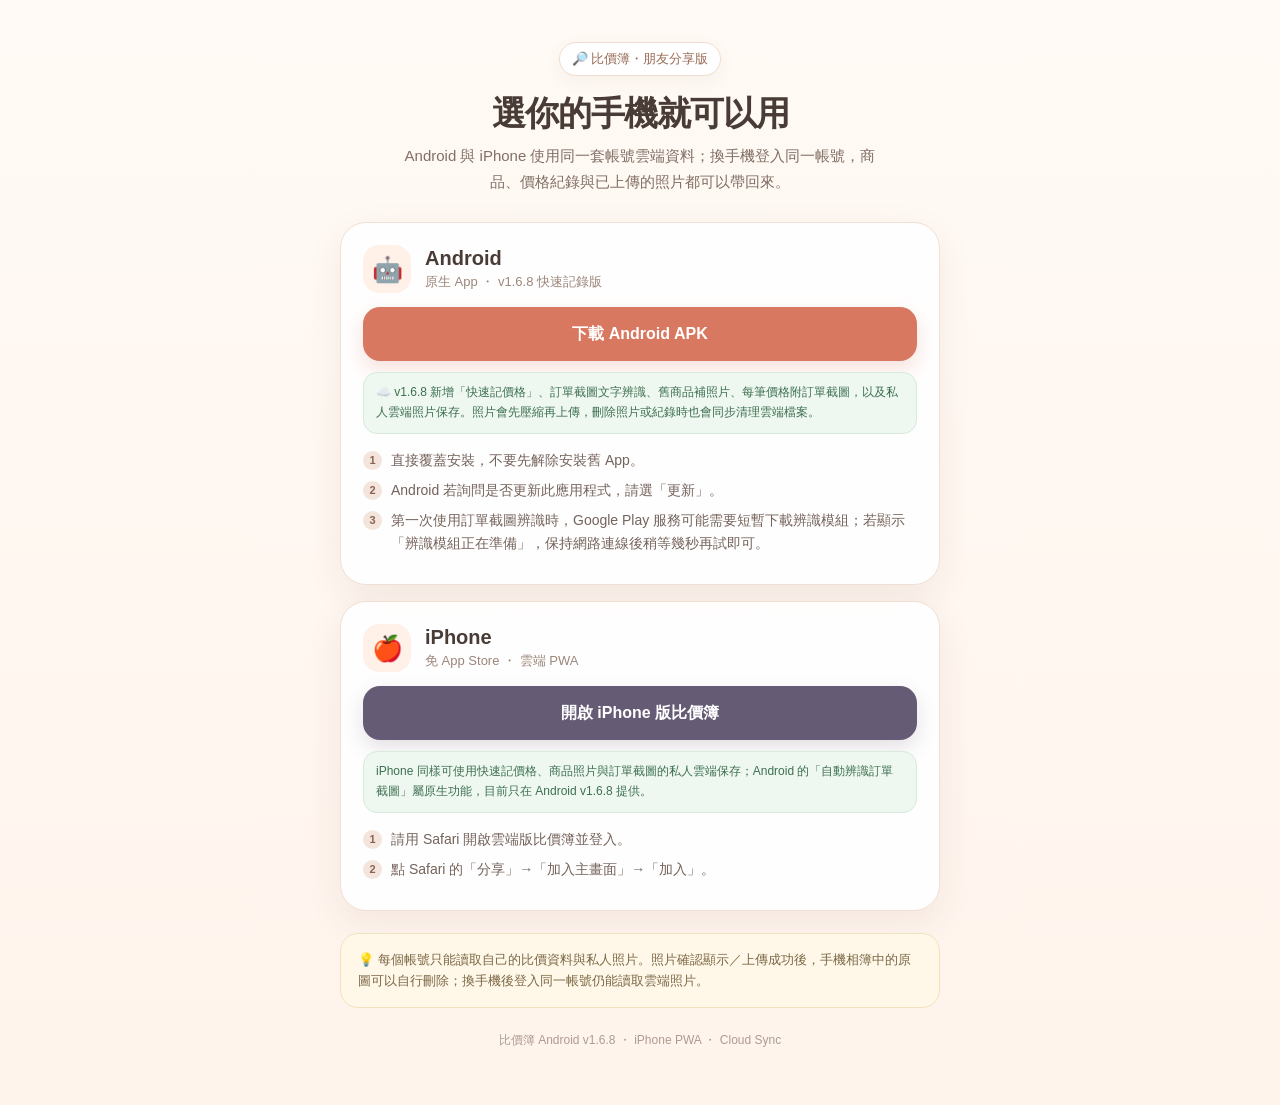
<file: download.html>
<!doctype html>
<html lang="zh-Hant">
<head>
  <meta charset="utf-8">
  <meta http-equiv="Cache-Control" content="no-cache, no-store, must-revalidate">
  <meta http-equiv="Pragma" content="no-cache">
  <meta http-equiv="Expires" content="0">
  <meta name="viewport" content="width=device-width,initial-scale=1,viewport-fit=cover">
  <meta name="theme-color" content="#FFF8F1">
  <title>比價簿｜下載與安裝</title>
  <style>
    *{box-sizing:border-box}
    body{margin:0;font-family:-apple-system,BlinkMacSystemFont,"Segoe UI","Noto Sans TC",sans-serif;background:linear-gradient(180deg,#fffaf5 0%,#fff4ec 100%);color:#493b35;min-height:100vh}
    .wrap{max-width:640px;margin:0 auto;padding:42px 20px 56px}.hero{text-align:center;margin-bottom:28px}
    .badge{display:inline-flex;align-items:center;gap:7px;padding:7px 12px;border-radius:999px;background:#fff;border:1px solid #f1ddd0;font-size:13px;color:#9a6d58;box-shadow:0 5px 18px rgba(115,77,56,.06)}
    h1{font-size:34px;line-height:1.15;margin:18px 0 10px;letter-spacing:-1px}.lead{margin:0 auto;color:#826f65;line-height:1.7;font-size:15px;max-width:500px}
    .card{background:rgba(255,255,255,.92);border:1px solid #f0dfd5;border-radius:26px;padding:22px;margin:16px 0;box-shadow:0 12px 36px rgba(100,67,49,.08)}
    .platform{display:flex;align-items:center;gap:14px;margin-bottom:14px}.icon{width:48px;height:48px;display:grid;place-items:center;border-radius:16px;background:#fff1e8;font-size:25px}
    .platform h2{font-size:20px;margin:0 0 3px}.sub{font-size:13px;color:#9b867a}.btn{display:flex;align-items:center;justify-content:center;text-decoration:none;width:100%;min-height:54px;border-radius:17px;font-weight:750;font-size:16px;margin-top:14px;transition:.15s transform}.btn:active{transform:scale(.985)}
    .android{background:#d97861;color:white;box-shadow:0 8px 20px rgba(217,120,97,.22)}.iphone{background:#665b75;color:white;box-shadow:0 8px 20px rgba(102,91,117,.18)}
    .steps{margin:15px 0 0;padding:0;list-style:none;counter-reset:item;color:#74635b;font-size:14px;line-height:1.65}.steps li{position:relative;padding-left:28px;margin:7px 0;counter-increment:item}.steps li:before{content:counter(item);position:absolute;left:0;top:2px;width:19px;height:19px;border-radius:50%;display:grid;place-items:center;background:#f4e5dc;color:#8d6250;font-size:11px;font-weight:700}
    .cloud{margin-top:11px;padding:10px 12px;border-radius:14px;background:#eef7f0;border:1px solid #d8eadc;color:#3d7050;font-size:12px;line-height:1.65}.note{margin-top:22px;padding:15px 17px;border-radius:18px;background:#fff8e9;border:1px solid #f1e1bc;color:#7c6846;font-size:13px;line-height:1.65}.version{text-align:center;color:#ad9b91;font-size:12px;margin-top:24px}
    @media(max-width:420px){.wrap{padding-top:30px}h1{font-size:30px}.card{padding:19px;border-radius:23px}}
  </style>
</head>
<body>
  <main class="wrap">
    <section class="hero">
      <div class="badge">🔎 比價簿・朋友分享版</div>
      <h1>選你的手機就可以用</h1>
      <p class="lead">Android 與 iPhone 使用同一套帳號雲端資料；換手機登入同一帳號，商品、價格紀錄與已上傳的照片都可以帶回來。</p>
    </section>

    <section class="card">
      <div class="platform"><div class="icon">🤖</div><div><h2>Android</h2><div class="sub">原生 App ・ v1.6.8 快速記錄版</div></div></div>
      <a class="btn android" href="https://izvrvlufxajezukyvgue.supabase.co/storage/v1/object/public/app-downloads/bijiabu-v1.6.8.apk">下載 Android APK</a>
      <div class="cloud">☁️ v1.6.8 新增「快速記價格」、訂單截圖文字辨識、舊商品補照片、每筆價格附訂單截圖，以及私人雲端照片保存。照片會先壓縮再上傳，刪除照片或紀錄時也會同步清理雲端檔案。</div>
      <ol class="steps"><li>直接覆蓋安裝，不要先解除安裝舊 App。</li><li>Android 若詢問是否更新此應用程式，請選「更新」。</li><li>第一次使用訂單截圖辨識時，Google Play 服務可能需要短暫下載辨識模組；若顯示「辨識模組正在準備」，保持網路連線後稍等幾秒再試即可。</li></ol>
    </section>

    <section class="card">
      <div class="platform"><div class="icon">🍎</div><div><h2>iPhone</h2><div class="sub">免 App Store ・ 雲端 PWA</div></div></div>
      <a class="btn iphone" href="./pricebook/">開啟 iPhone 版比價簿</a>
      <div class="cloud">iPhone 同樣可使用快速記價格、商品照片與訂單截圖的私人雲端保存；Android 的「自動辨識訂單截圖」屬原生功能，目前只在 Android v1.6.8 提供。</div>
      <ol class="steps"><li>請用 Safari 開啟雲端版比價簿並登入。</li><li>點 Safari 的「分享」→「加入主畫面」→「加入」。</li></ol>
    </section>

    <div class="note">💡 每個帳號只能讀取自己的比價資料與私人照片。照片確認顯示／上傳成功後，手機相簿中的原圖可以自行刪除；換手機後登入同一帳號仍能讀取雲端照片。</div>
    <div class="version">比價簿 Android v1.6.8 ・ iPhone PWA ・ Cloud Sync</div>
  </main>
</body>
</html>
</file>
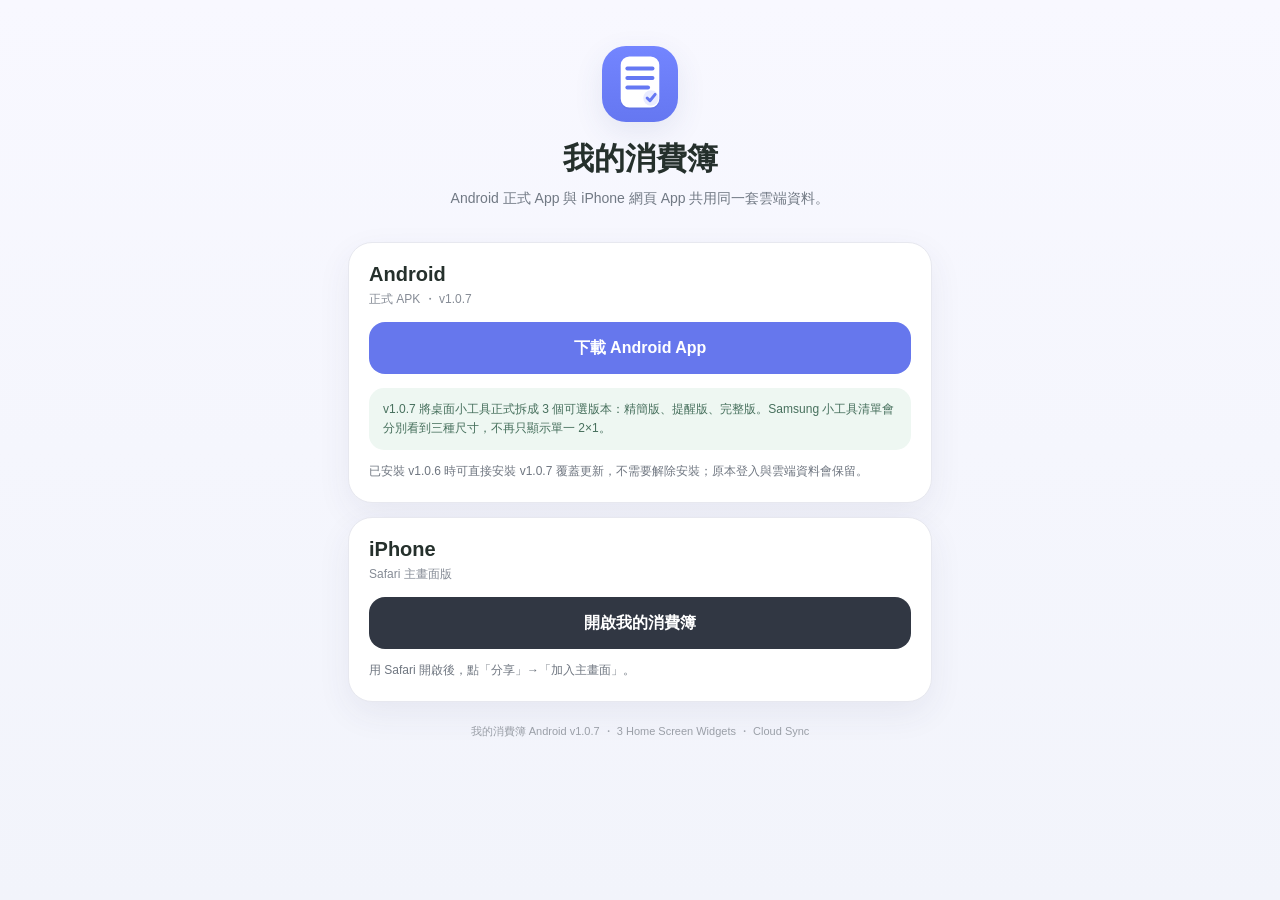
<file: spendbook/download.html>
<!doctype html>
<html lang="zh-Hant">
<head>
<meta charset="utf-8">
<meta name="viewport" content="width=device-width,initial-scale=1,viewport-fit=cover">
<meta http-equiv="Cache-Control" content="no-cache, no-store, must-revalidate">
<meta name="theme-color" content="#f6f7f4">
<title>我的消費簿｜下載</title>
<style>
*{box-sizing:border-box}body{margin:0;min-height:100vh;font-family:-apple-system,BlinkMacSystemFont,"Segoe UI","Noto Sans TC",sans-serif;background:linear-gradient(180deg,#f8f8ff,#f2f4fb);color:#25302c}.wrap{max-width:620px;margin:auto;padding:38px 18px 54px}.hero{text-align:center;padding:8px 6px 18px}.icon{width:76px;height:76px;border-radius:24px;margin:auto;display:grid;place-items:center;background:#eef0ff;box-shadow:0 10px 30px rgba(63,74,135,.10);overflow:hidden}.icon img{width:100%;height:100%;display:block}.hero h1{font-size:31px;margin:16px 0 7px}.hero p{margin:0;color:#717984;font-size:14px;line-height:1.65}.card{background:#fff;border:1px solid #e7e8ef;border-radius:24px;padding:20px;margin:14px 0;box-shadow:0 12px 34px rgba(50,58,95,.07)}.card h2{margin:0 0 5px;font-size:20px}.sub{color:#858b95;font-size:12px}.btn{display:flex;align-items:center;justify-content:center;width:100%;min-height:52px;border-radius:16px;text-decoration:none;font-weight:850;margin-top:14px}.android{background:#6677ed;color:#fff}.iphone{background:#313743;color:#fff}.note{font-size:12px;color:#6f7680;line-height:1.65;margin-top:12px}.safe{padding:12px 14px;border-radius:15px;background:#eef7f2;color:#47705d;font-size:12px;line-height:1.6;margin-top:14px}.version{text-align:center;font-size:11px;color:#9a9fa7;margin-top:22px}
</style>
</head>
<body>
<main class="wrap">
  <div class="hero"><div class="icon"><img src="./icon.svg?v=107" alt="我的消費簿"></div><h1>我的消費簿</h1><p>Android 正式 App 與 iPhone 網頁 App 共用同一套雲端資料。</p></div>
  <section class="card"><h2>Android</h2><div class="sub">正式 APK ・ v1.0.7</div><a class="btn android" href="https://izvrvlufxajezukyvgue.supabase.co/storage/v1/object/public/app-downloads/spendbook-v1.0.7.apk">下載 Android App</a><div class="safe">v1.0.7 將桌面小工具正式拆成 3 個可選版本：精簡版、提醒版、完整版。Samsung 小工具清單會分別看到三種尺寸，不再只顯示單一 2×1。</div><div class="note">已安裝 v1.0.6 時可直接安裝 v1.0.7 覆蓋更新，不需要解除安裝；原本登入與雲端資料會保留。</div></section>
  <section class="card"><h2>iPhone</h2><div class="sub">Safari 主畫面版</div><a class="btn iphone" href="./">開啟我的消費簿</a><div class="note">用 Safari 開啟後，點「分享」→「加入主畫面」。</div></section>
  <div class="version">我的消費簿 Android v1.0.7 ・ 3 Home Screen Widgets ・ Cloud Sync</div>
</main>
</body>
</html>
</file>
